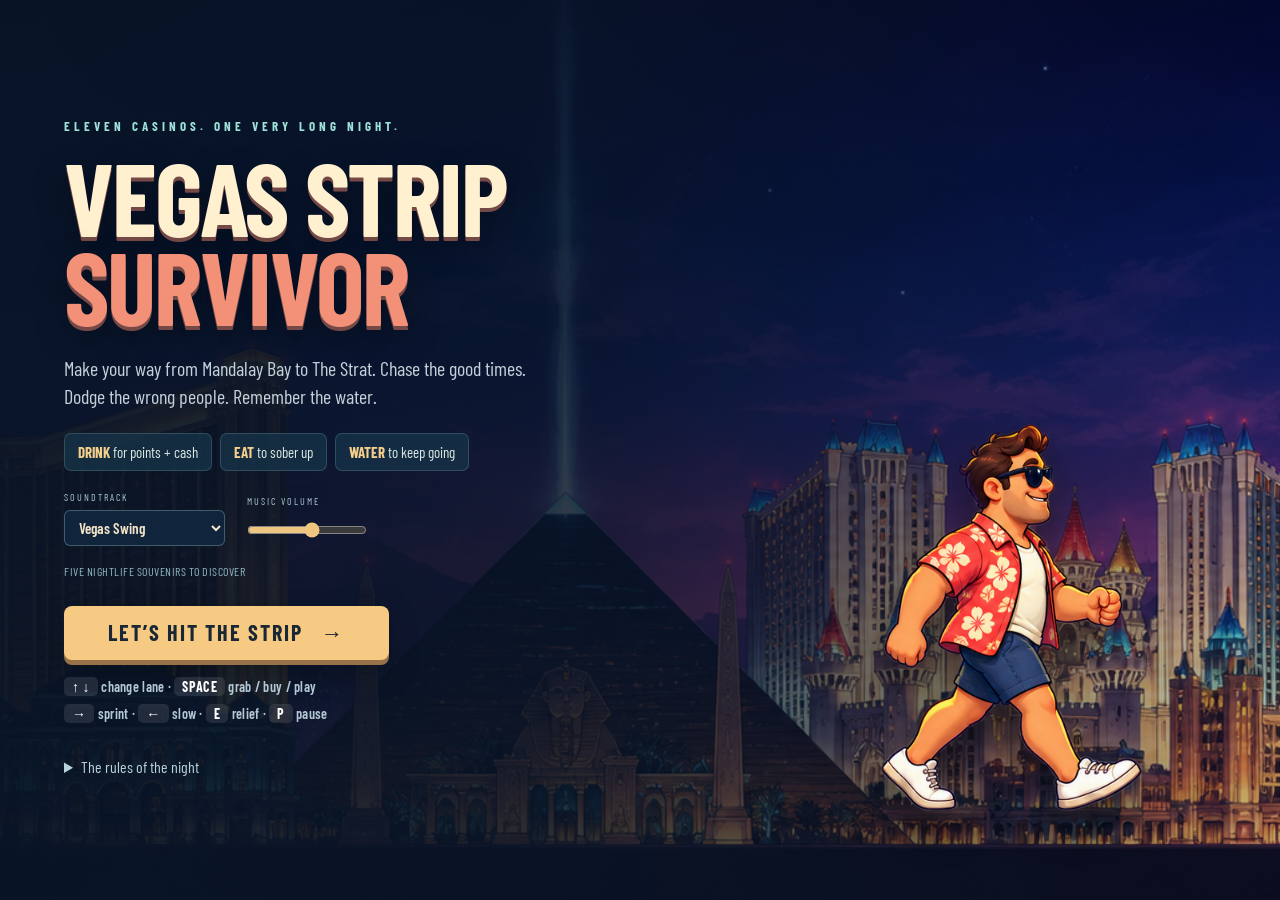
<file: index.html>
<!DOCTYPE html>
<html lang="en">
<head>
  <meta charset="UTF-8">
  <meta name="viewport" content="width=device-width, initial-scale=1.0">
  <meta http-equiv="refresh" content="0; url=./vegas-neon-redux.html">
  <meta name="description" content="Play Vegas Strip Survivor: dodge the crowds, collect drinks, and survive a night on the Strip.">
  <title>Vegas Strip Survivor</title>
  <style>
    body { margin: 0; min-height: 100vh; display: grid; place-items: center; background: #07030f; color: #fff; font-family: system-ui, sans-serif; }
    main { padding: 2rem; text-align: center; }
    h1 { color: #ffc233; }
    a { display: inline-block; padding: 1rem 1.5rem; border-radius: .75rem; background: #ff2d78; color: #fff; font-weight: 700; text-decoration: none; }
    a:focus-visible { outline: 3px solid #00e5ff; outline-offset: 4px; }
  </style>
</head>
<body>
  <main>
    <h1>Vegas Strip Survivor</h1>
    <p>Opening the game…</p>
    <a href="./vegas-neon-redux.html">Play now</a>
  </main>
</body>
</html>
</file>
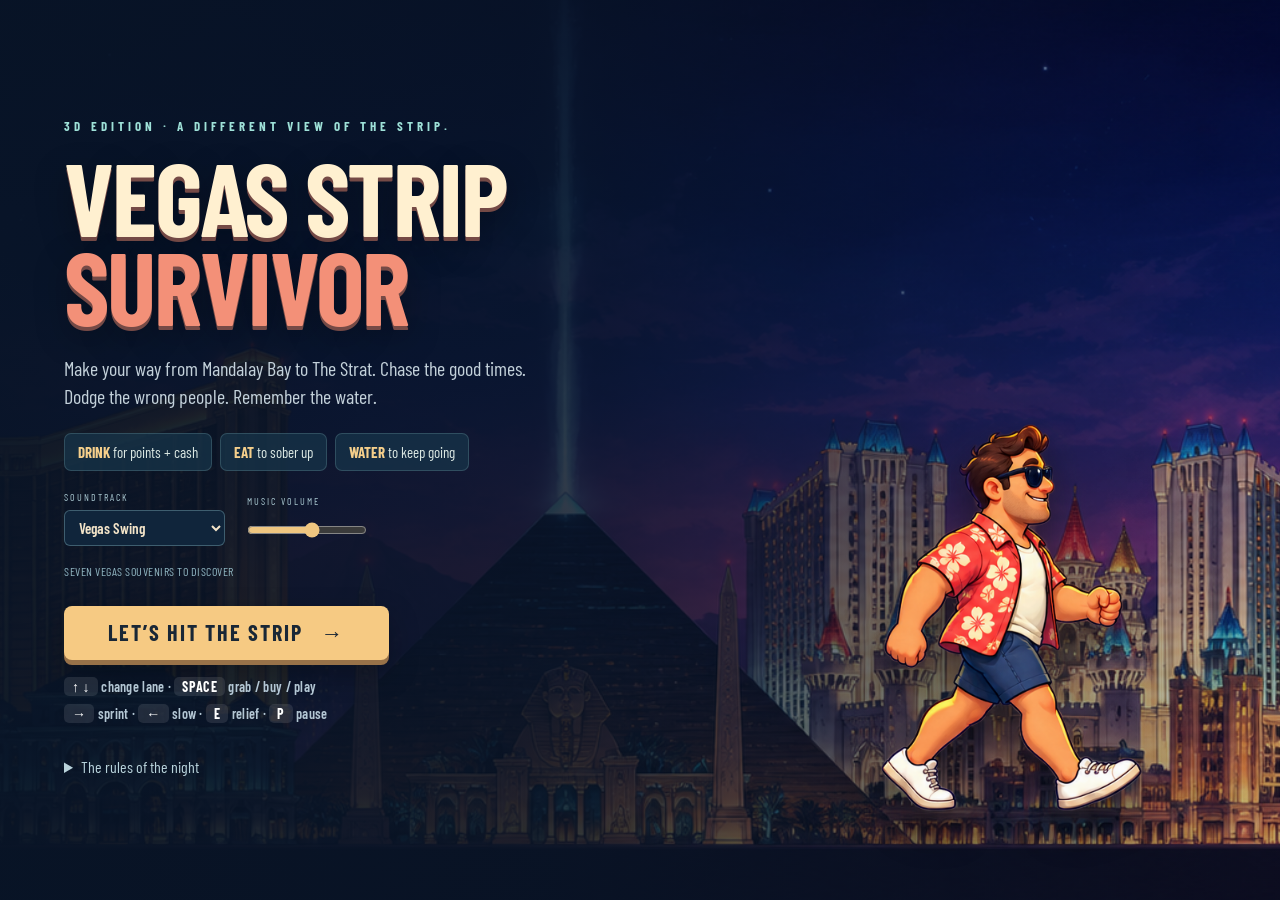
<file: vegas-3d.html>
<!DOCTYPE html>
<html lang="en">
<head>
<meta charset="UTF-8">
<meta name="viewport" content="width=device-width, initial-scale=1.0">
<title>Vegas Strip Survivor — 3D Edition</title>
<style>
  @import url('https://fonts.googleapis.com/css2?family=Monoton&family=Barlow+Condensed:wght@500;600;700&display=swap');

  :root {
    --neon-pink: #ff2d78;
    --neon-cyan: #00e5ff;
    --neon-gold: #ffc233;
    --sick-green: #7fff5a;
    --ink: #07030f;
    --panel: rgba(10, 5, 24, 0.72);
  }

  * { margin: 0; padding: 0; box-sizing: border-box; }

  html, body {
    height: 100%;
    background: var(--ink);
    overflow: hidden;
    font-family: 'Barlow Condensed', 'Arial Narrow', sans-serif;
    user-select: none;
  }

  canvas { display: block; width: 100vw; height: 100vh; touch-action: none; }

  /* ---------- HUD ---------- */
  #hud {
    position: fixed; inset: 0;
    pointer-events: none;
    z-index: 5;
    opacity: 0;
    transition: opacity 0.6s;
  }
  #hud.on { opacity: 1; }

  .meter-panel {
    position: absolute; top: 14px; left: 14px;
    background: var(--panel);
    border: 1px solid rgba(255, 45, 120, 0.35);
    border-radius: 10px;
    padding: 10px 14px 12px;
    backdrop-filter: blur(4px);
    min-width: 230px;
  }
  .meter { margin-bottom: 8px; }
  .meter:last-child { margin-bottom: 0; }
  .meter .lbl {
    display: flex; justify-content: space-between;
    font-size: 13px; font-weight: 700; letter-spacing: 2px;
    margin-bottom: 3px;
  }
  .meter .lbl .warn { font-weight: 600; opacity: 0; transition: opacity .3s; }
  .meter .lbl .warn.show { opacity: 1; animation: blink 0.7s infinite; }
  @keyframes blink { 50% { opacity: 0.25; } }
  .meter .track {
    height: 12px; border-radius: 6px;
    background: rgba(255,255,255,0.08);
    overflow: hidden;
  }
  .meter .fill { height: 100%; border-radius: 6px; transition: width .25s; }
  #drunk-lbl { color: var(--neon-pink); }
  #drunk-fill { background: linear-gradient(90deg, #ff8ab0, #ff2d78, #d40045); box-shadow: 0 0 10px #ff2d7890; width: 0%; }
  #hyd-lbl { color: var(--neon-cyan); }
  #hyd-fill { background: linear-gradient(90deg, #007a99, #00e5ff); box-shadow: 0 0 10px #00e5ff90; width: 100%; }
  #blad-lbl { color: #ffd24a; }
  #blad-fill { background: linear-gradient(90deg, #b8901f, #ffd24a); box-shadow: 0 0 10px #ffd24a90; width: 0%; }

  #score-panel {
    position: absolute; top: 14px; right: 14px;
    background: var(--panel);
    border: 1px solid rgba(255, 194, 51, 0.35);
    border-radius: 10px;
    padding: 8px 16px;
    text-align: right;
    backdrop-filter: blur(4px);
  }
  #score-val {
    font-size: 30px; font-weight: 700; color: var(--neon-gold);
    text-shadow: 0 0 12px rgba(255,194,51,0.6);
    line-height: 1;
  }
  #score-panel .sub {
    font-size: 12px; letter-spacing: 2px; color: #b9a8d8; font-weight: 600;
  }
  #tally {
    font-size: 14px; color: #d8ccf0; margin-top: 4px; letter-spacing: 1px;
  }

  #sick-banner {
    position: absolute; top: 110px; left: 50%; transform: translateX(-50%);
    font-size: 26px; font-weight: 700; letter-spacing: 6px;
    color: var(--sick-green);
    text-shadow: 0 0 18px var(--sick-green);
    opacity: 0; transition: opacity .3s;
  }
  #sick-banner.show { opacity: 1; animation: blink .5s infinite; }

  #buzz-banner {
    position: absolute; top: 150px; left: 50%; transform: translateX(-50%);
    font-size: 22px; font-weight: 700; letter-spacing: 5px;
    color: #8fd4ff;
    text-shadow: 0 0 16px #8fd4ff;
    opacity: 0; transition: opacity .3s;
  }
  #buzz-banner.show { opacity: 1; animation: blink .8s infinite; }
  .rule.r-pee { border-color: rgba(143,212,255,.4); } .rule.r-pee h3 { color: #8fd4ff; }

  /* ---------- Zone marquee card ---------- */
  #zone-card {
    position: absolute; top: 12%; left: 50%;
    transform: translateX(-50%) scale(0.85);
    text-align: center;
    opacity: 0;
    transition: opacity .5s, transform .5s;
    white-space: nowrap;
  }
  #zone-card.show { opacity: 1; transform: translateX(-50%) scale(1); }
  #zone-card .eyebrow {
    font-size: 14px; letter-spacing: 6px; color: #b9a8d8; font-weight: 600;
    margin-bottom: 2px;
  }
  #zone-card .name {
    font-family: 'Monoton', cursive;
    font-size: clamp(26px, 5vw, 52px);
    font-weight: 400;
    line-height: 1.15;
  }

  /* ---------- Progress bar ---------- */
  #progress {
    position: absolute; bottom: 16px; left: 50%;
    transform: translateX(-50%);
    width: min(680px, 78vw);
  }
  #progress .rail {
    position: relative;
    height: 6px; border-radius: 3px;
    background: rgba(255,255,255,0.1);
  }
  #progress .done {
    position: absolute; left: 0; top: 0; bottom: 0;
    border-radius: 3px; width: 0%;
    background: linear-gradient(90deg, var(--neon-pink), var(--neon-gold));
    box-shadow: 0 0 10px rgba(255,45,120,0.7);
    transition: width .3s;
  }
  #progress .ticks { position: absolute; inset: 0; }
  #progress .tick {
    position: absolute; top: 50%;
    width: 10px; height: 10px; border-radius: 50%;
    transform: translate(-50%, -50%);
    background: #241436;
    border: 2px solid #4a3466;
    transition: background .3s, border-color .3s, box-shadow .3s;
  }
  #progress .tick.hit {
    background: var(--neon-gold); border-color: #fff0c0;
    box-shadow: 0 0 8px var(--neon-gold);
  }
  #zone-now {
    text-align: center; margin-top: 9px;
    font-size: 14px; letter-spacing: 4px; font-weight: 700;
    color: #d8ccf0; text-shadow: 0 0 8px rgba(216,204,240,.4);
  }

  #hint {
    position: absolute; bottom: 16px; right: 16px;
    font-size: 12px; letter-spacing: 1.5px; color: #7a6a99; font-weight: 600;
  }

  /* ---------- Screens ---------- */
  .screen {
    position: fixed; inset: 0;
    display: flex; flex-direction: column;
    align-items: center; justify-content: center;
    background: radial-gradient(ellipse at 50% 120%, rgba(90,20,90,0.45), transparent 60%),
                linear-gradient(#07030f, #14082b);
    z-index: 10;
    text-align: center;
    padding: 24px;
    transition: opacity .5s;
  }
  .screen.hidden { opacity: 0; pointer-events: none; }

  .screen .eyebrow {
    font-size: 15px; letter-spacing: 8px; color: #b9a8d8;
    font-weight: 600; margin-bottom: 8px;
  }
  .title {
    font-family: 'Monoton', cursive;
    font-weight: 400;
    font-size: clamp(34px, 7vw, 76px);
    line-height: 1.15;
    color: var(--neon-pink);
    text-shadow: 0 0 14px rgba(255,45,120,.8), 0 0 50px rgba(255,45,120,.45);
    animation: buzz 4s infinite;
  }
  .title .alt {
    color: var(--neon-cyan);
    text-shadow: 0 0 14px rgba(0,229,255,.8), 0 0 50px rgba(0,229,255,.45);
  }
  @keyframes buzz {
    0%, 91%, 94%, 100% { opacity: 1; }
    92%, 95% { opacity: 0.65; }
  }
  .sub {
    margin-top: 10px; font-size: 18px; letter-spacing: 3px;
    color: #d8ccf0; font-weight: 600;
  }

  .rules {
    display: flex; gap: 14px; margin: 30px 0 8px;
    flex-wrap: wrap; justify-content: center;
  }
  .rule {
    background: var(--panel);
    border: 1px solid rgba(255,255,255,0.12);
    border-radius: 12px;
    padding: 14px 18px;
    width: 190px;
  }
  .rule .ico { font-size: 30px; }
  .rule h3 {
    font-size: 17px; letter-spacing: 2px; margin: 6px 0 4px; font-weight: 700;
  }
  .rule p { font-size: 14.5px; line-height: 1.35; color: #b9a8d8; font-weight: 500; }
  .rule.r-drink { border-color: rgba(255,194,51,.4); } .rule.r-drink h3 { color: var(--neon-gold); }
  .rule.r-food  { border-color: rgba(255,45,120,.4); } .rule.r-food h3 { color: var(--neon-pink); }
  .rule.r-water { border-color: rgba(0,229,255,.4); }  .rule.r-water h3 { color: var(--neon-cyan); }
  .rule.r-sick  { border-color: rgba(127,255,90,.4); } .rule.r-sick h3 { color: var(--sick-green); }

  .controls {
    margin-top: 14px; font-size: 15px; letter-spacing: 1px;
    color: #9d8cc0; font-weight: 600;
  }
  .controls b {
    color: #fff; background: rgba(255,255,255,0.1);
    padding: 1px 8px; border-radius: 5px; font-weight: 700;
  }

  .btn {
    margin-top: 26px;
    pointer-events: auto;
    cursor: pointer;
    font-family: 'Barlow Condensed', sans-serif;
    font-size: 22px; font-weight: 700; letter-spacing: 5px;
    color: #07030f;
    background: linear-gradient(90deg, var(--neon-gold), #ffd970);
    border: none; border-radius: 10px;
    padding: 13px 44px;
    box-shadow: 0 0 22px rgba(255,194,51,.55);
    transition: transform .15s, box-shadow .15s;
  }
  .btn:hover { transform: scale(1.05); box-shadow: 0 0 32px rgba(255,194,51,.8); }

  /* end screen */
  #end-title { font-family: 'Monoton', cursive; font-weight: 400; font-size: clamp(30px, 6vw, 64px); line-height: 1.15; }
  #end-title.win  { color: var(--neon-gold); text-shadow: 0 0 16px rgba(255,194,51,.8), 0 0 55px rgba(255,194,51,.4); }
  #end-title.lose { color: var(--neon-pink); text-shadow: 0 0 16px rgba(255,45,120,.8), 0 0 55px rgba(255,45,120,.4); }
  #end-sub { margin-top: 12px; font-size: 19px; color: #d8ccf0; letter-spacing: 2px; font-weight: 600; max-width: 560px; }
  #end-stats {
    margin-top: 24px;
    background: var(--panel);
    border: 1px solid rgba(255,255,255,0.12);
    border-radius: 12px;
    padding: 16px 26px;
    min-width: 300px;
  }
  #end-stats .row {
    display: flex; justify-content: space-between; gap: 40px;
    font-size: 17px; padding: 4px 0; letter-spacing: 1px; font-weight: 600;
    color: #d8ccf0;
  }
  #end-stats .row b { color: var(--neon-gold); font-weight: 700; }
  #end-stats .row.total {
    border-top: 1px solid rgba(255,255,255,0.15);
    margin-top: 6px; padding-top: 9px; font-size: 20px;
  }

  #cash-val {
    font-size: 20px; font-weight: 700; color: #3dff8f;
    text-shadow: 0 0 10px rgba(61,255,143,.5);
    margin-top: 2px; line-height: 1;
  }
  #cash-val.low {   /* below fine money: one ticket ends the night */
    color: #ff5c5c;
    text-shadow: 0 0 10px rgba(255,92,92,.6);
    animation: cashPulse 0.9s infinite;
  }
  @keyframes cashPulse { 50% { opacity: 0.4; } }
  #combo-val {
    font-size: 15px; font-weight: 700; color: var(--neon-pink);
    text-shadow: 0 0 8px rgba(255,45,120,.5);
    margin-top: 5px; letter-spacing: 1px;
    transition: opacity .3s;
  }
  #lastcall-val {
    font-size: 12.5px; font-weight: 600; color: var(--neon-gold);
    letter-spacing: 1px; margin-top: 2px;
  }

  /* ---------- slot machine screen ---------- */
  #slot-screen { background: rgba(5,2,16,0.82); }
  #slot-panel {
    background: linear-gradient(#241238, #140a24);
    border: 2px solid rgba(255,194,51,.55);
    border-radius: 18px;
    box-shadow: 0 0 44px rgba(255,194,51,.22);
    padding: 24px 34px 26px;
    width: min(440px, 94vw);
    text-align: center;
  }
  #slot-marquee {
    font-family: 'Monoton', cursive; font-weight: 400;
    font-size: 32px; color: var(--neon-gold);
    text-shadow: 0 0 14px rgba(255,194,51,.8);
  }
  #slot-reels { display: flex; gap: 12px; justify-content: center; margin: 18px 0 14px; }
  .reel {
    width: 84px; height: 96px; border-radius: 10px;
    background: linear-gradient(#f8f4ea, #cfc6b2);
    border: 3px solid #8a6a20;
    font-size: 50px; line-height: 92px; text-align: center;
  }
  .reel.spin { filter: blur(1.2px); }
  #slot-msg { min-height: 26px; font-size: 20px; font-weight: 700; letter-spacing: 1px; color: #d8ccf0; }
  #slot-pay { font-size: 13.5px; color: #9d8cc0; letter-spacing: 0.5px; margin-top: 7px; font-weight: 600; }
  #slot-cash {
    font-size: 24px; font-weight: 700; color: #3dff8f; margin-top: 10px;
    text-shadow: 0 0 10px rgba(61,255,143,.5);
  }
  #slot-hyd-wrap { height: 8px; background: rgba(255,255,255,.1); border-radius: 4px; margin-top: 12px; overflow: hidden; }
  #slot-hyd { height: 100%; width: 100%; background: linear-gradient(90deg, #007a99, #00e5ff); border-radius: 4px; }
  #slot-hyd-lbl { font-size: 11.5px; letter-spacing: 2px; color: #00e5ff; margin-top: 5px; font-weight: 600; }
  #slot-btns { display: flex; gap: 12px; justify-content: center; margin-top: 16px; }
  #slot-btns .btn { margin-top: 0; padding: 10px 24px; font-size: 17px; letter-spacing: 3px; }
  #slot-btns .btn.ghost {
    background: transparent; color: #d8ccf0;
    border: 1px solid rgba(255,255,255,.3); box-shadow: none;
  }
  .rule.r-slots { border-color: rgba(255,194,51,.4); } .rule.r-slots h3 { color: var(--neon-gold); }
  .rule.r-ride  { border-color: rgba(255,143,61,.4); } .rule.r-ride h3 { color: #ff8f3d; }
  .rule.r-danger { border-color: rgba(200,162,255,.4); } .rule.r-danger h3 { color: #c8a2ff; }

  @media (prefers-reduced-motion: reduce) {
    .title { animation: none; }
    #sick-banner.show, .meter .lbl .warn.show { animation: none; }
  }
</style>
<link rel="stylesheet" href="redesign-ui.css">
<link rel="stylesheet" href="vegas-detours.css">
<link rel="stylesheet" href="vegas-rides.css">
<link rel="stylesheet" href="vegas-viewport-3d.css">
</head>
<body>
<div id="viewport-footer-size" aria-hidden="true"></div>
<canvas id="game" tabindex="0" aria-label="Vegas Strip Survivor game. Arrow keys move, space grabs, P pauses."></canvas>

<div id="hud">
  <div class="meter-panel">
    <div class="meter">
      <div class="lbl" id="drunk-lbl"><span>DRUNK <span class="meter-value" id="drunk-num">0</span></span><span class="warn" id="drunk-warn">EAT SOMETHING!</span></div>
      <div class="track"><div class="fill" id="drunk-fill"></div></div>
    </div>
    <div class="meter">
      <div class="lbl" id="hyd-lbl"><span>HYDRATION <span class="meter-value" id="hyd-num">100</span></span><span class="warn" id="hyd-warn">DRINK WATER!</span></div>
      <div class="track"><div class="fill" id="hyd-fill"></div></div>
    </div>
    <div class="meter">
      <div class="lbl" id="blad-lbl"><span>BLADDER <span class="meter-value" id="blad-num">0</span></span><span class="warn" id="blad-warn">FIND A SPOT! (E)</span></div>
      <div class="track"><div class="fill" id="blad-fill"></div></div>
    </div>
  </div>

  <div id="score-panel">
    <div id="score-val">0</div>
    <div class="sub">SCORE</div>
    <div id="cash-val">$50</div>
    <div class="sub">CASH</div>
    <div id="combo-val">COMBO ×1</div>
    <div id="lastcall-val">LAST CALL +1000</div>
    <div id="tally">🍸 0 &nbsp; 🌮 0 &nbsp; 💧 0</div>
  </div>

  <div id="hud-actions"><button class="hud-button" id="pause-btn" aria-label="Pause game">PAUSE</button><button class="hud-button" id="mute-btn" aria-label="Mute audio">SOUND ON</button><button class="hud-button" id="music-btn">♫ VEGAS SWING</button></div>
  <div id="sick-banner">🤢 YOU FEEL SICK 🤢</div>
  <div id="buzz-banner">🥱 TOO SOBER — THIS IS VEGAS 🥱</div>

  <div id="zone-card">
    <div class="eyebrow">NOW ENTERING</div>
    <div class="name" id="zone-name"></div>
  </div>

  <div id="progress">
    <div class="rail">
      <div class="done" id="prog-done"></div>
      <div class="ticks" id="prog-ticks"></div>
    </div>
    <div id="zone-now"></div>
  </div>

  <div id="detour-status" hidden></div>
  <div id="hint">↑↓ MOVE &nbsp; SPACE GRAB &nbsp; E PEE &nbsp; → SPRINT &nbsp; ← SLOW &nbsp; M MUTE &nbsp; P PAUSE</div>
</div>

<div class="screen hidden" id="slot-screen">
  <div id="slot-panel">
    <div id="slot-marquee">LUCKY 7</div>
    <div id="slot-reels">
      <div class="reel" id="reel0">7️⃣</div>
      <div class="reel" id="reel1">🍒</div>
      <div class="reel" id="reel2">🔔</div>
    </div>
    <div id="slot-msg">$25 a pull. Feeling lucky?</div>
    <div id="slot-pay">7️⃣×3 $500 &nbsp; 💎×3 $300 &nbsp; 🔔×3 $150 &nbsp; 🍒×3 $100 &nbsp; ⭐×3 $75 &nbsp; 🍋×3 $50 &nbsp; pair $35</div>
    <div id="slot-cash">CASH $50</div>
    <div id="slot-clock">LAST CALL 4:54</div>
    <div id="slot-hyd-wrap"><div id="slot-hyd"></div></div>
    <div id="slot-hyd-lbl">HYDRATION KEEPS DRAINING — THE DESERT DOESN'T PAUSE</div>
    <div id="slot-btns">
      <button class="btn" id="pull-btn">PULL — $25 (SPACE)</button>
      <button class="btn ghost" id="leave-btn">WALK AWAY (ESC)</button>
    </div>
  </div>
</div>

<div class="screen hidden" id="detour-screen" role="dialog" aria-modal="true" aria-labelledby="detour-title" aria-describedby="detour-story">
  <div id="detour-panel">
    <div class="detour-art-wrap"><div id="detour-art" role="img" aria-label="Illustrated Vegas detour"></div><canvas id="ride-preview" width="640" height="640" role="img" aria-label="Animated Vegas attraction" hidden></canvas><div class="detour-art-caption">A NIGHT TO REMEMBER. SORT OF.</div></div>
    <div class="detour-content">
      <div id="detour-tag"></div><h2 id="detour-title" tabindex="-1"></h2><p id="detour-story"></p>
      <div class="detour-meters"><div><span>CASH</span><b id="detour-cash"></b></div><div><span>DRUNK</span><b id="detour-drunk"></b></div><div><span>WATER</span><b id="detour-hyd"></b></div><div><span>LAST CALL</span><b id="detour-clock"></b></div></div>
      <p id="detour-note"></p>
      <div id="detour-controls">
        <button class="detour-choice" id="detour-choice-0" type="button"><b id="detour-label-0"></b><span id="detour-effect-0"></span><em id="detour-warning-0"></em></button>
        <button class="detour-choice" id="detour-choice-1" type="button"><b id="detour-label-1"></b><span id="detour-effect-1"></span><em id="detour-warning-1"></em></button>
        <button class="detour-choice" id="detour-choice-2" type="button"><b id="detour-label-2"></b><span id="detour-effect-2"></span><em id="detour-warning-2"></em></button>
        <div class="detour-key-help">TAB to choose · ENTER to confirm · ESC focuses the free exit</div>
      </div>
      <button class="btn" id="ride-skip" type="button" hidden>SKIP TO ARRIVAL →</button>
      <div id="detour-result" hidden aria-live="polite"><div id="detour-souvenir"></div><p id="detour-summary"></p><button class="btn" id="detour-continue">BACK TO THE STRIP →</button></div>
    </div>
  </div>
</div>

<div class="screen" id="start-screen">
  <div class="intro-character" aria-hidden="true"></div>
  <div class="intro-copy">
    <div class="intro-kicker">3D EDITION · A DIFFERENT VIEW OF THE STRIP.</div>
    <h1 class="intro-title">Vegas Strip<br><span>Survivor</span></h1>
    <p class="intro-desc">Make your way from Mandalay Bay to The Strat. Chase the good times. Dodge the wrong people. Remember the water.</p>
    <div class="intro-loop"><span><b>DRINK</b> for points + cash</span><span><b>EAT</b> to sober up</span><span><b>WATER</b> to keep going</span></div>
    <div class="music-settings">
      <label for="music-style">SOUNDTRACK
        <select id="music-style"><option value="swing">Vegas Swing</option><option value="funk">Poolside Funk</option><option value="lounge">After Hours Lounge</option><option value="off">Off</option></select>
      </label>
      <label for="music-volume">MUSIC VOLUME
        <input id="music-volume" type="range" min="0" max="100" value="55" aria-label="Music volume">
      </label>
    </div>
    <div id="best-line"></div>
    <div id="souvenir-line"></div>
    <button class="btn" id="start-btn">LET’S HIT THE STRIP &nbsp; →</button>
    <div class="controls" id="start-controls"><b>↑ ↓</b> change lane · <b>SPACE</b> grab / buy / play<br><b>→</b> sprint · <b>←</b> slow · <b>E</b> relief · <b>P</b> pause</div>
    <details class="how-to">
      <summary>The rules of the night</summary>
      <p><b>Keep a little buzz.</b> Drinks earn points, cash and a combo multiplier. Too much booze means blackout; stay sober too long and your score starts slipping. Food lowers your drunk meter. Water restores hydration.</p>
      <p><b>Watch the crowd.</b> Dodge flyers, showgirls, mascots, scooters and pickpockets. Three hits in twelve seconds ends your night. A second police collision, riding into a cop, or bumping one at 60+ drunk means arrest.</p>
      <p><b>Spend wisely.</b> Water carts cost $20, food costs $35, slots cost $25 a pull. Your last-call clock and hydration keep draining while you gamble. Drinks fill your bladder; E takes a relief break. A cop on screen means a $75 fine. If you can’t pay, you’re done.</p>
      <p><b>Take a detour.</b> Look for STORY doorways: a champagne club, wedding chapel, buffet, pool party, and casino security. Press SPACE nearby to visit. At 70+ drunk you may stumble into the club. Choices show their costs; nothing is purchased automatically. Look for RIDE entrances for the High Roller and the Big Apple Coaster at New York–New York. Collect seven souvenirs across your runs. Ride prices are fictional game prices.</p>
      <p><b>The night keeps going.</b> Reach The Strat to bank a lap bonus. The next lap is faster and busier. Wheels help you move quickly, but one collision means a wipeout.</p>
    </details>
  </div>
</div>

<div class="screen hidden" id="end-screen">
  <div id="end-title"></div>
  <div id="end-sub"></div>
  <div id="end-stats"></div>
  <button class="btn" id="retry-btn">WALK IT AGAIN</button>
</div>

<script src="vegas-art-3d.js"></script>
<script src="vegas-music.js"></script>
<script src="vegas-rides.js"></script>
<script src="vegas-detours-3d.js"></script>
<script>
'use strict';

/* =========================================================
   Vegas Strip Survivor — Neon Redux
   Single-file canvas side-scroller.
   ========================================================= */

const canvas = document.getElementById('game');
const ctx = canvas.getContext('2d');
let W = 0, H = 0, DPR = 1;

function resize() {
  const view = window.visualViewport;
  const visibleWidth = view?.width || window.innerWidth;
  const visibleHeight = view?.height || window.innerHeight;
  const footer = document.getElementById('viewport-footer-size').getBoundingClientRect().height;
  DPR = Math.min(window.devicePixelRatio || 1, 2);
  W = Math.max(1, visibleWidth);
  H = Math.max(1, visibleHeight - Math.max(48, footer));
  const style = document.documentElement.style;
  style.setProperty('--view-width', W + 'px');
  style.setProperty('--view-height', visibleHeight + 'px');
  style.setProperty('--play-height', H + 'px');
  style.setProperty('--view-left', (view?.offsetLeft || 0) + 'px');
  style.setProperty('--view-top', (view?.offsetTop || 0) + 'px');
  canvas.width = Math.round(W * DPR);
  canvas.height = Math.round(H * DPR);
  ctx.setTransform(DPR, 0, 0, DPR, 0, 0);
}
window.addEventListener('resize', resize);
window.visualViewport?.addEventListener('resize', resize);
window.visualViewport?.addEventListener('scroll', resize);
resize();

const REDUCED_MOTION = window.matchMedia('(prefers-reduced-motion: reduce)').matches;

/* ---------- deterministic pseudo-random (stable scenery) ---------- */
function rnd(seed) {
  const x = Math.sin(seed * 127.1 + 311.7) * 43758.5453;
  return x - Math.floor(x);
}

/* ---------- config ---------- */
const TOTAL = 30000;              // world length in px
const BASE_SPEED = 150;           // walk speed px/s
const ROWS = [                    // sidewalk depth rows: far -> near
  { yf: 0.720, s: 0.72 },
  { yf: 0.815, s: 0.94 },
  { yf: 0.910, s: 1.16 },
];
const PLAYER_SCREEN_X = 0.30;     // player's fixed fraction of screen width

const ZONES = [   // haz = hazard-density personality per zone
  { name: 'MANDALAY BAY',   color: '#ffc233', haz: 0.75 },
  { name: 'LUXOR',          color: '#e8d9a0', haz: 0.85 },
  { name: 'EXCALIBUR',      color: '#ff5c5c', haz: 0.9  },
  { name: 'MGM GRAND',      color: '#3dff8f', haz: 1.0  },
  { name: 'BELLAGIO',       color: '#8fd4ff', haz: 0.9  },
  { name: 'CAESARS PALACE', color: '#fff2c0', haz: 1.05 },
  { name: 'THE VENETIAN',   color: '#ffb066', haz: 1.1  },
  { name: 'TREASURE ISLAND',color: '#ff8f3d', haz: 1.15 },
  { name: 'WYNN',           color: '#d9a05c', haz: 1.2  },
  { name: 'CIRCUS CIRCUS',  color: '#ff5cd9', haz: 1.5  },
  { name: 'THE STRAT',      color: '#00e5ff', haz: 1.25 },
];
const ZONE_LEN = TOTAL / ZONES.length;

const DRINKS = [
  { id: 'beer',      name: 'Draft Beer',      pts: 50,  drunk: 8,  hyd: 7,  glass: 'mug',       c: '#ffc233' },
  { id: 'marg',      name: 'Margarita',       pts: 80,  drunk: 12, hyd: 9,  glass: 'marg',      c: '#aaff66' },
  { id: 'martini',   name: 'Martini',         pts: 100, drunk: 15, hyd: 10, glass: 'martini',   c: '#d8f7ff' },
  { id: 'shot',      name: 'Tequila Shot',    pts: 130, drunk: 20, hyd: 12, glass: 'shot',      c: '#ffdf80' },
  { id: 'hurricane', name: 'Hurricane',       pts: 90,  drunk: 13, hyd: 9,  glass: 'hurricane', c: '#ff5c8a' },
  { id: 'champ',     name: 'Champagne',       pts: 110, drunk: 14, hyd: 9,  glass: 'flute',     c: '#ffe9a0' },
  { id: 'wine',      name: 'Red Wine',        pts: 70,  drunk: 11, hyd: 8,  glass: 'wine',      c: '#c03060' },
  { id: 'tiki',      name: 'Tiki Mai Tai',    pts: 95,  drunk: 13, hyd: 9,  glass: 'tiki',      c: '#ff9f45' },
  { id: 'fishbowl',  name: 'Fishbowl',        pts: 150, drunk: 22, hyd: 14, glass: 'bowl',      c: '#45c8ff' },
  { id: 'tallboy',   name: 'Tallboy',         pts: 55,  drunk: 9,  hyd: 7,  glass: 'can',       c: '#c0c8d8' },
  { id: 'oldfash',   name: 'Old Fashioned',   pts: 105, drunk: 14, hyd: 10, glass: 'rocks',     c: '#e08830' },
  { id: 'daiquiri',  name: 'Frozen Daiquiri', pts: 85,  drunk: 12, hyd: 8,  glass: 'daiq',      c: '#ff6fb0' },
];

const FOODS = [
  { id: 'taco',   name: 'Street Taco',     pts: 15, drunk: -18, kind: 'taco'   },
  { id: 'pizza',  name: 'Dollar Slice',    pts: 15, drunk: -16, kind: 'pizza'  },
  { id: 'shrimp', name: 'Shrimp Cocktail', pts: 20, drunk: -14, kind: 'shrimp' },
  { id: 'burger', name: 'Casino Burger',   pts: 20, drunk: -24, kind: 'burger' },
];

const WATER = { pts: 10, hyd: 32 };

const HAZARDS = [   // each has a signature consequence (see collision switch)
  { id: 'flyer',    name: 'Flyer Guy',        walk: 70,  w: 34 },   // hands full 3s
  { id: 'showgirl', name: 'Showgirl',         walk: 45,  w: 40 },   // controls reversed 2.5s
  { id: 'mascot',   name: 'Costumed Character', walk: 32, w: 46 },  // $10 photo fee
  { id: 'tourist',  name: 'Drunk Tourist',    walk: 55,  w: 38 },   // shove + spill
  { id: 'robot',    name: 'Street Performer', walk: 0,   w: 34 },   // classic block
  { id: 'cop',      name: 'LVPD Officer',     walk: 38,  w: 36 },   // tickets public urination
  { id: 'scooter',  name: 'Scooter Tourist',  walk: 195, w: 42 },   // flattens you; speed varies per spawn, half swerve
  { id: 'thief',    name: 'Pickpocket',       walk: 85,  w: 34 },   // steals ALL your cash
];

const RIDES = [   // grabbable wheels: huge speed, but hazards close fast and one hit is a wipeout
  { id: 'skate', name: 'Skateboard', mult: 1.9, time: 9,   c: '#ff8f3d' },
  { id: 'bike',  name: 'BMX Bike',   mult: 2.4, time: 6.5, c: '#3dff8f' },
];

/* ---------- tiny synth ---------- */
let ac = null, muted = false;
function audio() {
  if (!ac) { try { ac = new (window.AudioContext || window.webkitAudioContext)(); } catch (e) {} }
  return ac;
}
function tone(f0, f1, dur, type, gain) {
  const a = audio();
  if (!a || muted) return;
  const o = a.createOscillator(), g = a.createGain();
  o.type = type; o.frequency.setValueAtTime(f0, a.currentTime);
  o.frequency.exponentialRampToValueAtTime(Math.max(f1, 1), a.currentTime + dur);
  g.gain.setValueAtTime(gain, a.currentTime);
  g.gain.exponentialRampToValueAtTime(0.0001, a.currentTime + dur);
  o.connect(g); g.connect(a.destination);
  o.start(); o.stop(a.currentTime + dur);
}
const sfx = {
  drink: () => { tone(520, 880, 0.16, 'triangle', 0.12); tone(780, 1200, 0.12, 'sine', 0.06); },
  food:  () => tone(300, 420, 0.15, 'square', 0.07),
  water: () => { tone(700, 500, 0.10, 'sine', 0.10); tone(900, 650, 0.14, 'sine', 0.06); },
  hit:   () => { tone(160, 60, 0.25, 'sawtooth', 0.14); },
  sick:  () => tone(220, 110, 0.5, 'square', 0.06),
  zone:  () => { tone(660, 660, 0.1, 'triangle', 0.08); setTimeout(() => tone(880, 880, 0.16, 'triangle', 0.08), 110); },
  win:   () => { [523, 659, 784, 1047].forEach((f, i) => setTimeout(() => tone(f, f, 0.22, 'triangle', 0.12), i * 140)); },
  lose:  () => { [392, 330, 262, 196].forEach((f, i) => setTimeout(() => tone(f, f * 0.9, 0.3, 'sawtooth', 0.09), i * 180)); },
  noCash: () => tone(150, 100, 0.2, 'square', 0.08),
  siren: () => { [880, 660, 880, 660].forEach((f, i) => setTimeout(() => tone(f, f, 0.16, 'square', 0.07), i * 180)); },
  relief: () => tone(620, 280, 0.7, 'sine', 0.07),
  accident: () => { [320, 260, 210, 150].forEach((f, i) => setTimeout(() => tone(f, f * 0.8, 0.22, 'sawtooth', 0.08), i * 150)); },
};

/* Music arrangements and scheduler live in vegas-music.js. */

/* ---------- game state ---------- */
let game = null;
let phase = 'start';   // start | play | slots | detour | end
let paused = false;
const HS_KEY = 'vss-3d-best';
let bestScore = 0;
try { bestScore = +(localStorage.getItem(HS_KEY) || 0); } catch (e) {}

function newGame() {
  const g = {
    x: 0,                    // player world x
    row: 1, rowY: 1,         // target row / interpolated row
    speed: BASE_SPEED,
    drunk: 0, hyd: 100,
    bladder: 0, peeing: 0, peeTicketed: false,
    soberT: 0, buzzkill: false,
    handsFull: 0, dazzled: 0,
    combo: 1, bestCombo: 1,
    lastCall: 1000, lastCallWarned: false,
    runTime: 0,
    lap: 1,
    riding: 0, ride: null,
    recentHits: [],          // hit timestamps for the 12s trample window
    copStrikes: 0,           // sober cop bumps; 2 = arrested (persists across laps)
    cash: 50, slotNet: 0,
    detour: null, nextDetourAt: 18, autoClubLap: 0, vipTime: 0, souvenirs: new Set(),
    sick: false,
    score: 0,
    stagger: 0, invuln: 0,
    walkPhase: 0,
    counts: { drink: 0, food: 0, water: 0, hits: 0, pees: 0, accidents: 0, tickets: 0, detours: 0 },
    entities: [],            // {kind:'drink'|'food'|'water'|'hazard'|'slot'|'vendor', worldX, row, type, t, dead}
    particles: [],           // {x,y,vx,vy,life,text?,c,r?}
    taxis: [],
    spawnCursor: 900,
    lastHazardRow: -1,
    lastWaterX: 0, lastFoodX: 0, lastRideX: 0,   // director bookkeeping
    grabTarget: null,
    zoneIdx: -1,
    time: 0,
    shake: 0,
    over: null,              // 'blackout' | 'collapse' | 'arrested' | 'broke' | 'trampled' (no win — the Strip loops forever)
  };
  buildStrip(g);
  return g;
}

// pre-placed fixtures for one pass of the Strip (fresh each lap)
function buildStrip(g) {
  // slot machines outside every casino (zone boundaries), against the buildings (row 0)
  const slotXs = [];
  for (let i = 1; i < ZONES.length; i++) {
    const sx2 = i * ZONE_LEN + 450;
    slotXs.push(sx2);
    g.entities.push({ kind: 'slot', worldX: sx2, row: 0, t: Math.random() * 10, dead: false, seed: i });
  }
  // vendor carts, alternating water/food, nudged clear of slot machines
  let vx = 1600, vi = 0;
  while (vx < TOTAL - 800) {
    let x = vx;
    for (const sx2 of slotXs) if (Math.abs(x - sx2) < 420) x += 480;
    const item = vi % 2 === 0 ? 'water' : 'food';
    g.entities.push({
      kind: 'vendor', worldX: x, row: 0, t: 0, dead: false, item,
      price: item === 'water' ? 20 : 35,
      food: FOODS[vi % FOODS.length],
    });
    vi++;
    vx += 2300 + (vi % 3) * 260;
  }
  buildDetourStops(g);
}

/* ---------- input ---------- */
const keys = {};
window.addEventListener('keydown', (e) => {
  if (phase === 'detour') { handleDetourKey(e); return; }
  if (e.target?.closest?.('select, input')) return;
  if (e.target?.closest?.('button, summary') && (e.key === ' ' || e.key === 'Enter')) return;
  if (['ArrowUp','ArrowDown','ArrowLeft','ArrowRight',' '].includes(e.key)) e.preventDefault();
  const k = e.key.toLowerCase();
  if (k === 'm') { if (!e.repeat) toggleMute(); return; }
  if (k === 'p' && phase === 'play') { if (!e.repeat) togglePause(); return; }
  if (phase === 'slots') {
    if (k === ' ') slotPull();
    if (k === 'escape' || k === 'enter') exitSlots();
    return;
  }
  if (phase === 'start' && (k === 'enter' || k === ' ')) { startGame(); return; }
  if (phase === 'end' && (k === 'enter' || k === ' ')) { startGame(); return; }
  if (keys[k]) return;
  keys[k] = true;
  if (phase === 'play' && !paused && k === ' ') { tryGrab(); return; }
  if (phase === 'play' && !paused && k === 'e') { startPee(); return; }
  if (phase === 'play' && !paused && game.stagger <= 0 && game.peeing <= 0) {
    let dir = 0;
    if (k === 'arrowup' || k === 'w') dir = -1;
    if (k === 'arrowdown' || k === 's') dir = 1;
    if (dir !== 0) {
      if (game.dazzled > 0) dir = -dir;   // showgirl got you
      // heavy drunk = chance the input goes the wrong way
      if (game.drunk > 60 && Math.random() < (game.drunk - 60) * 0.006) dir = -dir;
      game.row = Math.max(0, Math.min(2, game.row + dir));
    }
  }
});
window.addEventListener('keyup', (e) => { keys[e.key.toLowerCase()] = false; });

/* ---------- touch controls ---------- */
const IS_TOUCH = 'ontouchstart' in window;
let touchStart = null, lastTap = 0, holdTimer = null, sprintTouch = false;
canvas.addEventListener('touchstart', (ev) => {
  ev.preventDefault();
  const t0 = ev.touches[0];
  touchStart = { x: t0.clientX, y: t0.clientY, time: performance.now() };
  clearTimeout(holdTimer);
  holdTimer = setTimeout(() => { sprintTouch = true; keys['d'] = true; }, 350);
}, { passive: false });
canvas.addEventListener('touchend', (ev) => {
  ev.preventDefault();
  clearTimeout(holdTimer);
  if (sprintTouch) { sprintTouch = false; keys['d'] = false; touchStart = null; return; }
  if (!touchStart) return;
  const t0 = ev.changedTouches[0];
  const dy = t0.clientY - touchStart.y;
  const dx = t0.clientX - touchStart.x;
  const dur = performance.now() - touchStart.time;
  touchStart = null;
  if (phase === 'start' || phase === 'end') { startGame(); return; }
  if (phase !== 'play' || paused || !game) return;
  if (Math.abs(dy) > 30 && Math.abs(dy) > Math.abs(dx)) {
    if (game.stagger <= 0 && game.peeing <= 0) {
      let dir = dy < 0 ? -1 : 1;
      if (game.dazzled > 0) dir = -dir;
      if (game.drunk > 60 && Math.random() < (game.drunk - 60) * 0.006) dir = -dir;
      game.row = Math.max(0, Math.min(2, game.row + dir));
    }
  } else if (dur < 250) {
    const now = performance.now();
    if (now - lastTap < 300) { startPee(); lastTap = 0; }
    else { lastTap = now; tryGrab(); }
  }
}, { passive: false });
if (IS_TOUCH) {
  window.addEventListener('DOMContentLoaded', () => {
    $('hint').textContent = 'SWIPE ↑↓ MOVE · TAP GRAB · DOUBLE-TAP PEE · HOLD TO SPRINT';
    $('start-controls').textContent = 'Swipe up / down to change lane · Tap to grab · Double-tap for relief · Hold to sprint';
  });
}

/* ---------- HUD refs ---------- */
const $ = (id) => document.getElementById(id);
const mmss = (sec) => `${Math.floor(sec / 60)}:${String(Math.floor(sec % 60)).padStart(2, '0')}`;
const hud = $('hud');
const ticksEl = $('prog-ticks');
ZONES.forEach((z, i) => {
  const t = document.createElement('div');
  t.className = 'tick';
  t.style.left = (i / (ZONES.length - 1) * 100) + '%';
  ticksEl.appendChild(t);
});

let zoneCardTimer = null;
function showZoneCard(zone) {
  $('zone-name').textContent = zone.name;
  $('zone-name').style.color = zone.color;
  $('zone-name').style.textShadow = `0 0 14px ${zone.color}, 0 0 46px ${zone.color}66`;
  $('zone-card').classList.add('show');
  clearTimeout(zoneCardTimer);
  zoneCardTimer = setTimeout(() => $('zone-card').classList.remove('show'), 2600);
}

function updateHUD() {
  $('detour-status').hidden = game.vipTime <= 0;
  $('detour-status').textContent = `POOL VIP · ${Math.ceil(game.vipTime)}s · 1.5× DRINK POINTS · MORE HAZARDS`;
  $('drunk-num').textContent = Math.round(game.drunk);
  $('hyd-num').textContent = Math.round(game.hyd);
  $('blad-num').textContent = Math.round(game.bladder);
  $('drunk-fill').style.width = game.drunk.toFixed(1) + '%';
  $('hyd-fill').style.width = game.hyd.toFixed(1) + '%';
  $('blad-fill').style.width = game.bladder.toFixed(1) + '%';
  const dw = $('drunk-warn');
  if (game.drunk > 70) { dw.textContent = 'EAT SOMETHING!'; dw.classList.add('show'); }
  else if (game.buzzkill || game.soberT > 8) { dw.textContent = 'HAVE A DRINK!'; dw.classList.add('show'); }
  else dw.classList.remove('show');
  $('hyd-warn').classList.toggle('show', game.hyd < 30);
  $('blad-warn').classList.toggle('show', game.bladder > 80);
  $('buzz-banner').classList.toggle('show', game.buzzkill);
  const cv = $('combo-val');
  cv.textContent = 'COMBO ×' + game.combo;
  cv.style.opacity = game.combo > 1 ? 1 : 0.4;
  $('lastcall-val').textContent = game.lastCall > 0
    ? `⏰ LAST CALL ${mmss(game.lastCall / 3.4)}  (+${Math.round(game.lastCall)})`
    : 'LAST CALL OVER — FRIENDS ARE WAITING';
  $('score-val').textContent = Math.round(game.score);
  $('cash-val').textContent = '$' + game.cash;
  $('cash-val').classList.toggle('low', game.cash < 75);
  $('tally').innerHTML = `🍸 ${game.counts.drink} &nbsp; 🌮 ${game.counts.food} &nbsp; 💧 ${game.counts.water}`;
  $('sick-banner').classList.toggle('show', game.sick);
  $('prog-done').style.width = (game.x / TOTAL * 100) + '%';
  const zi = Math.min(ZONES.length - 1, Math.floor(game.x / ZONE_LEN));
  [...ticksEl.children].forEach((t, i) => t.classList.toggle('hit', i <= zi));
  $('zone-now').textContent = ZONES[zi].name + (game.lap > 1 ? ` · LAP ${game.lap}` : '');
}

/* ---------- spawning (director: fairness over luck) ---------- */
function spawnAhead() {
  const g = game;
  const camX = g.x - W * PLAYER_SCREEN_X;
  const horizon = camX + W * PLAYER_SCREEN_X + W * (1 - PLAYER_SCREEN_X) / ROWS[0].s + 240;
  while (g.spawnCursor < horizon) {
    const prog = g.spawnCursor / TOTAL;
    g.spawnCursor += 130 + Math.random() * (240 - prog * 90);
    if (g.spawnCursor > TOTAL - 600) break;   // clear runway at the finish
    const cur = g.spawnCursor;

    // director: rescue items are guaranteed when meters run hot, and
    // pity timers ensure water/food are never absent for long stretches
    let kind = null;
    const waterGap = cur - g.lastWaterX;
    const foodGap = cur - g.lastFoodX;
    if (waterGap > 2200) kind = 'water';
    else if (g.hyd < 55 && waterGap > 350 + g.hyd * 10) kind = 'water';
    else if (g.drunk > 45 && foodGap > 350 + (100 - g.drunk) * 10) kind = 'food';
    else if (foodGap > 2600) kind = 'food';
    const rescued = kind !== null;

    if (!kind && cur - g.lastRideX > 3500 && Math.random() < 0.06) kind = 'ride';   // rare set of wheels

    if (!kind) {
      const r = Math.random();
      const zi = Math.min(ZONES.length - 1, Math.floor(cur / ZONE_LEN));
      const lapHeat = 1 + (g.lap - 1) * 0.15;   // later laps pack the sidewalk tighter
      const hazardChance = Math.min(0.72, (0.34 + prog * 0.14) * ZONES[zi].haz * lapHeat + (g.vipTime > 0 ? 0.10 : 0));
      if (r < hazardChance) kind = 'hazard';
      else if (r < hazardChance + 0.38) kind = 'drink';
      else if (r < hazardChance + 0.52) kind = 'food';
      else kind = 'water';
    }

    if (kind === 'hazard') {
      let row = Math.floor(Math.random() * 3);
      if (row === g.lastHazardRow) row = (row + 1 + Math.floor(Math.random() * 2)) % 3;
      g.lastHazardRow = row;
      const roll = Math.random();
      const copChance = 0.10 + prog * 0.12;
      const scooterChance = 0.12 + prog * 0.08 + (g.lap - 1) * 0.04;
      const thiefChance = 0.08 + prog * 0.04 + (g.lap - 1) * 0.02;
      const type = roll < copChance ? HAZARDS[5]            // the law walks the Strip more later
                 : roll < copChance + scooterChance ? HAZARDS[6]   // rental scooters too
                 : roll < copChance + scooterChance + thiefChance ? HAZARDS[7]   // and the pickpockets
                 : HAZARDS[Math.floor(Math.random() * 5)];
      const ent = { kind, type, row, worldX: cur, t: Math.random() * 10, dead: false };
      if (type.id === 'scooter') {
        ent.spd = 0.8 + Math.random() * 0.55;               // no two scooters ride alike
        ent.swerve = Math.random() < 0.5;                   // half of them drift into your row
      }
      g.entities.push(ent);
    } else {
      const row = Math.floor(Math.random() * 3);
      if (kind === 'water') g.lastWaterX = cur;
      if (kind === 'food') g.lastFoodX = cur;
      if (kind === 'ride') g.lastRideX = cur;
      const type = kind === 'drink' ? DRINKS[Math.floor(Math.random() * DRINKS.length)]
                 : kind === 'food' ? FOODS[Math.floor(Math.random() * FOODS.length)]
                 : kind === 'ride' ? RIDES[Math.floor(Math.random() * RIDES.length)]
                 : WATER;
      g.entities.push({ kind, type, row, worldX: cur, t: Math.random() * 10, dead: false });
      // director-placed rescues are sometimes guarded — the game guarantees
      // the opportunity, the player still has to earn it
      if (rescued && Math.random() < 0.4) {
        g.entities.push({ kind: 'hazard', type: HAZARDS[4] /* stationary performer */, row, worldX: cur - 90, t: Math.random() * 10, dead: false });
      }
    }
  }
  // cull entities far behind
  g.entities = g.entities.filter((e) => !e.dead && projectStripX(e.worldX, camX, ROWS[e.row].yf * H) > -200);
}

/* ---------- particles ---------- */
function popText(x, y, text, c) {
  game.particles.push({ x, y, vx: 0, vy: -55, life: 1.1, text, c });
}
function burst(x, y, c, n) {
  for (let i = 0; i < n; i++) {
    const a = Math.random() * Math.PI * 2, sp = 40 + Math.random() * 130;
    game.particles.push({ x, y, vx: Math.cos(a) * sp, vy: Math.sin(a) * sp - 40, life: 0.5 + Math.random() * 0.5, c, r: 1.5 + Math.random() * 2.5 });
  }
}

function checkSurvival() {
  if (!game || phase === 'end') return phase === 'end';
  if (game.drunk >= 100) { endGame('blackout'); return true; }
  if (game.hyd <= 0) { endGame('collapse'); return true; }
  return false;
}

function tickRunClock(dt) {
  const g = game;
  g.runTime += dt;
  g.lastCall = Math.max(0, g.lastCall - dt * 3.4);
  if (!g.lastCallWarned && g.lastCall > 0 && g.lastCall <= 204) {   // 60 seconds on the clock
    g.lastCallWarned = true;
    const rp = ROWS[Math.round(g.rowY)];
    popText(W * PLAYER_SCREEN_X, rp.yf * H - 150 * rp.s, '⏰ ONE MINUTE TO LAST CALL — HURRY!', '#ffc233');
    sfx.zone();
  }
}

/* ---------- update ---------- */
function update(dt) {
  if (checkSurvival()) return;
  const g = game;
  g.time += dt;
  g.vipTime = Math.max(0, g.vipTime - dt);

  // speed
  const prog = g.x / TOTAL;
  const lapSpd = 1 + (g.lap - 1) * 0.2;   // every lap, the whole Strip runs hotter
  let mult = 1;
  if (keys['arrowright'] || keys['d']) mult = 1.65;
  if (keys['arrowleft'] || keys['a']) mult = 0.55;
  // riding: you fly, but everything closes fast and one hit is a wipeout
  if (g.riding > 0) {
    g.riding -= dt;
    mult = Math.max(mult, 1) * g.ride.mult;   // can't slow-roll on wheels
    if (g.riding <= 0) {
      const rp = ROWS[Math.round(g.rowY)];
      popText(W * PLAYER_SCREEN_X, rp.yf * H - 130 * rp.s, `${g.ride.name.toUpperCase()} DITCHED — BACK ON FOOT`, g.ride.c);
      g.ride = null;
    }
  }
  if (g.sick) mult *= 0.6;
  if (g.buzzkill) mult *= 0.85;
  if (g.bladder >= 85) mult *= 0.92;
  if (g.stagger > 0) mult *= 0.25;
  if (g.peeing > 0) mult = 0;
  g.speed = (BASE_SPEED + prog * 40) * mult * lapSpd;
  g.x += g.speed * dt;
  if (g.peeing <= 0) g.walkPhase += dt * (5.4 + mult * 2.6);

  // meters
  g.hyd -= dt * (1.15 + (mult > 1 ? 0.9 : 0));
  g.drunk -= dt * 1.0;
  // random drunk drift between rows
  if (g.drunk > 55 && g.peeing <= 0 && Math.random() < dt * (g.drunk - 55) * 0.012) {
    g.row = Math.max(0, Math.min(2, g.row + (Math.random() < 0.5 ? -1 : 1)));
  }
  g.drunk = Math.max(0, Math.min(100, g.drunk));
  g.hyd = Math.max(0, Math.min(100, g.hyd));

  // is a cop anywhere on screen to witness your worst moments?
  const copOnScreen = () => {
    const camX = g.x - W * PLAYER_SCREEN_X;
    return g.entities.find((c) => !c.dead && c.kind === 'hazard' && c.type.id === 'cop'
      && projectStripX(c.worldX, camX, ROWS[c.row].yf * H) > 0
      && projectStripX(c.worldX, camX, ROWS[c.row].yf * H) < W);
  };

  // hazard status effects + last call countdown
  g.handsFull = Math.max(0, g.handsFull - dt);
  g.dazzled = Math.max(0, g.dazzled - dt);
  tickRunClock(dt);

  // pee break in progress: stand still, drain the bladder, stay exposed
  if (g.peeing > 0) {
    g.peeing -= dt;
    g.bladder = Math.max(0, g.bladder - dt * (100 / PEE_TIME) * 1.4);
    // if a cop is anywhere on screen, that's a citation
    if (!g.peeTicketed) {
      const cop = copOnScreen();
      if (cop) {
        g.peeTicketed = true;
        g.peeing = 0;
        g.counts.tickets++;
        const rp = ROWS[Math.round(g.rowY)];
        if (g.cash < 75) {   // can't pay the fine = booked on the spot
          popText(W * PLAYER_SCREEN_X, rp.yf * H - 120 * rp.s, '🚨 CAN\'T PAY THE $75 FINE 🚨', '#ff5c5c');
          sfx.siren();
          return endGame('broke');
        }
        g.cash -= 75;
        g.score = Math.max(0, g.score - 100);
        g.stagger = 0.8; g.shake = 1;
        g.combo = 1;
        popText(W * PLAYER_SCREEN_X, rp.yf * H - 120 * rp.s, '🚨 PUBLIC URINATION — $75 FINE', '#ff5c5c');
        sfx.siren();
      }
    }
    if (Math.random() < dt * 22) {
      const rp = ROWS[Math.round(g.rowY)];
      game.particles.push({
        x: W * PLAYER_SCREEN_X + 16 * rp.s, y: rp.yf * H - 4,
        vx: 30 + Math.random() * 25, vy: -25 - Math.random() * 20,
        life: 0.35 + Math.random() * 0.2, c: '#8fd4ff', r: 1.4,
      });
    }
    if (g.peeing <= 0) {
      g.bladder = 0;
      g.counts.pees++;
      const rp = ROWS[Math.round(g.rowY)];
      popText(W * PLAYER_SCREEN_X, rp.yf * H - 120 * rp.s, 'PHEW — MUCH BETTER', '#8fd4ff');
      sfx.relief();
    }
  }

  // bladder overflow: public accident
  if (g.bladder >= 100 && g.peeing <= 0) {
    g.bladder = 0;
    g.counts.accidents++;
    g.score = Math.max(0, g.score - 150);
    g.combo = 1;
    g.stagger = 1.2; g.invuln = 1.2; g.shake = 1;
    const rp = ROWS[Math.round(g.rowY)];
    popText(W * PLAYER_SCREEN_X, rp.yf * H - 120 * rp.s, '💦 YOU WET YOURSELF  -150', '#8fd4ff');
    burst(W * PLAYER_SCREEN_X, rp.yf * H - 20 * rp.s, '#8fd4ff', 16);
    sfx.accident();
    // ...and if an officer saw that, it's a citation on top
    if (copOnScreen()) {
      g.counts.tickets++;
      if (g.cash < 75) {   // can't pay the fine = booked on the spot
        popText(W * PLAYER_SCREEN_X, rp.yf * H - 155 * rp.s, '🚨 CAN\'T PAY THE $75 FINE 🚨', '#ff5c5c');
        sfx.siren();
        return endGame('broke');
      }
      g.cash -= 75;
      g.score = Math.max(0, g.score - 100);
      setTimeout(() => sfx.siren(), 500);
      popText(W * PLAYER_SCREEN_X, rp.yf * H - 155 * rp.s, '🚨 INDECENT EXPOSURE — $75 FINE', '#ff5c5c');
    }
  }

  // buzzkill: too sober for Vegas
  if (g.drunk < 12) g.soberT += dt;
  else { g.soberT = 0; g.buzzkill = false; }
  if (g.soberT > 14) g.buzzkill = true;
  if (g.buzzkill) g.score = Math.max(0, g.score - dt * 4);

  // sick mode (with hysteresis)
  const wasSick = g.sick;
  if (!g.sick && (g.drunk > 80 || g.hyd < 20)) g.sick = true;
  if (g.sick && g.drunk < 74 && g.hyd > 26) g.sick = false;
  if (g.sick && !wasSick) sfx.sick();
  if (g.sick) g.score = Math.max(0, g.score - dt * 5);

  // fail / lap rollover — the Strip never ends, it just gets faster
  if (checkSurvival()) return;
  if (g.x >= TOTAL) return nextLap();

  // timers
  g.stagger = Math.max(0, g.stagger - dt);
  g.invuln = Math.max(0, g.invuln - dt);
  g.shake = Math.max(0, g.shake - dt * 3);

  // row interpolation
  g.rowY += (g.row - g.rowY) * Math.min(1, dt * 9);

  // zone card
  const zi = Math.min(ZONES.length - 1, Math.floor(g.x / ZONE_LEN));
  if (zi !== g.zoneIdx) {
    g.zoneIdx = zi;
    showZoneCard(ZONES[zi]);
    if (zi > 0) sfx.zone();
  }

  spawnAhead();

  // entities: hazards collide automatically, everything else is a SPACE grab
  const px = g.x;
  g.grabTarget = null;
  let bestGrab = 1e9;
  for (const e of g.entities) {
    e.t += dt;
    if (e.dead) continue;
    if (e.kind === 'hazard') {
      let walk = e.type.walk * (1 + prog * 0.6) * lapSpd * (e.spd || 1);
      // a visibly hammered tourist attracts the law: cops speed up and cut into your lane
      if (e.type.id === 'cop' && g.drunk > 80) {
        walk *= 1.6;
        if (e.row !== g.row && Math.random() < dt * 1.2) {
          e.row += Math.sign(g.row - e.row);
        }
      }
      // swervy scooters drift toward your row — you can't just hold a lane on them
      if (e.type.id === 'scooter' && e.swerve && e.row !== g.row && Math.random() < dt * 0.9) {
        e.row += Math.sign(g.row - e.row);
      }
      e.worldX -= walk * dt;
      const dx = e.worldX - px;
      if (e.row === Math.round(g.rowY) && Math.abs(dx) < 26 && g.invuln <= 0) {
        const rowDef = ROWS[e.row];
        const sy = rowDef.yf * H, sxp = W * PLAYER_SCREEN_X;
        e.dead = true;
        g.counts.hits++;
        g.invuln = 1.6; g.shake = 1;
        g.peeing = 0;   // caught mid-stream — interrupted
        g.combo = 1;
        switch (e.type.id) {
          case 'flyer':
            g.handsFull = 3;
            g.score = Math.max(0, g.score - 20);
            popText(sxp, sy - 110 * rowDef.s, '-20  FLYERS! HANDS FULL 3s', '#ff5c5c');
            break;
          case 'showgirl':
            g.dazzled = 2.5;
            g.score = Math.max(0, g.score - 20);
            popText(sxp, sy - 110 * rowDef.s, '-20  DAZZLED! CONTROLS REVERSED', '#ff5cd9');
            break;
          case 'mascot': {
            const fee = Math.min(g.cash, 10);
            g.cash -= fee;
            g.score = Math.max(0, g.score - (fee < 10 ? 60 : 20));
            popText(sxp, sy - 110 * rowDef.s, fee ? `-$${fee}  MASCOT PHOTO FEE` : '-60  NO CASH FOR THE MASCOT', '#e8842c');
            break;
          }
          case 'tourist':
            g.row = Math.max(0, Math.min(2, g.row + (Math.random() < 0.5 ? -1 : 1)));
            g.drunk = Math.min(100, g.drunk + 8);
            g.score = Math.max(0, g.score - 20);
            g.stagger = 0.45;
            popText(sxp, sy - 110 * rowDef.s, '-20  SHOVED — HE SPILLED ON YOU', '#2c9c74');
            break;
          case 'scooter':
            g.score = Math.max(0, g.score - 35);
            g.stagger = 1.1;
            popText(sxp, sy - 110 * rowDef.s, '-35  SCOOTER! FLATTENED', '#7fff5a');
            break;
          case 'thief': {
            const loot = g.cash;
            g.cash = 0;
            g.score = Math.max(0, g.score - 30);
            g.stagger = 0.6;
            popText(sxp, sy - 110 * rowDef.s,
              loot ? `💸 -$${loot}  PICKPOCKET — CLEANED OUT` : '💸 PICKPOCKET — LUCKY, EMPTY POCKETS', '#c8a2ff');
            sfx.noCash();
            break;
          }
          case 'cop':
            if (g.riding > 0) {   // riding on the sidewalk — zero tolerance
              popText(sxp, sy - 110 * rowDef.s, '🚨 RIDING ON THE SIDEWALK 🚨', '#ff5c5c');
              sfx.siren();
              endGame('arrested');
              return;
            }
            if (g.drunk >= 60) {   // drunk & disorderly — night's over
              popText(sxp, sy - 110 * rowDef.s, '🚨 DRUNK & DISORDERLY 🚨', '#ff5c5c');
              sfx.siren();
              endGame('arrested');
              return;
            }
            g.copStrikes++;
            if (g.copStrikes >= 2) {   // they remember you
              popText(sxp, sy - 110 * rowDef.s, '🚨 SECOND RUN-IN — THAT\'S IT 🚨', '#ff5c5c');
              sfx.siren();
              endGame('arrested');
              return;
            }
            g.score = Math.max(0, g.score - 20);
            g.stagger = 0.4;
            popText(sxp, sy - 110 * rowDef.s, '-20  WATCH IT, PAL — STRIKE 1 OF 2', '#8fd4ff');
            break;
          default:   // robot: the classic block
            g.score = Math.max(0, g.score - 40);
            g.drunk = Math.min(100, g.drunk + 12);
            g.stagger = 0.9;
            popText(sxp, sy - 110 * rowDef.s, '-40  FREE SHOT 🥃', '#ff5c5c');
        }
        if (checkSurvival()) return;
        // any hit at ride speed is a full wipeout on top of the usual damage
        if (g.riding > 0) {
          g.riding = 0; g.ride = null;
          g.stagger = Math.max(g.stagger, 1.5);
          g.score = Math.max(0, g.score - 25);
          popText(sxp, sy - 145 * rowDef.s, '💥 WIPEOUT!  -25', '#ff5c5c');
          burst(sxp, sy - 30 * rowDef.s, '#ffc233', 10);
        }
        // three knockdowns inside 12 seconds and the crowd finishes the job
        g.recentHits = g.recentHits.filter((h) => g.time - h < 12);
        g.recentHits.push(g.time);
        if (g.recentHits.length >= 3) {
          popText(sxp, sy - 165 * rowDef.s, '🚑 THAT ONE PUT YOU DOWN', '#ff5c5c');
          endGame('trampled');
          return;
        }
        if (g.recentHits.length === 2) {
          popText(sxp, sy - 165 * rowDef.s, '⚠ ONE MORE HIT AND YOU\'RE DOWN', '#ffc233');
          g.shake = 1;
        }
        burst(sxp, sy - 50 * rowDef.s, '#ff5c5c', 14);
        sfx.hit();
      }
    } else if (e.kind === 'slot' || e.kind === 'vendor' || e.kind === 'detour') {
      const dx = Math.abs(e.worldX - px);
      if (dx < 70 && dx < bestGrab) { bestGrab = dx; g.grabTarget = e; }
    } else {
      const dx = Math.abs(e.worldX - px);
      if (e.row === Math.round(g.rowY) && dx < 48 && dx < bestGrab) { bestGrab = dx; g.grabTarget = e; }
    }
  }

  // taxis (ambient street traffic)
  if (Math.random() < dt * 0.35 && g.taxis.length < 3) {
    const dir = Math.random() < 0.5 ? 1 : -1;
    g.taxis.push({ x: dir > 0 ? -140 : W + 140, dir, v: 260 + Math.random() * 160, lane: Math.random() });
  }
  g.taxis.forEach((t) => { t.x += t.v * t.dir * dt; });
  g.taxis = g.taxis.filter((t) => t.x > -220 && t.x < W + 220);

  // particles
  for (const p of g.particles) {
    p.life -= dt;
    p.x += p.vx * dt; p.y += p.vy * dt;
    p.vy += (p.text ? -10 : 220) * dt;
  }
  g.particles = g.particles.filter((p) => p.life > 0);

  updateHUD();
  maybeEnterDetour();
}

/* ---------- pee breaks ---------- */
const PEE_TIME = 2.5;
function startPee() {
  const g = game;
  if (g.peeing > 0 || g.stagger > 0) return;
  const rp = ROWS[Math.round(g.rowY)];
  if (g.bladder < 25) {
    popText(W * PLAYER_SCREEN_X, rp.yf * H - 120 * rp.s, "DON'T NEED TO GO YET", '#8fd4ff');
    return;
  }
  g.riding = 0; g.ride = null;   // can't do that on a bike
  g.peeing = PEE_TIME;
  g.peeTicketed = false;
  popText(W * PLAYER_SCREEN_X, rp.yf * H - 120 * rp.s, "PEE BREAK — DON'T GET CAUGHT", '#8fd4ff');
}

/* ---------- grabbing / buying ---------- */
function tryGrab() {
  const g = game, e = g.grabTarget;
  if (!e || g.peeing > 0) return;
  const rowDef = ROWS[e.row];
  const sy = rowDef.yf * H, sxp = W * PLAYER_SCREEN_X;
  if (g.handsFull > 0) {
    popText(sxp, sy - 110 * rowDef.s, 'HANDS FULL OF FLYERS!', '#ff5c5c');
    return;
  }

  if (e.kind === 'detour') { enterDetour(e.detourId, e); return; }
  if (e.kind === 'slot') { enterSlots(); return; }

  if (e.kind === 'vendor') {
    if (g.cash < e.price) {
      popText(sxp, sy - 130 * rowDef.s, `NEED $${e.price}`, '#ff5c5c');
      sfx.noCash();
      return;
    }
    g.cash -= e.price;
    if (e.item === 'water') {
      g.counts.water++;
      g.hyd = Math.min(100, g.hyd + WATER.hyd);
      g.bladder = Math.min(100, g.bladder + 25);
      popText(sxp, sy - 130 * rowDef.s, `-$${e.price}  WATER  +${WATER.hyd} HYD`, '#45c8ff');
      burst(sxp, sy - 60 * rowDef.s, '#45c8ff', 10);
      sfx.water();
    } else {
      const f = e.food;
      g.counts.food++;
      g.drunk = Math.max(0, g.drunk + f.drunk);
      popText(sxp, sy - 130 * rowDef.s, `-$${e.price}  ${f.name}  DRUNK ${f.drunk}`, '#ffb066');
      burst(sxp, sy - 60 * rowDef.s, '#ffb066', 10);
      sfx.food();
    }
    return;   // vendors restock — you can buy again
  }

  e.dead = true;
  if (e.kind === 'ride') {
    const rt = e.type;
    g.riding = rt.time;
    g.ride = rt;
    popText(sxp, sy - 110 * rowDef.s, `${rt.name.toUpperCase()}!  ×${rt.mult} SPEED — HOLD ON`, rt.c);
    burst(sxp, sy - 60 * rowDef.s, rt.c, 14);
    sfx.zone();
  } else if (e.kind === 'drink') {
    const d = e.type;
    const tip = Math.max(5, Math.round(d.pts / 10));
    const pts = Math.round(d.pts * g.combo * (g.vipTime > 0 ? 1.5 : 1));
    g.counts.drink++;
    g.score += pts;
    g.cash += tip;
    g.drunk = Math.min(100, g.drunk + d.drunk);
    g.hyd = Math.max(0, g.hyd - d.hyd);
    g.bladder = Math.min(100, g.bladder + 12);
    popText(sxp, sy - 110 * rowDef.s, `+${pts}  ${d.name}${g.combo > 1 ? `  ×${g.combo}` : ''}  +$${tip}`, d.c);
    g.combo = Math.min(5, g.combo + 1);
    g.bestCombo = Math.max(g.bestCombo, g.combo);
    burst(sxp, sy - 60 * rowDef.s, d.c, 10);
    sfx.drink();
  } else if (e.kind === 'food') {
    const f = e.type;
    g.counts.food++;
    g.score += f.pts;
    g.drunk = Math.max(0, g.drunk + f.drunk);
    popText(sxp, sy - 110 * rowDef.s, `${f.name}  DRUNK ${f.drunk}`, '#ffb066');
    burst(sxp, sy - 60 * rowDef.s, '#ffb066', 10);
    sfx.food();
  } else {
    g.counts.water++;
    g.score += WATER.pts;
    g.hyd = Math.min(100, g.hyd + WATER.hyd);
    g.bladder = Math.min(100, g.bladder + 25);
    popText(sxp, sy - 110 * rowDef.s, `WATER  +${WATER.hyd} HYD`, '#45c8ff');
    burst(sxp, sy - 60 * rowDef.s, '#45c8ff', 10);
    sfx.water();
  }
  checkSurvival();
}

/* ---------- slot machine mini-game ---------- */
const SLOT_SYMBOLS = ['7️⃣', '💎', '🔔', '🍒', '⭐', '🍋'];
const SLOT_PAYOUT = { '7️⃣': 500, '💎': 300, '🔔': 150, '🍒': 100, '⭐': 75, '🍋': 50 };
const SLOT_COST = 25;
let slotSpin = null;

function slotMsg(m, c) {
  const el = $('slot-msg');
  el.textContent = m;
  el.style.color = c || '#d8ccf0';
}

function updateSlotUI() {
  $('slot-cash').textContent = 'CASH $' + game.cash;
  $('slot-hyd').style.width = game.hyd.toFixed(1) + '%';
  $('slot-clock').textContent = game.lastCall > 0 ? 'LAST CALL ' + mmss(game.lastCall / 3.4) : 'LAST CALL IS OVER';
}

function cancelSlotSpin() {
  if (slotSpin) {
    slotSpin.intervals.forEach(clearInterval);
    slotSpin.timers.forEach(clearTimeout);
    slotSpin = null;
  }
  for (let i = 0; i < 3; i++) $('reel' + i).classList.remove('spin');
}

function enterSlots() {
  phase = 'slots';
  $('slot-screen').classList.remove('hidden');
  slotMsg(`$${SLOT_COST} a pull. Feeling lucky?`);
  updateSlotUI();
  sfx.zone();
}

function exitSlots() {
  if (phase !== 'slots' || slotSpin) return;   // no leaving mid-spin
  phase = 'play';
  $('slot-screen').classList.add('hidden');
}

function slotPull() {
  if (phase !== 'slots' || slotSpin) return;
  if (game.cash < SLOT_COST) {
    slotMsg('NO CASH — TIME TO WALK AWAY', '#ff5c5c');
    sfx.noCash();
    return;
  }
  game.cash -= SLOT_COST;
  game.slotNet -= SLOT_COST;
  updateSlotUI();
  slotMsg('...');
  const result = [0, 1, 2].map(() => SLOT_SYMBOLS[Math.floor(Math.random() * SLOT_SYMBOLS.length)]);
  const spin = { done: 0, intervals: [], timers: [] };
  slotSpin = spin;
  for (let i = 0; i < 3; i++) {
    const el = $('reel' + i);
    el.classList.add('spin');
    const int = setInterval(() => {
      if (slotSpin !== spin) return;
      el.textContent = SLOT_SYMBOLS[Math.floor(Math.random() * SLOT_SYMBOLS.length)];
    }, 65);
    spin.intervals.push(int);
    spin.timers.push(setTimeout(() => {
      clearInterval(int);
      if (slotSpin !== spin) return;
      el.classList.remove('spin');
      el.textContent = result[i];
      tone(280 + i * 140, 280 + i * 140, 0.08, 'square', 0.07);
      if (++spin.done === 3) {
        slotSpin = null;
        slotResult(result);
      }
    }, 620 + i * 430));
  }
}

function slotResult(r) {
  if (phase !== 'slots') return;   // collapsed mid-spin
  let win = 0;
  if (r[0] === r[1] && r[1] === r[2]) win = SLOT_PAYOUT[r[0]];
  else if (r[0] === r[1] || r[1] === r[2] || r[0] === r[2]) win = 35;
  if (win) {
    game.cash += win;
    game.slotNet += win;
    slotMsg(win >= 150 ? `🎉 JACKPOT! +$${win}` : `WINNER! +$${win}`, '#ffc233');
    if (win >= 150) sfx.win(); else sfx.drink();
  } else {
    slotMsg('THE HOUSE WINS', '#9d8cc0');
    sfx.noCash();
  }
  updateSlotUI();
}

function slotTick(dt) {
  if (checkSurvival()) return;
  const g = game;
  g.time += dt;
  tickRunClock(dt);
  g.hyd = Math.max(0, g.hyd - dt * 0.6);
  g.drunk = Math.max(0, g.drunk - dt * 1.0);
  updateSlotUI();
  updateHUD();
  if (g.hyd <= 0) {
    endGame('collapse');
  }
}

/* =========================================================
   RENDERING
   ========================================================= */

const streetTopF = 0.56, sidewalkTopF = 0.665;

function draw() {
  const g = game;
  const t = g ? g.time : performance.now() / 1000;
  const camX = g ? g.x - W * PLAYER_SCREEN_X : 0;

  ctx.clearRect(0, 0, W, H);

  // drunk camera sway + hit shake
  ctx.save();
  if (g && !REDUCED_MOTION) {
    const sway = (g.drunk / 100) * 14;
    ctx.translate(Math.sin(t * 1.3) * sway, Math.cos(t * 0.9) * sway * 0.4);
    if (g.shake > 0) ctx.translate((Math.random() - 0.5) * g.shake * 14, (Math.random() - 0.5) * g.shake * 10);
    if (g.drunk > 40) ctx.rotate(Math.sin(t * 0.7) * (g.drunk - 40) * 0.00022);
  }

  drawSky(t);
  drawFarSkyline(camX, t);
  drawMidBuildings(camX, t);
  drawStreet(camX, t);
  drawSidewalk(camX, t);

  if (g) {
    drawForeground(camX, t);
    drawEntitiesAndPlayer(camX, t);
    drawParticles();
  } else {
    drawForeground(camX, t);
  }

  ctx.restore();

  if (g) drawOverlays(t);
}

/* ---------- sky ---------- */
function drawSky(t) {
  const grad = ctx.createLinearGradient(0, 0, 0, H * streetTopF);
  grad.addColorStop(0, '#050210');
  grad.addColorStop(0.55, '#170a30');
  grad.addColorStop(1, '#3a1244');
  ctx.fillStyle = grad;
  ctx.fillRect(0, 0, W, H * streetTopF + 2);

  // stars
  for (let i = 0; i < 90; i++) {
    const sx = rnd(i * 3.7) * W;
    const sy = rnd(i * 9.1) * H * 0.42;
    const tw = 0.35 + 0.65 * Math.abs(Math.sin(t * (0.5 + rnd(i) * 1.5) + i));
    ctx.fillStyle = `rgba(255,255,255,${(0.25 + rnd(i * 1.3) * 0.5) * tw})`;
    ctx.fillRect(sx, sy, 1.6, 1.6);
  }

  // moon
  const mx = W * 0.82, my = H * 0.13;
  ctx.save();
  ctx.shadowColor = '#fff7d8'; ctx.shadowBlur = 40;
  ctx.fillStyle = '#f7efd8';
  ctx.beginPath(); ctx.arc(mx, my, 26, 0, Math.PI * 2); ctx.fill();
  ctx.shadowBlur = 0;
  ctx.fillStyle = 'rgba(190,180,160,0.35)';
  ctx.beginPath(); ctx.arc(mx - 8, my - 5, 5, 0, Math.PI * 2); ctx.fill();
  ctx.beginPath(); ctx.arc(mx + 7, my + 8, 3.5, 0, Math.PI * 2); ctx.fill();
  ctx.restore();
}

/* ---------- far skyline: landmark silhouettes ---------- */
const FAR_P = 0.14;
function drawFarSkyline(camX, t) {
  if (drawIllustratedSkyline(camX)) return;
  const baseY = H * streetTopF;
  const off = camX * FAR_P;

  // filler towers
  ctx.fillStyle = '#160b28';
  const span = 110;
  const first = Math.floor(off / span) - 1;
  for (let i = first; i < first + Math.ceil(W / span) + 3; i++) {
    const bx = i * span - off;
    const bw = 55 + rnd(i * 2.1) * 60;
    const bh = H * (0.13 + rnd(i * 4.3) * 0.20);
    ctx.fillRect(bx, baseY - bh, bw, bh);
    // sparse lit windows
    ctx.fillStyle = 'rgba(255,220,150,0.16)';
    const rows = Math.floor(bh / 26);
    for (let r2 = 0; r2 < rows; r2++) {
      for (let c2 = 0; c2 < 3; c2++) {
        if (rnd(i * 13 + r2 * 7 + c2 * 3) > 0.72) {
          ctx.fillRect(bx + 8 + c2 * (bw / 3.4), baseY - bh + 8 + r2 * 26, 6, 9);
        }
      }
    }
    ctx.fillStyle = '#160b28';
  }

  // hero landmarks — one per zone, sitting at the zone's center in far-layer space
  for (let zi = 0; zi < ZONES.length; zi++) {
    const wx = (zi + 0.5) * ZONE_LEN;
    const sx = wx * FAR_P - off + W * 0.55;
    if (sx < -420 || sx > W + 420) continue;
    drawLandmark(zi, sx, baseY, t);
  }
}

function drawLandmark(zi, x, baseY, t) {
  const sil = '#221238';
  const zc = ZONES[zi].color;
  ctx.save();
  ctx.translate(x, baseY);
  switch (zi) {
    case 0: { // Mandalay Bay — three angled gold-topped slabs
      ctx.fillStyle = sil;
      for (let i = -1; i <= 1; i++) {
        const h = H * 0.26 - Math.abs(i) * 20;
        ctx.save(); ctx.translate(i * 52, 0); ctx.transform(1, 0, i * 0.06, 1, 0, 0);
        ctx.fillRect(-26, -h, 52, h);
        ctx.fillStyle = 'rgba(255,194,51,0.55)'; ctx.fillRect(-26, -h, 52, 5);
        ctx.fillStyle = sil;
        ctx.restore();
      }
      break;
    }
    case 1: { // Luxor — pyramid + sky beam
      const h = H * 0.24, w2 = h * 1.05;
      const beam = ctx.createLinearGradient(0, -h - H * 0.3, 0, -h);
      beam.addColorStop(0, 'rgba(220,240,255,0)');
      beam.addColorStop(1, `rgba(220,240,255,${0.28 + 0.1 * Math.sin(t * 2)})`);
      ctx.fillStyle = beam;
      ctx.beginPath(); ctx.moveTo(-7, -h); ctx.lineTo(7, -h); ctx.lineTo(16, -h - H * 0.3); ctx.lineTo(-16, -h - H * 0.3); ctx.fill();
      ctx.fillStyle = sil;
      ctx.beginPath(); ctx.moveTo(-w2, 0); ctx.lineTo(0, -h); ctx.lineTo(w2, 0); ctx.fill();
      ctx.strokeStyle = 'rgba(232,217,160,0.5)'; ctx.lineWidth = 1.5;
      ctx.beginPath(); ctx.moveTo(-w2, 0); ctx.lineTo(0, -h); ctx.lineTo(w2, 0); ctx.stroke();
      break;
    }
    case 2: { // Excalibur — castle turrets
      ctx.fillStyle = sil;
      ctx.fillRect(-70, -H * 0.15, 140, H * 0.15);
      const cones = [[-70, 0.21, '#ff5c5c'], [-28, 0.25, '#5c9cff'], [28, 0.25, '#ff5c5c'], [70, 0.21, '#5c9cff']];
      for (const [cx2, hf, cc] of cones) {
        const th = H * hf;
        ctx.fillRect(cx2 - 12, -th + 24, 24, th - 24);
        ctx.fillStyle = cc + 'aa';
        ctx.beginPath(); ctx.moveTo(cx2 - 15, -th + 26); ctx.lineTo(cx2, -th - 12); ctx.lineTo(cx2 + 15, -th + 26); ctx.fill();
        ctx.fillStyle = sil;
      }
      break;
    }
    case 3: { // MGM — long emerald block
      const h = H * 0.20;
      ctx.fillStyle = sil; ctx.fillRect(-110, -h, 220, h);
      ctx.fillStyle = 'rgba(61,255,143,0.22)'; ctx.fillRect(-110, -h, 220, h * 0.45);
      ctx.fillStyle = 'rgba(61,255,143,0.75)'; ctx.fillRect(-110, -h, 220, 4);
      break;
    }
    case 4: { // Bellagio — curved fan + fountain arcs
      const h = H * 0.2;
      ctx.fillStyle = sil;
      ctx.beginPath(); ctx.moveTo(-120, 0); ctx.quadraticCurveTo(0, -h * 1.35, 120, 0); ctx.fill();
      ctx.strokeStyle = 'rgba(143,212,255,0.7)'; ctx.lineWidth = 2;
      for (let i = 0; i < 7; i++) {
        const fx = -90 + i * 30;
        const fh = 26 + 20 * Math.abs(Math.sin(t * 1.8 + i));
        ctx.beginPath(); ctx.moveTo(fx, 0); ctx.quadraticCurveTo(fx + 6, -fh, fx + 12, 0); ctx.stroke();
      }
      break;
    }
    case 5: { // Caesars — columns + dome
      const h = H * 0.15;
      ctx.fillStyle = sil; ctx.fillRect(-90, -h, 180, h);
      ctx.beginPath(); ctx.arc(0, -h, 42, Math.PI, 0); ctx.fill();
      ctx.fillStyle = 'rgba(255,242,192,0.5)';
      for (let i = -3; i <= 3; i++) ctx.fillRect(i * 24 - 3, -h + 14, 6, h - 14);
      break;
    }
    case 6: { // Venetian — campanile tower
      const h = H * 0.26;
      ctx.fillStyle = sil;
      ctx.fillRect(-80, -H * 0.13, 160, H * 0.13);
      ctx.fillRect(-16, -h, 32, h);
      ctx.fillStyle = 'rgba(255,176,102,0.7)';
      ctx.beginPath(); ctx.moveTo(-20, -h); ctx.lineTo(0, -h - 26); ctx.lineTo(20, -h); ctx.fill();
      break;
    }
    case 7: { // Treasure Island — building + pirate ship
      const h = H * 0.19;
      ctx.fillStyle = sil; ctx.fillRect(-90, -h, 180, h);
      // ship
      ctx.fillStyle = '#2c1840';
      ctx.beginPath(); ctx.moveTo(-60, -10); ctx.quadraticCurveTo(0, 16, 60, -10); ctx.lineTo(46, -26); ctx.lineTo(-46, -26); ctx.fill();
      ctx.strokeStyle = 'rgba(255,143,61,0.8)'; ctx.lineWidth = 2;
      ctx.beginPath(); ctx.moveTo(0, -26); ctx.lineTo(0, -74); ctx.stroke();
      ctx.fillStyle = 'rgba(255,230,200,0.35)';
      ctx.beginPath(); ctx.moveTo(2, -70); ctx.quadraticCurveTo(30, -56, 2, -34); ctx.fill();
      break;
    }
    case 8: { // Wynn — curved bronze slab
      const h = H * 0.27;
      ctx.fillStyle = sil;
      ctx.beginPath();
      ctx.moveTo(-60, 0); ctx.lineTo(-60, -h); ctx.quadraticCurveTo(0, -h - 24, 60, -h); ctx.lineTo(60, 0); ctx.fill();
      ctx.strokeStyle = 'rgba(217,160,92,0.5)'; ctx.lineWidth = 1.5;
      for (let i = 1; i < 8; i++) {
        ctx.beginPath(); ctx.moveTo(-60, -h * i / 8); ctx.lineTo(60, -h * i / 8); ctx.stroke();
      }
      break;
    }
    case 9: { // Circus Circus — striped big top
      const h = H * 0.14, w2 = 95;
      for (let i = 0; i < 8; i++) {
        ctx.fillStyle = i % 2 ? 'rgba(255,92,217,0.5)' : '#2c1840';
        ctx.beginPath();
        ctx.moveTo(0, -h - 34);
        ctx.lineTo(-w2 + i * (w2 * 2 / 8), 0);
        ctx.lineTo(-w2 + (i + 1) * (w2 * 2 / 8), 0);
        ctx.fill();
      }
      ctx.fillStyle = ZONES[9].color;
      ctx.beginPath(); ctx.arc(0, -h - 38, 5, 0, Math.PI * 2); ctx.fill();
      break;
    }
    case 10: { // The Strat — tower with pod
      const h = H * 0.36;
      ctx.fillStyle = sil;
      ctx.beginPath(); ctx.moveTo(-16, 0); ctx.lineTo(-6, -h); ctx.lineTo(6, -h); ctx.lineTo(16, 0); ctx.fill();
      ctx.beginPath(); ctx.ellipse(0, -h, 34, 18, 0, 0, Math.PI * 2); ctx.fill();
      ctx.strokeStyle = zc; ctx.lineWidth = 2;
      ctx.beginPath(); ctx.ellipse(0, -h, 34, 18, 0, 0, Math.PI * 2); ctx.stroke();
      ctx.beginPath(); ctx.moveTo(0, -h - 18); ctx.lineTo(0, -h - 52); ctx.stroke();
      const bl = 0.5 + 0.5 * Math.sin(t * 3);
      ctx.fillStyle = `rgba(255,80,80,${bl})`;
      ctx.beginPath(); ctx.arc(0, -h - 52, 3, 0, Math.PI * 2); ctx.fill();
      break;
    }
  }
  ctx.restore();
}

/* ---------- mid buildings with neon signs ---------- */
const MID_P = 0.38;
const SIGNS = [
  { text: 'CASINO', c: '#ff2d78' }, { text: 'SLOTS', c: '#00e5ff' },
  { text: 'GIRLS GIRLS', c: '#ff5cd9' }, { text: '24 HR BUFFET', c: '#ffc233' },
  { text: 'WEDDING', c: '#8fd4ff' }, { text: 'LOOSE SLOTS', c: '#3dff8f' },
  { text: 'LIQUOR', c: '#ff8f3d' }, { text: 'SHOWGIRLS', c: '#ff2d78' },
  { text: 'POKER', c: '#00e5ff' }, { text: 'JACKPOT', c: '#ffc233' },
  { text: 'ELVIS LIVE', c: '#ffdf80' }, { text: 'OPEN 24 HRS', c: '#7fff5a' },
];
// remember sign screen positions each frame for wet reflections
let frameSigns = [];

function drawMidBuildings(camX, t) { drawCasinoFronts(camX, t); }

/* ---------- street ---------- */
function drawStreet(camX, t) {
  const y0 = H * streetTopF, y1 = H * sidewalkTopF;
  const sg = ctx.createLinearGradient(0, y0, 0, y1);
  sg.addColorStop(0, '#102133');
  sg.addColorStop(1, '#1d3346');
  ctx.fillStyle = sg;
  ctx.fillRect(0, y0, W, y1 - y0);

  // wet neon reflections from signs
  for (const s of frameSigns) {
    const rg = ctx.createLinearGradient(0, y0, 0, y1 + H * 0.08);
    rg.addColorStop(0, s.c + '30');
    rg.addColorStop(1, s.c + '00');
    ctx.fillStyle = rg;
    const wob = Math.sin(t * 2.2 + s.x * 0.03) * 6;
    ctx.globalAlpha = 0.8 * s.a;
    ctx.fillRect(s.x - 26 + wob, y0, 52, (y1 - y0) + H * 0.06);
    ctx.globalAlpha = 1;
  }

  // lane dashes
  const off = ((camX * 0.7) % 70 + 70) % 70;
  ctx.fillStyle = 'rgba(255,214,120,0.25)';
  const ly = (y0 + y1) / 2;
  for (let x = -off; x < W; x += 70) ctx.fillRect(x, ly, 34, 3);

  // taxis
  if (game) {
    for (const tx of game.taxis) {
      const ty = y0 + (y1 - y0) * (0.28 + tx.lane * 0.4);
      ctx.save();
      ctx.translate(tx.x, ty);
      if (tx.dir < 0) ctx.scale(-1, 1);
      artShadow(4, 3, 34);
      artPoly([[-30,-12],[-21,-20],[40,-20],[34,-12]], '#ffdb66');
      artPoly([[-8,-20],[0,-28],[23,-28],[14,-20]], '#ffe08c');
      artPoly([[14,-20],[23,-28],[29,-20],[20,-12]], '#244b60', '#e2b332');
      artPoly([[34,-12],[40,-20],[40,-7],[34,0]], '#a67b15');
      ctx.fillStyle = '#e8b820';
      ctx.beginPath();
      ctx.moveTo(-34, 0); ctx.lineTo(-30, -12); ctx.lineTo(-14, -12); ctx.lineTo(-8, -20);
      ctx.lineTo(14, -20); ctx.lineTo(20, -12); ctx.lineTo(34, -12); ctx.lineTo(34, 0);
      ctx.fill();
      ctx.fillStyle = '#1a1430';
      ctx.fillRect(-6, -18, 16, 7);
      ctx.fillStyle = '#0d0a18';
      ctx.beginPath(); ctx.arc(-18, 0, 5.5, 0, Math.PI * 2); ctx.arc(18, 0, 5.5, 0, Math.PI * 2); ctx.fill();
      // headlight
      ctx.fillStyle = 'rgba(255,250,220,0.5)';
      ctx.beginPath(); ctx.moveTo(34, -8); ctx.lineTo(60, -4); ctx.lineTo(60, -1); ctx.lineTo(34, -3); ctx.fill();
      ctx.restore();
    }
  }
}

/* ---------- sidewalk ---------- */
function drawSidewalk(camX, t) { drawIllustratedSidewalk(camX); }

/* ---------- foreground props ---------- */
const FORE_P = 1.28;
function drawForeground(camX, t) { drawPromenadeProps(camX, t); }

function drawPalm(x, y, s, t, seed) {
  ctx.save();
  ctx.translate(x, y);
  ctx.scale(s, s);
  const lean = (rnd(seed * 3.1) - 0.5) * 0.3;
  ctx.rotate(lean);
  // trunk
  ctx.strokeStyle = '#120a20';
  ctx.lineWidth = 13;
  ctx.lineCap = 'round';
  ctx.beginPath();
  ctx.moveTo(0, 0);
  ctx.quadraticCurveTo(14, -100, 4, -190);
  ctx.stroke();
  // fronds
  ctx.lineWidth = 7;
  for (let i = 0; i < 7; i++) {
    const a = -Math.PI / 2 + (i - 3) * 0.42 + Math.sin(t * 0.8 + seed + i) * 0.03;
    ctx.beginPath();
    ctx.moveTo(4, -190);
    ctx.quadraticCurveTo(4 + Math.cos(a) * 55, -190 + Math.sin(a) * 55 - 12, 4 + Math.cos(a) * 105, -190 + Math.sin(a) * 105 + 26);
    ctx.stroke();
  }
  ctx.restore();
}

function drawLamppost(x, y, t) {
  ctx.save();
  ctx.translate(x, y);
  ctx.strokeStyle = '#120a20';
  ctx.lineWidth = 9;
  ctx.lineCap = 'round';
  ctx.beginPath(); ctx.moveTo(0, 0); ctx.lineTo(0, -H * 0.42); ctx.stroke();
  ctx.lineWidth = 6;
  ctx.beginPath(); ctx.moveTo(0, -H * 0.42); ctx.quadraticCurveTo(30, -H * 0.44, 52, -H * 0.41); ctx.stroke();
  ctx.save();
  ctx.shadowColor = '#ffe9b0'; ctx.shadowBlur = 26;
  ctx.fillStyle = '#ffe9b0';
  ctx.beginPath(); ctx.ellipse(52, -H * 0.405, 11, 7, 0, 0, Math.PI * 2); ctx.fill();
  ctx.restore();
  ctx.restore();
}

/* =========================================================
   CHARACTERS & COLLECTIBLES
   ========================================================= */

function limb(x1, y1, x2, y2, w, c) {
  ctx.strokeStyle = c;
  ctx.lineWidth = w;
  ctx.lineCap = 'round';
  ctx.beginPath(); ctx.moveTo(x1, y1); ctx.lineTo(x2, y2); ctx.stroke();
}

/* --- player (faces right, origin at feet) --- */
function drawPlayer(sx, sy, scale, t) {
  if (drawIllustratedPlayer(sx, sy, scale, t)) return;
  const g = game;
  ctx.save();
  ctx.translate(sx, sy);
  ctx.scale(scale, scale);

  // hit flash
  if (g.invuln > 0 && Math.sin(t * 24) > 0) ctx.globalAlpha = 0.45;

  const wp = g.walkPhase;
  const peeing = g.peeing > 0;
  const riding = g.riding > 0 && !peeing;
  const drunkLean = Math.sin(t * 1.7) * (g.drunk / 100) * 0.22;
  ctx.rotate(drunkLean + (g.stagger > 0 ? Math.sin(t * 20) * 0.18 : 0) + (riding ? 0.09 : 0));
  const bob = riding ? Math.abs(Math.sin(t * 16)) * 1.3 : Math.abs(Math.sin(wp)) * 3.2;
  ctx.translate(0, -bob);

  // shadow
  ctx.save();
  ctx.globalAlpha *= 0.3;
  ctx.fillStyle = '#000';
  ctx.beginPath(); ctx.ellipse(0, bob, 24, 6, 0, 0, Math.PI * 2); ctx.fill();
  ctx.restore();

  const SKIN = '#e8b48c', PANTS = '#20304c', SHIRT = '#c22850', SHOE = '#181420';

  if (peeing) {
    // relief stance: planted feet, slight lean back, hands front
    ctx.rotate(-0.06 + Math.sin(t * 16) * 0.008);
    limb(0, -46, -8, -24, 10, '#182540');
    limb(-8, -24, -9, 0, 9, '#182540');
    limb(0, -46, 8, -24, 10, PANTS);
    limb(8, -24, 9, 0, 9, PANTS);
    ctx.fillStyle = SHOE;
    ctx.beginPath(); ctx.ellipse(-4, -2, 9, 4.5, 0, 0, Math.PI * 2); ctx.fill();
    ctx.beginPath(); ctx.ellipse(14, -2, 9, 4.5, 0, 0, Math.PI * 2); ctx.fill();
  } else if (riding) {
    drawPlayerRide(g.ride, t);
    // crouched stance, feet planted on the deck/pedals
    const fh = g.ride.id === 'bike' ? 15 : 11;
    limb(0, -46, -9, -28, 10, '#182540');
    limb(-9, -28, -8, -fh, 9, '#182540');
    limb(0, -46, 10, -30, 10, PANTS);
    limb(10, -30, 9, -fh, 9, PANTS);
    ctx.fillStyle = SHOE;
    ctx.beginPath(); ctx.ellipse(-4, -fh - 1, 9, 4.5, 0, 0, Math.PI * 2); ctx.fill();
    ctx.beginPath(); ctx.ellipse(13, -fh - 1, 9, 4.5, 0, 0, Math.PI * 2); ctx.fill();
  } else {
    // back leg + front leg
    for (const ph of [wp + Math.PI, wp]) {
      const swing = Math.sin(ph);
      const lift = Math.max(0, Math.cos(ph)) * 9;
      const kx = swing * 9, ky = -26;
      const fx = swing * 19, fy = -lift;
      limb(0, -46, kx, ky, 10, ph === wp ? PANTS : '#182540');
      limb(kx, ky, fx, fy, 9, ph === wp ? PANTS : '#182540');
      ctx.fillStyle = SHOE;
      ctx.beginPath(); ctx.ellipse(fx + 5, fy - 2, 9, 4.5, 0, 0, Math.PI * 2); ctx.fill();
    }
  }

  // torso — bowling-shirt guy
  ctx.fillStyle = SHIRT;
  ctx.beginPath();
  ctx.moveTo(-11, -46);
  ctx.quadraticCurveTo(-13, -66, -9, -78);
  ctx.lineTo(9, -78);
  ctx.quadraticCurveTo(13, -66, 11, -46);
  ctx.fill();
  // shirt stripe
  ctx.fillStyle = '#f0e8d0';
  ctx.fillRect(-2, -78, 4, 32);

  if (peeing) {
    // both hands front and low
    limb(0, -73, 9, -62, 7, SHIRT);
    limb(9, -62, 11, -52, 6, SKIN);
  } else if (riding) {
    if (g.ride.id === 'bike') {
      // reaching forward to the bars
      limb(0, -73, 13, -58, 7, SHIRT);
      limb(13, -58, 22, -40, 6, SKIN);
    } else {
      // arms out for balance
      limb(0, -73, -12, -64, 7, SHIRT);
      limb(-12, -64, -19, -60, 6, SKIN);
      limb(0, -73, 12, -64, 7, SHIRT);
      limb(12, -64, 19, -60, 6, SKIN);
    }
  } else {
    // arms swing opposite the legs
    for (const ph of [wp, wp + Math.PI]) {
      const swing = Math.sin(ph) * 11;
      limb(0, -73, swing * 0.6, -60, 7, SHIRT);
      limb(swing * 0.6, -60, swing, -49, 6, SKIN);
    }
  }

  // head
  ctx.fillStyle = SKIN;
  ctx.beginPath(); ctx.arc(2, -88, 10.5, 0, Math.PI * 2); ctx.fill();
  // hair
  ctx.fillStyle = '#2c1c10';
  ctx.beginPath(); ctx.arc(1, -91, 10, Math.PI * 0.95, Math.PI * 1.98); ctx.fill();
  // sunglasses
  ctx.fillStyle = '#101018';
  ctx.fillRect(3, -91, 11, 4.5);
  // sick face tint
  if (g.sick) {
    ctx.fillStyle = 'rgba(127,255,90,0.35)';
    ctx.beginPath(); ctx.arc(2, -88, 10.5, 0, Math.PI * 2); ctx.fill();
  }

  ctx.restore();
}

// the ride under the player's feet (player local coords, ground at y=0)
function drawPlayerRide(rt, t) {
  ctx.save();
  ctx.shadowColor = rt.c; ctx.shadowBlur = 10;
  if (rt.id === 'skate') {
    ctx.strokeStyle = rt.c; ctx.lineWidth = 5; ctx.lineCap = 'round';
    ctx.beginPath(); ctx.moveTo(-18, -9); ctx.lineTo(22, -9); ctx.stroke();
    ctx.fillStyle = '#f0e8d0';
    for (const wx of [-10, 16]) {
      ctx.beginPath(); ctx.arc(wx, -4, 4, 0, Math.PI * 2); ctx.fill();
    }
  } else {
    ctx.strokeStyle = rt.c; ctx.lineWidth = 3;
    for (const wx of [-16, 20]) {
      ctx.beginPath(); ctx.arc(wx, -10, 11, 0, Math.PI * 2); ctx.stroke();
      const a = t * 14;   // spinning spoke
      ctx.beginPath();
      ctx.moveTo(wx - Math.cos(a) * 9, -10 - Math.sin(a) * 9);
      ctx.lineTo(wx + Math.cos(a) * 9, -10 + Math.sin(a) * 9);
      ctx.stroke();
    }
    ctx.beginPath();
    ctx.moveTo(-16, -10); ctx.lineTo(-2, -23); ctx.lineTo(13, -23); ctx.lineTo(20, -10);
    ctx.moveTo(13, -23); ctx.lineTo(19, -36);
    ctx.stroke();
    ctx.strokeStyle = '#f0e8d0'; ctx.lineWidth = 4; ctx.lineCap = 'round';
    ctx.beginPath(); ctx.moveTo(15, -38); ctx.lineTo(25, -38); ctx.stroke();
  }
  // speed lines trailing behind
  ctx.strokeStyle = rt.c + '88'; ctx.lineWidth = 2;
  for (let i = 0; i < 3; i++) {
    const yy = -18 - i * 24, ph = (t * 6 + i * 0.37) % 1;
    ctx.beginPath(); ctx.moveTo(-28 - ph * 18, yy); ctx.lineTo(-46 - ph * 18, yy); ctx.stroke();
  }
  ctx.restore();
}

/* --- hazards (drawn facing left = toward player) --- */
function drawHazard(e, sx, sy, scale, t) {
  if (!drawIllustratedHazard(e, sx, sy, scale, t)) {
  ctx.save();
  ctx.translate(sx, sy);
  ctx.scale(-scale, scale);   // characters walk left; art drawn facing right, mirrored

  // shadow
  ctx.save();
  ctx.globalAlpha = 0.3;
  ctx.fillStyle = '#000';
  ctx.beginPath(); ctx.ellipse(0, 0, 24, 6, 0, 0, Math.PI * 2); ctx.fill();
  ctx.restore();

  const wp = e.t * 6;
  switch (e.type.id) {
    case 'flyer': drawFlyerGuy(wp, t); break;
    case 'showgirl': drawShowgirl(wp, t); break;
    case 'mascot': drawMascot(wp, t); break;
    case 'tourist': drawTourist(wp, t); break;
    case 'robot': drawRobot(e.t); break;
    case 'cop': drawCop(wp, t); break;
    case 'scooter': drawScooterRider(wp, t); break;
    case 'thief': drawThief(wp, t); break;
  }
  ctx.restore();

  } // procedural art fallback

  // pickpocket telegraph: that glint over his head is your money
  if (e.type.id === 'thief') {
    ctx.save();
    ctx.translate(sx, sy);
    ctx.scale(scale, scale);
    const pulse = 0.5 + Math.abs(Math.sin(t * 4)) * 0.5;
    ctx.globalAlpha = pulse;
    ctx.shadowColor = '#ffd24a'; ctx.shadowBlur = 10;
    ctx.fillStyle = '#ffd24a';
    ctx.font = "700 22px 'Barlow Condensed', sans-serif";
    ctx.textAlign = 'center';
    ctx.fillText('$', 0, -165 * artScale() - (REDUCED_MOTION ? 0 : Math.abs(Math.sin(t * 4)) * 4));
    ctx.restore();
  }

  // hunting cop telegraph: he's clocked you
  if (e.type.id === 'cop' && game && game.drunk > 80) {
    ctx.save();
    ctx.translate(sx, sy);
    ctx.scale(scale, scale);
    const pulse = 0.75 + Math.abs(Math.sin(t * 6)) * 0.25;
    ctx.globalAlpha = pulse;
    ctx.shadowColor = '#ff5c5c'; ctx.shadowBlur = 12;
    ctx.fillStyle = '#ff5c5c';
    ctx.font = "700 26px 'Barlow Condensed', sans-serif";
    ctx.textAlign = 'center';
    ctx.fillText('!', 0, -165 * artScale() - (REDUCED_MOTION ? 0 : Math.abs(Math.sin(t * 6)) * 5));
    ctx.restore();
  }
}

function drawCop(wp, t) {
  const SKIN = '#d8a078', NAVY = '#26324e', NAVY2 = '#1c2640';
  const bob = Math.abs(Math.sin(wp * 0.9)) * 2.5;
  ctx.translate(0, -bob);
  walkLegs(wp, NAVY2, '#101018');
  // duty shirt
  ctx.fillStyle = NAVY;
  ctx.beginPath();
  ctx.moveTo(-12, -44); ctx.quadraticCurveTo(-14, -62, -10, -76);
  ctx.lineTo(10, -76); ctx.quadraticCurveTo(14, -62, 12, -44); ctx.fill();
  // duty belt
  ctx.fillStyle = '#101018';
  ctx.fillRect(-12, -48, 24, 5);
  ctx.fillStyle = '#8a6a20';
  ctx.fillRect(-2, -48, 5, 5);
  // badge
  ctx.save();
  ctx.shadowColor = '#ffd24a'; ctx.shadowBlur = 6;
  ctx.fillStyle = '#ffd24a';
  ctx.beginPath(); ctx.arc(-5, -68, 3, 0, Math.PI * 2); ctx.fill();
  ctx.restore();
  // one arm swings, one holds coffee
  limb(0, -70, Math.sin(wp) * -8, -52, 6, NAVY);
  limb(0, -70, 13, -62, 6, NAVY);
  limb(13, -62, 18, -56, 5, SKIN);
  ctx.fillStyle = '#f0f0f0';
  ctx.fillRect(15, -64, 8, 10);
  ctx.fillStyle = '#7a4020';
  ctx.fillRect(15, -64, 8, 2.5);
  // head + peaked cap + aviators
  ctx.fillStyle = SKIN;
  ctx.beginPath(); ctx.arc(2, -85, 10, 0, Math.PI * 2); ctx.fill();
  ctx.fillStyle = NAVY2;
  ctx.beginPath(); ctx.arc(2, -89, 10, Math.PI, 0); ctx.fill();
  ctx.fillRect(-8, -90, 21, 3.5);
  ctx.fillStyle = '#ffd24a';
  ctx.beginPath(); ctx.arc(2, -92, 2, 0, Math.PI * 2); ctx.fill();
  ctx.fillStyle = '#101018';
  ctx.fillRect(3, -88, 11, 4);
  // stern mouth
  ctx.strokeStyle = '#8a5c3c'; ctx.lineWidth = 1.5;
  ctx.beginPath(); ctx.moveTo(6, -77); ctx.lineTo(11, -77); ctx.stroke();
}

function drawScooterRider(wp, t) {
  const SKIN = '#d89a6a';
  ctx.rotate(-0.08 + Math.sin(t * 9) * 0.03);   // forward lean + speed wobble
  // rental scooter: deck, stem, bars
  ctx.save();
  ctx.shadowColor = '#7fff5a'; ctx.shadowBlur = 8;
  ctx.strokeStyle = '#7fff5a'; ctx.lineWidth = 4; ctx.lineCap = 'round';
  ctx.beginPath(); ctx.moveTo(-16, -10); ctx.lineTo(14, -10); ctx.stroke();
  ctx.beginPath(); ctx.moveTo(14, -10); ctx.lineTo(24, -58); ctx.stroke();
  ctx.beginPath(); ctx.moveTo(17, -58); ctx.lineTo(31, -58); ctx.stroke();
  ctx.restore();
  // wheels with a spinning spoke
  for (const wx of [-16, 21]) {
    ctx.fillStyle = '#101018';
    ctx.beginPath(); ctx.arc(wx, -5, 6, 0, Math.PI * 2); ctx.fill();
    ctx.strokeStyle = '#8fd4ff'; ctx.lineWidth = 1.5;
    ctx.beginPath(); ctx.moveTo(wx, -5);
    ctx.lineTo(wx + Math.cos(wp * 2.4) * 5, -5 + Math.sin(wp * 2.4) * 5); ctx.stroke();
  }
  // legs planted on the deck
  limb(0, -44, -8, -26, 9, '#d8c890');
  limb(-8, -26, -7, -13, 8, '#d8c890');
  limb(0, -44, 8, -28, 9, '#e8d9a0');
  limb(8, -28, 7, -13, 8, '#e8d9a0');
  ctx.fillStyle = '#f0f0f0';
  ctx.beginPath(); ctx.ellipse(-4, -13, 8, 4, 0, 0, Math.PI * 2); ctx.fill();
  ctx.beginPath(); ctx.ellipse(10, -13, 8, 4, 0, 0, Math.PI * 2); ctx.fill();
  // tank-top torso leaning into it
  ctx.fillStyle = '#45c8ff';
  ctx.beginPath();
  ctx.moveTo(-10, -44); ctx.quadraticCurveTo(-10, -62, -3, -74);
  ctx.lineTo(14, -70); ctx.quadraticCurveTo(14, -56, 10, -44);
  ctx.fill();
  // arm to the bars
  limb(4, -68, 15, -62, 6, '#45c8ff');
  limb(15, -62, 23, -57, 5, SKIN);
  // head, backwards cap, shades
  ctx.fillStyle = SKIN;
  ctx.beginPath(); ctx.arc(10, -82, 10, 0, Math.PI * 2); ctx.fill();
  ctx.fillStyle = '#ff5c5c';
  ctx.beginPath(); ctx.arc(9, -86, 10, Math.PI, 0); ctx.fill();
  ctx.fillRect(-4, -87, 7, 4);
  ctx.fillStyle = '#101018';
  ctx.fillRect(11, -85, 10, 4);
  // speed lines trailing behind
  ctx.strokeStyle = 'rgba(127,255,90,0.5)'; ctx.lineWidth = 2;
  for (let i = 0; i < 3; i++) {
    const yy = -22 - i * 20, ph = (t * 7 + i * 0.4) % 1;
    ctx.beginPath(); ctx.moveTo(-26 - ph * 14, yy); ctx.lineTo(-42 - ph * 14, yy); ctx.stroke();
  }
}

function drawThief(wp, t) {
  const HOOD = '#2a2438', HOOD2 = '#1c1828';
  const bob = Math.abs(Math.sin(wp * 1.1)) * 2.5;
  ctx.translate(0, -bob);
  ctx.rotate(0.07);   // hunched, moving with purpose
  walkLegs(wp, '#181420', '#0c0a12');
  // hoodie torso
  ctx.fillStyle = HOOD;
  ctx.beginPath();
  ctx.moveTo(-13, -44); ctx.quadraticCurveTo(-15, -62, -10, -76);
  ctx.lineTo(10, -76); ctx.quadraticCurveTo(15, -62, 13, -44);
  ctx.fill();
  // front pocket, hands buried in it
  ctx.fillStyle = HOOD2;
  ctx.fillRect(-8, -56, 16, 9);
  limb(0, -70, 9, -60, 6, HOOD);
  limb(9, -60, 5, -54, 5, HOOD2);
  // head deep inside the hood
  ctx.fillStyle = HOOD;
  ctx.beginPath(); ctx.arc(3, -84, 11.5, 0, Math.PI * 2); ctx.fill();
  ctx.fillStyle = '#0c0a12';
  ctx.beginPath(); ctx.arc(6, -83, 7.5, 0, Math.PI * 2); ctx.fill();
  // shifty eyes scanning the crowd
  const look = Math.sin(t * 2.4) * 1.6;
  ctx.fillStyle = '#f0f0f0';
  ctx.beginPath(); ctx.arc(3.5 + look, -84, 1.5, 0, Math.PI * 2); ctx.fill();
  ctx.beginPath(); ctx.arc(8.5 + look, -84, 1.5, 0, Math.PI * 2); ctx.fill();
}

function walkLegs(wp, pantsC, shoeC) {
  for (const ph of [wp + Math.PI, wp]) {
    const swing = Math.sin(ph);
    const lift = Math.max(0, Math.cos(ph)) * 8;
    limb(0, -44, swing * 8, -24, 9, pantsC);
    limb(swing * 8, -24, swing * 17, -lift, 8, pantsC);
    ctx.fillStyle = shoeC;
    ctx.beginPath(); ctx.ellipse(swing * 17 + 4, -lift - 2, 8, 4, 0, 0, Math.PI * 2); ctx.fill();
  }
}

function drawFlyerGuy(wp, t) {
  const SKIN = '#c88a5c';
  const bob = Math.abs(Math.sin(wp)) * 3;
  ctx.translate(0, -bob);
  walkLegs(wp, '#2a2a34', '#101018');
  // red vendor tee
  ctx.fillStyle = '#d43434';
  ctx.beginPath();
  ctx.moveTo(-11, -44); ctx.quadraticCurveTo(-13, -62, -9, -75);
  ctx.lineTo(9, -75); ctx.quadraticCurveTo(13, -62, 11, -44); ctx.fill();
  // flicking arm with card stack
  const flick = Math.sin(t * 13) * 5;
  limb(0, -70, 16, -60 + flick * 0.4, 6, '#d43434');
  limb(16, -60 + flick * 0.4, 26, -56 + flick, 5, SKIN);
  ctx.fillStyle = '#f4f0e6';
  ctx.save();
  ctx.translate(29, -58 + flick); ctx.rotate(0.25);
  ctx.fillRect(-6, -8, 13, 17);
  ctx.fillStyle = '#e0d8c8'; ctx.fillRect(-4, -10, 13, 17);
  ctx.restore();
  // other arm
  limb(0, -70, Math.sin(wp) * -9, -52, 6, SKIN);
  // head + cap
  ctx.fillStyle = SKIN;
  ctx.beginPath(); ctx.arc(2, -85, 10, 0, Math.PI * 2); ctx.fill();
  ctx.fillStyle = '#243450';
  ctx.beginPath(); ctx.arc(2, -89, 9.5, Math.PI, 0); ctx.fill();
  ctx.fillRect(2, -90, 15, 3.5);
}

function drawShowgirl(wp, t) {
  const SKIN = '#e0a880';
  const bob = Math.abs(Math.sin(wp * 0.8)) * 2.5;
  ctx.translate(0, -bob);
  // long legs, strutting
  for (const ph of [wp + Math.PI, wp]) {
    const swing = Math.sin(ph);
    limb(0, -52, swing * 8, -28, 7, SKIN);
    limb(swing * 8, -28, swing * 18, -Math.max(0, Math.cos(ph)) * 10, 6, SKIN);
    ctx.fillStyle = '#ff2d78';
    ctx.beginPath(); ctx.ellipse(swing * 18 + 4, -Math.max(0, Math.cos(ph)) * 10 - 2, 7, 3.5, 0, 0, Math.PI * 2); ctx.fill();
  }
  // sparkly corset
  ctx.fillStyle = '#ff2d78';
  ctx.beginPath();
  ctx.moveTo(-9, -52); ctx.quadraticCurveTo(-11, -68, -7, -80);
  ctx.lineTo(7, -80); ctx.quadraticCurveTo(11, -68, 9, -52); ctx.fill();
  // sparkles
  for (let i = 0; i < 4; i++) {
    const sp = Math.sin(t * 6 + i * 2.1);
    if (sp > 0.4) {
      ctx.fillStyle = 'rgba(255,255,255,0.9)';
      ctx.fillRect(-6 + i * 4, -76 + (i % 2) * 12, 2, 2);
    }
  }
  // arms out, elegant
  limb(0, -76, -16, -84 + Math.sin(t * 2) * 3, 5, SKIN);
  limb(0, -76, 16, -84 - Math.sin(t * 2) * 3, 5, SKIN);
  // head
  ctx.fillStyle = SKIN;
  ctx.beginPath(); ctx.arc(1, -90, 9, 0, Math.PI * 2); ctx.fill();
  // feather headdress — teal + pink fan
  for (let i = -2; i <= 2; i++) {
    ctx.strokeStyle = i % 2 ? '#00e5ff' : '#ff5cd9';
    ctx.lineWidth = 4.5;
    ctx.lineCap = 'round';
    ctx.beginPath();
    ctx.moveTo(1, -96);
    ctx.quadraticCurveTo(i * 10, -112, i * 15, -124 + Math.abs(i) * 4);
    ctx.stroke();
  }
  ctx.fillStyle = '#ffc233';
  ctx.beginPath(); ctx.arc(1, -97, 4, 0, Math.PI * 2); ctx.fill();
}

function drawMascot(wp, t) {
  // big fuzzy orange mascot with oversized head
  const bob = Math.abs(Math.sin(wp * 0.7)) * 4;
  ctx.translate(0, -bob);
  const FUR = '#e8842c', FUR2 = '#c86a1c';
  // stumpy legs
  for (const ph of [wp + Math.PI, wp]) {
    const swing = Math.sin(ph) * 10;
    limb(0, -34, swing, -6, 14, FUR2);
    ctx.fillStyle = '#803c10';
    ctx.beginPath(); ctx.ellipse(swing + 4, -4, 11, 5.5, 0, 0, Math.PI * 2); ctx.fill();
  }
  // round furry body
  ctx.fillStyle = FUR;
  ctx.beginPath(); ctx.ellipse(0, -50, 24, 26, 0, 0, Math.PI * 2); ctx.fill();
  ctx.fillStyle = '#f8c888';
  ctx.beginPath(); ctx.ellipse(2, -46, 13, 17, 0, 0, Math.PI * 2); ctx.fill();
  // waving arms
  limb(-14, -60, -30, -46 + Math.sin(t * 3) * 8, 11, FUR2);
  limb(14, -60, 32, -70 + Math.sin(t * 3 + 1) * 8, 11, FUR2);
  // huge head
  ctx.fillStyle = FUR;
  ctx.beginPath(); ctx.arc(2, -92, 21, 0, Math.PI * 2); ctx.fill();
  // ears
  ctx.beginPath(); ctx.arc(-11, -110, 8, 0, Math.PI * 2); ctx.arc(15, -110, 8, 0, Math.PI * 2); ctx.fill();
  // muzzle
  ctx.fillStyle = '#f8c888';
  ctx.beginPath(); ctx.ellipse(9, -86, 11, 8, 0, 0, Math.PI * 2); ctx.fill();
  ctx.fillStyle = '#402010';
  ctx.beginPath(); ctx.arc(15, -88, 3, 0, Math.PI * 2); ctx.fill();
  // giant cartoon eyes
  ctx.fillStyle = '#fff';
  ctx.beginPath(); ctx.arc(-2, -98, 6.5, 0, Math.PI * 2); ctx.arc(11, -98, 6.5, 0, Math.PI * 2); ctx.fill();
  ctx.fillStyle = '#181420';
  ctx.beginPath(); ctx.arc(-1, -97, 3, 0, Math.PI * 2); ctx.arc(12, -97, 3, 0, Math.PI * 2); ctx.fill();
}

function drawTourist(wp, t) {
  const SKIN = '#e8b48c';
  // staggery walk
  const sway = Math.sin(t * 2.3) * 0.14;
  ctx.rotate(sway);
  const bob = Math.abs(Math.sin(wp * 0.9)) * 3;
  ctx.translate(0, -bob);
  // cargo shorts legs
  for (const ph of [wp + Math.PI, wp]) {
    const swing = Math.sin(ph) * (1 + Math.sin(t * 1.7) * 0.4);
    limb(0, -42, swing * 9, -22, 10, '#b8a878');
    limb(swing * 9, -22, swing * 16, -Math.max(0, Math.cos(ph)) * 7, 8, SKIN);
    ctx.fillStyle = '#f0f0f0';
    ctx.beginPath(); ctx.ellipse(swing * 16 + 4, -Math.max(0, Math.cos(ph)) * 7 - 2, 9, 4, 0, 0, Math.PI * 2); ctx.fill();
  }
  // hawaiian shirt
  ctx.fillStyle = '#2c9c74';
  ctx.beginPath();
  ctx.moveTo(-13, -42); ctx.quadraticCurveTo(-16, -60, -10, -74);
  ctx.lineTo(10, -74); ctx.quadraticCurveTo(16, -60, 13, -42); ctx.fill();
  // shirt flowers
  ctx.fillStyle = '#ff5c8a';
  for (const [fx, fy] of [[-7, -66], [5, -58], [-3, -48], [8, -68]]) {
    ctx.beginPath(); ctx.arc(fx, fy, 2.5, 0, Math.PI * 2); ctx.fill();
  }
  // arm hoisting a yard drink
  limb(0, -68, 14, -78, 6, '#2c9c74');
  limb(14, -78, 20, -92, 5, SKIN);
  // the yard
  ctx.fillStyle = '#3dff8f';
  ctx.beginPath();
  ctx.moveTo(17, -94); ctx.lineTo(23, -94); ctx.lineTo(22, -118); ctx.lineTo(18, -118); ctx.fill();
  ctx.fillStyle = '#ff2d78';
  ctx.fillRect(16, -122, 8, 5);
  // other arm dangling
  limb(0, -68, -10 + Math.sin(wp) * 4, -50, 6, SKIN);
  // head, sunburnt, backwards cap
  ctx.fillStyle = '#e89078';
  ctx.beginPath(); ctx.arc(2, -84, 10, 0, Math.PI * 2); ctx.fill();
  ctx.fillStyle = '#c03030';
  ctx.beginPath(); ctx.arc(0, -88, 9.5, Math.PI, 0); ctx.fill();
  ctx.fillRect(-13, -89, 8, 3.5);
  // dazed mouth
  ctx.strokeStyle = '#803030'; ctx.lineWidth = 1.6;
  ctx.beginPath(); ctx.arc(7, -80, 3, 0.2, Math.PI - 0.4); ctx.stroke();
}

function drawRobot(et) {
  // silver street performer — moves in quantized robot poses
  const step = Math.floor(et * 2.4) % 4;
  const CHROME = '#b8c4d4', CHROME2 = '#8894a8';
  // legs rigid
  limb(0, -44, -7, -22, 9, CHROME2);
  limb(-7, -22, -8, 0, 8, CHROME2);
  limb(0, -44, 8, -22, 9, CHROME2);
  limb(8, -22, 9, 0, 8, CHROME2);
  ctx.fillStyle = '#68748a';
  ctx.beginPath(); ctx.ellipse(-6, -2, 8, 4, 0, 0, Math.PI * 2); ctx.ellipse(11, -2, 8, 4, 0, 0, Math.PI * 2); ctx.fill();
  // boxy torso
  ctx.fillStyle = CHROME;
  ctx.fillRect(-12, -76, 24, 33);
  ctx.fillStyle = 'rgba(255,255,255,0.5)';
  ctx.fillRect(-12, -76, 6, 33);
  // arms in robot poses
  const poses = [
    [[-20, -70], [-26, -52]], [[-24, -60], [-14, -46]],
    [[20, -78], [30, -66]], [[18, -58], [30, -70]],
  ];
  const [e1, w1] = poses[step];
  const [e2, w2] = poses[(step + 2) % 4];
  limb(-10, -72, e1[0], e1[1], 7, CHROME2);
  limb(e1[0], e1[1], w1[0], w1[1], 6, CHROME2);
  limb(10, -72, e2[0], e2[1], 7, CHROME2);
  limb(e2[0], e2[1], w2[0], w2[1], 6, CHROME2);
  // head with bowler hat
  ctx.fillStyle = CHROME;
  ctx.beginPath(); ctx.arc(0, -86, 10, 0, Math.PI * 2); ctx.fill();
  ctx.fillStyle = '#38404e';
  ctx.fillRect(-12, -95, 24, 3.5);
  ctx.fillRect(-7, -106, 14, 11);
  // fixed stare
  ctx.fillStyle = '#181c26';
  ctx.fillRect(2, -89, 8, 3);
  // tip bucket
  ctx.fillStyle = '#8a2c2c';
  ctx.beginPath(); ctx.moveTo(-30, 0); ctx.lineTo(-27, -13); ctx.lineTo(-15, -13); ctx.lineTo(-12, 0); ctx.fill();
}

/* --- collectibles --- */
function drawCollectible(e, sx, sy, scale, t) { drawIllustratedCollectible(e, sx, sy, scale, t); }

// grabbable wheels, floating like every other pickup
function drawRidePickup(rt) {
  if (rt.id === 'skate') {
    ctx.strokeStyle = rt.c; ctx.lineWidth = 5; ctx.lineCap = 'round';
    ctx.beginPath(); ctx.moveTo(-20, -8); ctx.quadraticCurveTo(0, -14, 20, -8); ctx.stroke();
    ctx.fillStyle = '#f0e8d0';
    for (const wx of [-11, 11]) {
      ctx.beginPath(); ctx.arc(wx, -2, 4.5, 0, Math.PI * 2); ctx.fill();
    }
  } else {
    ctx.strokeStyle = rt.c; ctx.lineWidth = 2.5;
    for (const wx of [-14, 14]) {
      ctx.beginPath(); ctx.arc(wx, 2, 10, 0, Math.PI * 2); ctx.stroke();
    }
    ctx.beginPath();
    ctx.moveTo(-14, 2); ctx.lineTo(-4, -12); ctx.lineTo(10, -12); ctx.lineTo(14, 2);
    ctx.moveTo(-4, -12); ctx.lineTo(-14, 2);
    ctx.moveTo(-4, -12); ctx.lineTo(-6, -19);
    ctx.moveTo(10, -12); ctx.lineTo(13, -21);
    ctx.stroke();
    ctx.strokeStyle = '#f0e8d0'; ctx.lineWidth = 3.5; ctx.lineCap = 'round';
    ctx.beginPath(); ctx.moveTo(-10, -20); ctx.lineTo(-3, -20); ctx.stroke();   // seat
    ctx.beginPath(); ctx.moveTo(9, -23); ctx.lineTo(18, -23); ctx.stroke();     // bars
  }
}

function drawGlass(d) {
  const c = d.c;
  ctx.strokeStyle = 'rgba(230,240,255,0.85)';
  ctx.lineWidth = 1.8;
  ctx.fillStyle = c;
  switch (d.glass) {
    case 'mug':
      ctx.fillStyle = c;
      ctx.fillRect(-9, -18, 18, 24);
      ctx.fillStyle = '#fff8e8';
      ctx.fillRect(-9, -22, 18, 6);
      ctx.strokeRect(-9, -18, 18, 24);
      ctx.beginPath(); ctx.arc(12, -6, 6, -Math.PI / 2, Math.PI / 2); ctx.stroke();
      break;
    case 'martini':
      ctx.beginPath(); ctx.moveTo(-13, -20); ctx.lineTo(0, -6); ctx.lineTo(13, -20); ctx.closePath(); ctx.fill(); ctx.stroke();
      ctx.beginPath(); ctx.moveTo(0, -6); ctx.lineTo(0, 6); ctx.moveTo(-7, 6); ctx.lineTo(7, 6); ctx.stroke();
      ctx.fillStyle = '#9fd44a';
      ctx.beginPath(); ctx.arc(0, -16, 3, 0, Math.PI * 2); ctx.fill();
      break;
    case 'shot':
      ctx.beginPath(); ctx.moveTo(-7, -14); ctx.lineTo(-5, 4); ctx.lineTo(5, 4); ctx.lineTo(7, -14); ctx.closePath(); ctx.fill(); ctx.stroke();
      break;
    case 'marg':
      ctx.beginPath(); ctx.ellipse(0, -16, 14, 6, 0, 0, Math.PI); ctx.fill(); ctx.stroke();
      ctx.beginPath(); ctx.moveTo(0, -10); ctx.lineTo(0, 4); ctx.moveTo(-7, 4); ctx.lineTo(7, 4); ctx.stroke();
      ctx.fillStyle = '#cfe86a';
      ctx.beginPath(); ctx.arc(12, -18, 3.5, 0, Math.PI * 2); ctx.fill();
      break;
    case 'hurricane':
      ctx.beginPath();
      ctx.moveTo(-7, -24); ctx.quadraticCurveTo(-13, -12, -5, -2); ctx.lineTo(-3, 4); ctx.lineTo(3, 4); ctx.lineTo(5, -2);
      ctx.quadraticCurveTo(13, -12, 7, -24); ctx.closePath(); ctx.fill(); ctx.stroke();
      break;
    case 'flute':
      ctx.beginPath(); ctx.moveTo(-5, -24); ctx.lineTo(-3.5, -6); ctx.lineTo(0, -4); ctx.lineTo(3.5, -6); ctx.lineTo(5, -24); ctx.closePath(); ctx.fill(); ctx.stroke();
      ctx.beginPath(); ctx.moveTo(0, -4); ctx.lineTo(0, 6); ctx.moveTo(-5, 6); ctx.lineTo(5, 6); ctx.stroke();
      break;
    case 'wine':
      ctx.beginPath(); ctx.arc(0, -13, 9, Math.PI * 0.05, Math.PI * 0.95); ctx.closePath(); ctx.fill(); ctx.stroke();
      ctx.beginPath(); ctx.moveTo(0, -4); ctx.lineTo(0, 6); ctx.moveTo(-6, 6); ctx.lineTo(6, 6); ctx.stroke();
      break;
    case 'tiki':
      ctx.fillStyle = '#8a5c2c';
      ctx.fillRect(-9, -22, 18, 28);
      ctx.strokeRect(-9, -22, 18, 28);
      ctx.strokeStyle = '#5a3a18'; ctx.lineWidth = 2;
      ctx.beginPath();
      ctx.moveTo(-5, -14); ctx.lineTo(-2, -10); ctx.moveTo(5, -14); ctx.lineTo(2, -10);
      ctx.moveTo(-4, -3); ctx.lineTo(4, -3);
      ctx.stroke();
      ctx.fillStyle = '#3dff8f';
      ctx.fillRect(-2, -30, 3, 9);
      break;
    case 'bowl':
      ctx.beginPath(); ctx.arc(0, -8, 13, 0, Math.PI * 2); ctx.fill(); ctx.stroke();
      ctx.fillStyle = '#ff5c8a'; ctx.fillRect(-1, -28, 2.5, 12);
      ctx.fillStyle = '#cfe86a'; ctx.fillRect(3, -28, 2.5, 12);
      break;
    case 'can':
      ctx.fillRect(-7, -22, 14, 28);
      ctx.strokeRect(-7, -22, 14, 28);
      ctx.fillStyle = 'rgba(255,255,255,0.6)';
      ctx.fillRect(-7, -16, 14, 4);
      break;
    case 'rocks':
      ctx.fillRect(-9, -12, 18, 18);
      ctx.strokeRect(-9, -12, 18, 18);
      ctx.fillStyle = 'rgba(255,255,255,0.5)';
      ctx.fillRect(-5, -9, 6, 6);
      break;
    case 'daiq':
      ctx.beginPath(); ctx.ellipse(0, -14, 11, 7, 0, 0, Math.PI); ctx.fill(); ctx.stroke();
      ctx.beginPath(); ctx.moveTo(0, -7); ctx.lineTo(0, 5); ctx.moveTo(-6, 5); ctx.lineTo(6, 5); ctx.stroke();
      ctx.strokeStyle = '#ff2d78'; ctx.lineWidth = 2.5;
      ctx.beginPath(); ctx.moveTo(3, -18); ctx.lineTo(7, -30); ctx.stroke();
      break;
  }
}

function drawFood(f) {
  switch (f.kind) {
    case 'taco':
      ctx.fillStyle = '#f0c060';
      ctx.beginPath(); ctx.arc(0, -6, 14, Math.PI, 0); ctx.closePath(); ctx.fill();
      ctx.fillStyle = '#3f9c3f';
      for (let i = -1; i <= 1; i++) { ctx.beginPath(); ctx.arc(i * 7, -8, 3, 0, Math.PI * 2); ctx.fill(); }
      ctx.fillStyle = '#c04030';
      ctx.beginPath(); ctx.arc(-3, -11, 2.5, 0, Math.PI * 2); ctx.arc(5, -10, 2.5, 0, Math.PI * 2); ctx.fill();
      break;
    case 'pizza':
      ctx.fillStyle = '#f0b850';
      ctx.beginPath(); ctx.moveTo(-12, -20); ctx.lineTo(12, -20); ctx.lineTo(0, 8); ctx.closePath(); ctx.fill();
      ctx.fillStyle = '#e05038';
      ctx.beginPath(); ctx.moveTo(-10, -17); ctx.lineTo(10, -17); ctx.lineTo(0, 4); ctx.closePath(); ctx.fill();
      ctx.fillStyle = '#f8e8b0';
      for (const [px2, py2] of [[-3, -12], [4, -10], [0, -4]]) { ctx.beginPath(); ctx.arc(px2, py2, 2.5, 0, Math.PI * 2); ctx.fill(); }
      break;
    case 'shrimp':
      ctx.fillStyle = '#e8e8f0';
      ctx.beginPath(); ctx.moveTo(-10, -16); ctx.lineTo(10, -16); ctx.lineTo(6, 4); ctx.lineTo(-6, 4); ctx.closePath(); ctx.fill();
      ctx.fillStyle = '#e05038';
      ctx.beginPath(); ctx.ellipse(0, -14, 9, 4, 0, 0, Math.PI * 2); ctx.fill();
      ctx.strokeStyle = '#f08060'; ctx.lineWidth = 3; ctx.lineCap = 'round';
      for (let i = -1; i <= 1; i++) {
        ctx.beginPath(); ctx.arc(i * 6, -18, 4, Math.PI * 0.2, Math.PI * 1.3); ctx.stroke();
      }
      break;
    case 'burger':
      ctx.fillStyle = '#f0b850';
      ctx.beginPath(); ctx.arc(0, -12, 12, Math.PI, 0); ctx.fill();
      ctx.fillStyle = '#3f9c3f'; ctx.fillRect(-12, -12, 24, 3);
      ctx.fillStyle = '#7a4020'; ctx.fillRect(-11, -9, 22, 5);
      ctx.fillStyle = '#f8d048'; ctx.fillRect(-10, -4, 20, 2.5);
      ctx.fillStyle = '#f0b850';
      ctx.beginPath(); ctx.roundRect(-12, -1.5, 24, 6, 3); ctx.fill();
      break;
  }
}

function drawWaterBottle() {
  ctx.fillStyle = 'rgba(150,220,255,0.85)';
  ctx.beginPath();
  ctx.roundRect(-6, -18, 12, 26, 4);
  ctx.fill();
  ctx.strokeStyle = 'rgba(255,255,255,0.8)'; ctx.lineWidth = 1.5;
  ctx.stroke();
  ctx.fillStyle = '#2080c0';
  ctx.fillRect(-4, -23, 8, 5);
  ctx.fillStyle = 'rgba(255,255,255,0.55)';
  ctx.fillRect(-4, -8, 8, 6);
}

/* ---------- entities + player, painter's order by row ---------- */
function drawEntitiesAndPlayer(camX, t) {
  const g = game;
  const items = [];
  for (const e of g.entities) {
    if (e.dead) continue;
    const sx = projectStripX(e.worldX, camX, ROWS[e.row].yf * H);
    if (sx < -140 || sx > W + 140) continue;
    items.push({ row: e.row, e, sx });
  }
  items.push({ row: g.rowY, player: true });
  items.sort((a, b) => a.row - b.row);

  for (const it of items) {
    if (it.player) {
      const ri = Math.max(0, Math.min(2, g.rowY));
      const y = (ROWS[0].yf + (ROWS[2].yf - ROWS[0].yf) * (ri / 2)) * H;
      const s = ROWS[0].s + (ROWS[2].s - ROWS[0].s) * (ri / 2);
      drawPlayer(W * PLAYER_SCREEN_X, y, s, t);
    } else {
      const r = ROWS[it.e.row];
      if (it.e.kind === 'hazard') drawHazard(it.e, it.sx, r.yf * H, r.s, t);
      else if (it.e.kind === 'slot') drawSlotMachine(it.e, it.sx, r.yf * H, r.s, t);
      else if (it.e.kind === 'detour') drawDetourDoor(it.e, it.sx, r.yf * H, r.s, t);
      else if (it.e.kind === 'vendor') drawVendor(it.e, it.sx, r.yf * H, r.s, t);
      else drawCollectible(it.e, it.sx, r.yf * H, r.s, t);
    }
  }

  // SPACE prompt above whatever's grabbable right now
  if (g.grabTarget) {
    const e = g.grabTarget;
    const sx = projectStripX(e.worldX, camX, ROWS[e.row].yf * H);
    const r = ROWS[e.row];
    const tall = e.kind === 'slot' || e.kind === 'vendor' || e.kind === 'detour';
    let text = 'SPACE', bad = false;
    if (e.kind === 'vendor') {
      if (g.cash >= e.price) text = `SPACE · $${e.price}`;
      else { text = `NEED $${e.price}`; bad = true; }
    } else if (e.kind === 'slot') text = 'SPACE · PLAY';
    else if (e.kind === 'ride') text = 'SPACE · RIDE';
    else if (e.kind === 'detour') text = g.riding > 0 ? 'ON FOOT ONLY' : 'SPACE · VISIT';
    drawPrompt(sx, r.yf * H - (tall ? 188 : 119) * r.s * artScale(), text, bad, t);
  }

  // ride timer over the player's head
  if (g.riding > 0 && g.ride) {
    const ri = Math.max(0, Math.min(2, g.rowY));
    const y = (ROWS[0].yf + (ROWS[2].yf - ROWS[0].yf) * (ri / 2)) * H;
    const s = ROWS[0].s + (ROWS[2].s - ROWS[0].s) * (ri / 2);
    drawPrompt(W * PLAYER_SCREEN_X, y - 179 * s * artScale(), `${g.ride.id === 'bike' ? '🚲' : '🛹'} ${g.riding.toFixed(1)}s`, false, t);
  }
}

function drawPrompt(x, y, text, bad, t) {
  ctx.save();
  ctx.font = "700 15px 'Barlow Condensed', sans-serif";
  const w2 = ctx.measureText(text).width / 2 + 12;
  const bobY = y + Math.sin(t * 5) * 3;
  const c = bad ? '#ff5c5c' : '#ffc233';
  ctx.fillStyle = 'rgba(10,5,24,0.85)';
  ctx.strokeStyle = c;
  ctx.lineWidth = 1.5;
  ctx.beginPath(); ctx.roundRect(x - w2, bobY - 12, w2 * 2, 24, 12); ctx.fill(); ctx.stroke();
  ctx.fillStyle = c;
  ctx.textAlign = 'center';
  ctx.textBaseline = 'middle';
  ctx.fillText(text, x, bobY + 1);
  ctx.restore();
}

/* --- slot machine cabinet (attract mode: reels idle-cycle) --- */
function drawSlotMachine(e, sx, sy, scale, t) { drawIllustratedSlot(e, sx, sy, scale, t); }

/* --- vendor cart --- */
function drawVendor(e, sx, sy, scale, t) {
  ctx.save();
  ctx.translate(sx, sy);
  ctx.scale(scale * artScale() * 1.1, scale * artScale() * 1.1);
  const isWater = e.item === 'water';
  const accent = isWater ? '#83ded6' : '#f39078';

  ctx.globalAlpha = 0.3;
  ctx.fillStyle = '#000';
  ctx.beginPath(); ctx.ellipse(0, 0, 46, 8, 0, 0, Math.PI * 2); ctx.fill();
  ctx.globalAlpha = 1;

  // wheels
  ctx.fillStyle = '#0d0a18';
  ctx.beginPath(); ctx.arc(-26, -6, 8, 0, Math.PI * 2); ctx.arc(26, -6, 8, 0, Math.PI * 2); ctx.fill();
  ctx.fillStyle = '#3a3152';
  ctx.beginPath(); ctx.arc(-26, -6, 3, 0, Math.PI * 2); ctx.arc(26, -6, 3, 0, Math.PI * 2); ctx.fill();

  // cart body + counter
  const bg = ctx.createLinearGradient(0, -52, 0, -8);
  bg.addColorStop(0, '#536c79');
  bg.addColorStop(1, '#233b50');
  ctx.fillStyle = bg;
  ctx.beginPath(); ctx.roundRect(-40, -52, 80, 44, 5); ctx.fill();
  ctx.fillStyle = '#4a3466';
  ctx.fillRect(-44, -56, 88, 6);

  // awning poles + striped canopy
  ctx.strokeStyle = '#4a3466';
  ctx.lineWidth = 3;
  ctx.beginPath();
  ctx.moveTo(-38, -56); ctx.lineTo(-38, -104);
  ctx.moveTo(38, -56); ctx.lineTo(38, -104);
  ctx.stroke();
  for (let i = 0; i < 6; i++) {
    ctx.fillStyle = i % 2 ? accent : '#f0e8d8';
    ctx.beginPath();
    ctx.moveTo(-45 + i * 15, -104);
    ctx.lineTo(-30 + i * 15, -104);
    ctx.lineTo(-30 + i * 15, -92);
    ctx.arc(-37.5 + i * 15, -92, 7.5, 0, Math.PI);
    ctx.lineTo(-45 + i * 15, -104);
    ctx.fill();
  }

  // hanging sign
  ctx.fillStyle = 'rgba(10,5,24,0.9)';
  ctx.beginPath(); ctx.roundRect(-33, -82, 66, 18, 4); ctx.fill();
  ctx.strokeStyle = accent;
  ctx.lineWidth = 1.2;
  ctx.stroke();
  ctx.save();
  ctx.shadowColor = accent; ctx.shadowBlur = 8;
  ctx.fillStyle = accent;
  ctx.font = "700 13px 'Barlow Condensed', sans-serif";
  ctx.textAlign = 'center';
  ctx.fillText(isWater ? `WATER $${e.price}` : `HOT FOOD $${e.price}`, 0, -69);
  ctx.restore();

  // wares on the counter
  ctx.save();
  ctx.translate(isWater ? -14 : -12, -56);
  ctx.scale(0.8, 0.8);
  if (isWater) drawWaterBottle();
  else drawFood(e.food);
  ctx.restore();
  ctx.save();
  ctx.translate(14, -56);
  ctx.scale(0.8, 0.8);
  if (isWater) drawWaterBottle();
  else drawFood(e.food);
  ctx.restore();

  ctx.restore();
}

/* ---------- particles ---------- */
function drawParticles() {
  for (const p of game.particles) {
    const a = Math.max(0, Math.min(1, p.life));
    if (p.text) {
      ctx.save();
      ctx.globalAlpha = a;
      ctx.font = "700 19px 'Barlow Condensed', sans-serif";
      ctx.textAlign = 'center';
      ctx.shadowColor = p.c; ctx.shadowBlur = 8;
      ctx.fillStyle = p.c;
      ctx.fillText(p.text, p.x, p.y);
      ctx.restore();
    } else {
      ctx.globalAlpha = a;
      ctx.fillStyle = p.c;
      ctx.beginPath(); ctx.arc(p.x, p.y, p.r, 0, Math.PI * 2); ctx.fill();
      ctx.globalAlpha = 1;
    }
  }
}

/* ---------- full-screen overlays (drunk / sick) ---------- */
function drawOverlays(t) {
  const g = game;
  // drunk purple vignette
  if (g.drunk > 30) {
    const a = (g.drunk - 30) / 70 * 0.5;
    const vg = ctx.createRadialGradient(W / 2, H / 2, H * 0.32, W / 2, H / 2, H * 0.85);
    vg.addColorStop(0, 'rgba(120,20,120,0)');
    vg.addColorStop(1, `rgba(120,20,120,${a})`);
    ctx.fillStyle = vg;
    ctx.fillRect(0, 0, W, H);
  }
  // double vision ghosting when very drunk
  if (g.drunk > 65 && !REDUCED_MOTION) {
    ctx.save();
    ctx.globalAlpha = (g.drunk - 65) / 35 * 0.14;
    ctx.drawImage(canvas, Math.sin(t * 2.4) * 14 * DPR, 0, canvas.width, canvas.height, 0, 0, W, H);
    ctx.restore();
  }
  // sick green wash
  if (g.sick) {
    const a = 0.14 + Math.sin(t * 5) * 0.05;
    ctx.fillStyle = `rgba(90,200,60,${a})`;
    ctx.fillRect(0, 0, W, H);
    const vg = ctx.createRadialGradient(W / 2, H / 2, H * 0.3, W / 2, H / 2, H * 0.8);
    vg.addColorStop(0, 'rgba(40,120,20,0)');
    vg.addColorStop(1, 'rgba(40,120,20,0.45)');
    ctx.fillStyle = vg;
    ctx.fillRect(0, 0, W, H);
  }
  // buzzkill: the party leaves you — cold grey-blue wash
  if (g.buzzkill) {
    ctx.fillStyle = 'rgba(90, 110, 150, 0.12)';
    ctx.fillRect(0, 0, W, H);
  }
  // dehydration heat shimmer tint
  if (g.hyd < 30) {
    ctx.fillStyle = `rgba(200,120,30,${(30 - g.hyd) / 30 * 0.12})`;
    ctx.fillRect(0, 0, W, H);
  }
  if (paused) {
    ctx.fillStyle = 'rgba(5,2,16,0.6)';
    ctx.fillRect(0, 0, W, H);
    ctx.font = "700 44px 'Barlow Condensed', sans-serif";
    ctx.textAlign = 'center';
    ctx.fillStyle = '#fff';
    ctx.fillText('PAUSED', W / 2, H / 2);
    ctx.font = "600 20px 'Barlow Condensed', sans-serif";
    ctx.fillStyle = '#b9a8d8';
    ctx.fillText('press P to keep walking', W / 2, H / 2 + 34);
  }
}

/* =========================================================
   FLOW
   ========================================================= */

function startGame() {
  closeDetour();
  cancelSlotSpin();
  releaseInputs();
  game = newGame();
  phase = 'play';
  paused = false;
  $('pause-btn').textContent = 'PAUSE';
  $('pause-btn').setAttribute('aria-label', 'Pause game');
  $('start-screen').classList.add('hidden');
  $('end-screen').classList.add('hidden');
  $('slot-screen').classList.add('hidden');
  hud.classList.add('on');
  canvas.focus();
  audio();
  startMusic();
}

// reaching The Strat doesn't end the night — it banks a bonus and loops you
// back to Mandalay Bay with the whole Strip running faster
function nextLap() {
  const g = game;
  const sober = g.drunk < 30 ? 500 : 0;
  const bank = 1000 + Math.round(g.lastCall) + sober;
  g.score += bank;
  g.lap++;
  g.x = 0; g.spawnCursor = 900; g.zoneIdx = 0;
  g.lastHazardRow = -1; g.lastWaterX = 0; g.lastFoodX = 0; g.lastRideX = 0;
  g.entities = [];
  g.grabTarget = null;
  g.lastCall = 1000; g.lastCallWarned = false;   // the friends moved the party down the Strip
  g.riding = 0; g.ride = null;
  buildStrip(g);
  const rp = ROWS[Math.round(g.rowY)];
  popText(W * PLAYER_SCREEN_X, rp.yf * H - 150 * rp.s, `🏁 LAP ${g.lap - 1} COMPLETE  +${bank}`, '#3dff8f');
  showZoneCard({ name: `LAP ${g.lap} — EVERYTHING FASTER`, color: '#ff5cd9' });
  sfx.win();
}

function endGame(kind) {
  const g = game;
  closeDetour();
  cancelSlotSpin();
  $('slot-screen').classList.add('hidden');
  g.over = kind;
  phase = 'end';
  hud.classList.remove('on');
  stopMusic();

  const dist = (g.lap - 1) * TOTAL + Math.min(TOTAL, g.x);   // lap bonuses are banked in nextLap()
  const distBonus = Math.round(dist / 100);
  const total = Math.round(g.score) + distBonus;
  let newBest = false;
  if (total > bestScore) {
    bestScore = total;
    newBest = true;
    try { localStorage.setItem(HS_KEY, String(bestScore)); } catch (e) {}
  }

  const title = $('end-title'), sub = $('end-sub');
  if (kind === 'blackout') {
    title.textContent = 'BLACKOUT';
    title.className = 'lose';
    sub.textContent = `You woke up ${['in the Bellagio fountain', 'in a wedding chapel', 'halfway to Barstow', 'holding a novelty yard glass'][Math.floor(Math.random() * 4)]}. The Strip wins again.`;
    sfx.lose();
  } else if (kind === 'arrested') {
    title.textContent = 'ARRESTED';
    title.className = 'lose';
    sub.textContent = `${['You slept it off in the Clark County drunk tank.', 'Your mugshot is already a meme.', 'The officer was not impressed by your finger guns.', 'One phone call, and nobody picked up.', 'Second run-in of the night — they remembered your face.', 'Turns out the sidewalk is not a bike lane.'][Math.floor(Math.random() * 6)]}`;
    sfx.siren();
    setTimeout(() => sfx.lose(), 700);
  } else if (kind === 'broke') {
    title.textContent = 'BUSTED';
    title.className = 'lose';
    sub.textContent = `A $75 fine and empty pockets. ${['They don\'t take IOUs in Clark County.', 'The judge was not moved by your comp dollars.', 'Should have skipped that last pull on the slots.', 'Vegas took your money — then it took the rest.'][Math.floor(Math.random() * 4)]}`;
    sfx.siren();
    setTimeout(() => sfx.lose(), 700);
  } else if (kind === 'trampled') {
    title.textContent = 'TRAMPLED';
    title.className = 'lose';
    sub.textContent = `Three knockdowns in twelve seconds. ${['The Strip walked right over you.', 'A crowd formed. Nobody helped. Several filmed it.', 'The showgirls stepped over you without breaking stride.', 'You became an obstacle for other tourists.'][Math.floor(Math.random() * 4)]}`;
    sfx.lose();
  } else {
    title.textContent = 'DRIED OUT';
    title.className = 'lose';
    sub.textContent = 'It\'s a desert out there. You collapsed two casinos short — water is not optional in Vegas.';
    sfx.lose();
  }

  const zi = Math.min(ZONES.length - 1, Math.floor(Math.min(TOTAL, g.x) / ZONE_LEN));
  $('end-stats').innerHTML = `
    <div class="row"><span>MADE IT TO</span><b>${ZONES[zi].name}${g.lap > 1 ? ` · LAP ${g.lap}` : ''}</b></div>
    ${g.lap > 1 ? `<div class="row"><span>LAPS FINISHED</span><b>${g.lap - 1} 🏁</b></div>` : ''}
    <div class="row"><span>TIME</span><b>${mmss(g.runTime)}</b></div>
    <div class="row"><span>DRINKS DOWNED</span><b>${g.counts.drink}</b></div>
    <div class="row"><span>FOOD EATEN</span><b>${g.counts.food}</b></div>
    <div class="row"><span>WATERS</span><b>${g.counts.water}</b></div>
    <div class="row"><span>CHARACTERS HIT</span><b>${g.counts.hits}</b></div>
    <div class="row"><span>PEE BREAKS</span><b>${g.counts.pees}</b></div>
    ${g.counts.accidents ? `<div class="row"><span>ACCIDENTS</span><b>${g.counts.accidents} 💦</b></div>` : ''}
    ${g.counts.tickets ? `<div class="row"><span>URINATION TICKETS</span><b>${g.counts.tickets} 🚨</b></div>` : ''}
    ${g.copStrikes ? `<div class="row"><span>COP STRIKES</span><b>${g.copStrikes} 👮</b></div>` : ''}
    <div class="row"><span>NIGHTLIFE DETOURS</span><b>${g.counts.detours}</b></div>
    ${g.souvenirs.size ? `<div class="row"><span>SOUVENIRS</span><b>${[...g.souvenirs].map(id => DETOUR_SOUVENIRS[id]).join(' · ')}</b></div>` : ''}
    <div class="row"><span>BEST COMBO</span><b>×${g.bestCombo}</b></div>
    <div class="row"><span>CASH LEFT</span><b>$${g.cash}</b></div>
    ${g.slotNet !== 0 ? `<div class="row"><span>SLOTS NET</span><b>${g.slotNet > 0 ? '+' : '−'}$${Math.abs(g.slotNet)}</b></div>` : ''}
    <div class="row"><span>PICKUP SCORE</span><b>${Math.round(g.score)}</b></div>
    <div class="row"><span>DISTANCE BONUS</span><b>+${distBonus}</b></div>
    <div class="row total"><span>TOTAL</span><b>${total}</b></div>
    <div class="row total"><span>BEST</span><b>${bestScore}${newBest ? ' 🏆 NEW!' : ''}</b></div>`;
  $('end-screen').classList.remove('hidden');
}

function toggleMute() {
  muted = !muted;
  updateMusicLevel();
  $('mute-btn').textContent = muted ? 'SOUND OFF' : 'SOUND ON';
  $('mute-btn').setAttribute('aria-label', muted ? 'Unmute audio' : 'Mute audio');
}
function togglePause() {
  if (phase !== 'play') return;
  paused = !paused;
  updateMusicLevel();
  $('pause-btn').textContent = paused ? 'RESUME' : 'PAUSE';
  $('pause-btn').setAttribute('aria-label', paused ? 'Resume game' : 'Pause game');
}
function releaseInputs() {
  for (const key of Object.keys(keys)) keys[key] = false;
  clearTimeout(holdTimer);
  sprintTouch = false; touchStart = null;
}
window.addEventListener('blur', () => {
  releaseInputs();
  if (phase === 'play' && !paused) togglePause();
});
canvas.addEventListener('touchcancel', releaseInputs);
$('music-style').addEventListener('change', e => setMusicStyle(e.target.value));
$('music-volume').addEventListener('input', e => setMusicVolume(Number(e.target.value) / 100));
$('music-btn').addEventListener('click', cycleMusic);
syncMusicControls();
initDetours();
$('pause-btn').addEventListener('click', togglePause);
$('mute-btn').addEventListener('click', toggleMute);
$('start-btn').addEventListener('click', startGame);
$('retry-btn').addEventListener('click', startGame);
$('pull-btn').addEventListener('click', slotPull);
$('leave-btn').addEventListener('click', exitSlots);
if (bestScore > 0) $('best-line').textContent = 'BEST SCORE: ' + bestScore;

/* ---------- main loop ---------- */
let lastT = performance.now();
function frame(now) {
  const dt = Math.min(0.05, (now - lastT) / 1000);
  lastT = now;
  if (phase === 'play' && !paused) update(dt);
  else if (phase === 'slots') slotTick(dt);
  else if (phase === 'detour') tickAttraction(dt);
  draw();
  requestAnimationFrame(frame);
}
requestAnimationFrame(frame);
</script>
</body>
</html>
</file>
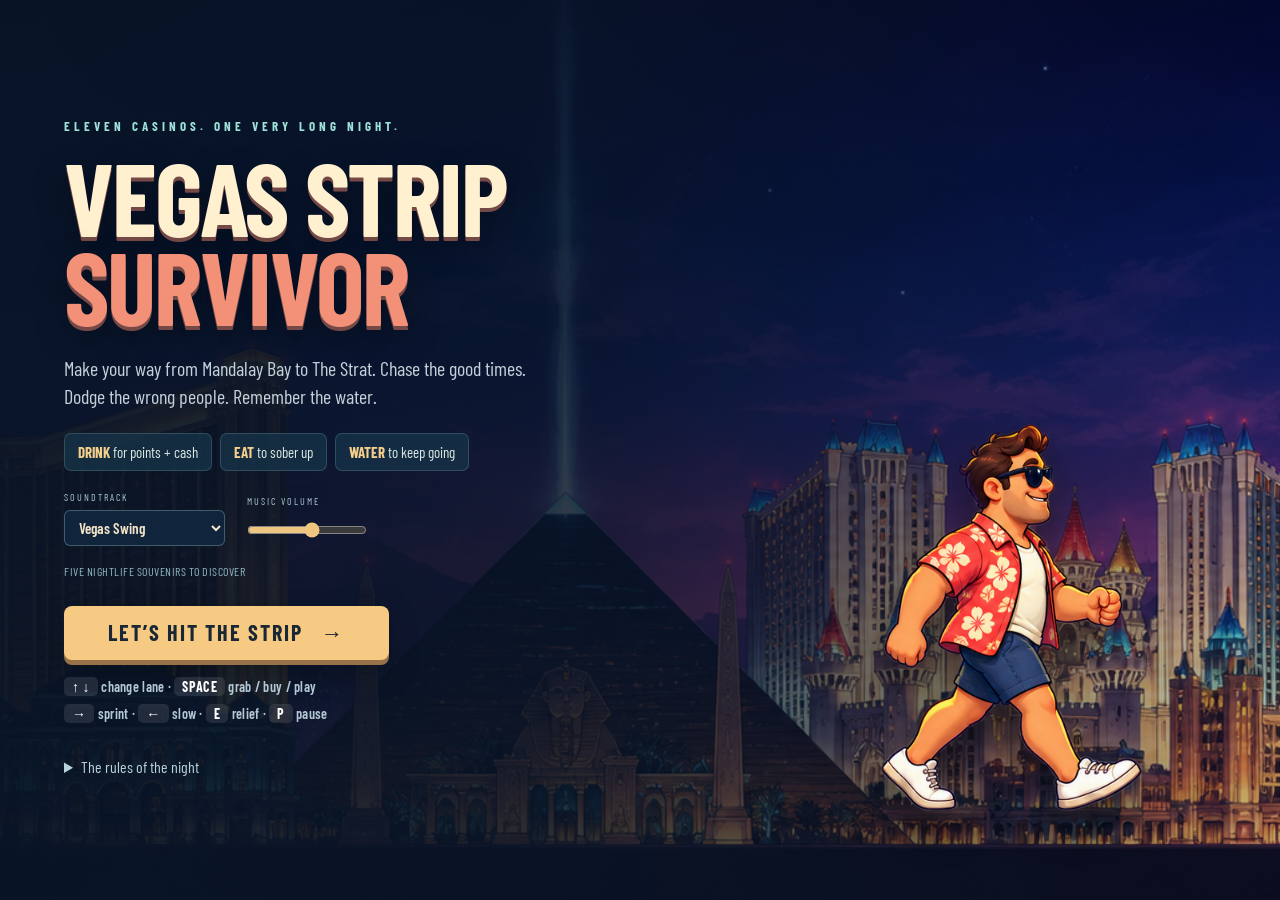
<file: vegas-neon-redux.html>
<!DOCTYPE html>
<html lang="en">
<head>
<meta charset="UTF-8">
<meta name="viewport" content="width=device-width, initial-scale=1.0">
<title>Vegas Strip Survivor — Neon Redux</title>
<style>
  @import url('https://fonts.googleapis.com/css2?family=Monoton&family=Barlow+Condensed:wght@500;600;700&display=swap');

  :root {
    --neon-pink: #ff2d78;
    --neon-cyan: #00e5ff;
    --neon-gold: #ffc233;
    --sick-green: #7fff5a;
    --ink: #07030f;
    --panel: rgba(10, 5, 24, 0.72);
  }

  * { margin: 0; padding: 0; box-sizing: border-box; }

  html, body {
    height: 100%;
    background: var(--ink);
    overflow: hidden;
    font-family: 'Barlow Condensed', 'Arial Narrow', sans-serif;
    user-select: none;
  }

  canvas { display: block; width: 100vw; height: 100vh; touch-action: none; }

  /* ---------- HUD ---------- */
  #hud {
    position: fixed; inset: 0;
    pointer-events: none;
    z-index: 5;
    opacity: 0;
    transition: opacity 0.6s;
  }
  #hud.on { opacity: 1; }

  .meter-panel {
    position: absolute; top: 14px; left: 14px;
    background: var(--panel);
    border: 1px solid rgba(255, 45, 120, 0.35);
    border-radius: 10px;
    padding: 10px 14px 12px;
    backdrop-filter: blur(4px);
    min-width: 230px;
  }
  .meter { margin-bottom: 8px; }
  .meter:last-child { margin-bottom: 0; }
  .meter .lbl {
    display: flex; justify-content: space-between;
    font-size: 13px; font-weight: 700; letter-spacing: 2px;
    margin-bottom: 3px;
  }
  .meter .lbl .warn { font-weight: 600; opacity: 0; transition: opacity .3s; }
  .meter .lbl .warn.show { opacity: 1; animation: blink 0.7s infinite; }
  @keyframes blink { 50% { opacity: 0.25; } }
  .meter .track {
    height: 12px; border-radius: 6px;
    background: rgba(255,255,255,0.08);
    overflow: hidden;
  }
  .meter .fill { height: 100%; border-radius: 6px; transition: width .25s; }
  #drunk-lbl { color: var(--neon-pink); }
  #drunk-fill { background: linear-gradient(90deg, #ff8ab0, #ff2d78, #d40045); box-shadow: 0 0 10px #ff2d7890; width: 0%; }
  #hyd-lbl { color: var(--neon-cyan); }
  #hyd-fill { background: linear-gradient(90deg, #007a99, #00e5ff); box-shadow: 0 0 10px #00e5ff90; width: 100%; }
  #blad-lbl { color: #ffd24a; }
  #blad-fill { background: linear-gradient(90deg, #b8901f, #ffd24a); box-shadow: 0 0 10px #ffd24a90; width: 0%; }

  #score-panel {
    position: absolute; top: 14px; right: 14px;
    background: var(--panel);
    border: 1px solid rgba(255, 194, 51, 0.35);
    border-radius: 10px;
    padding: 8px 16px;
    text-align: right;
    backdrop-filter: blur(4px);
  }
  #score-val {
    font-size: 30px; font-weight: 700; color: var(--neon-gold);
    text-shadow: 0 0 12px rgba(255,194,51,0.6);
    line-height: 1;
  }
  #score-panel .sub {
    font-size: 12px; letter-spacing: 2px; color: #b9a8d8; font-weight: 600;
  }
  #tally {
    font-size: 14px; color: #d8ccf0; margin-top: 4px; letter-spacing: 1px;
  }

  #sick-banner {
    position: absolute; top: 110px; left: 50%; transform: translateX(-50%);
    font-size: 26px; font-weight: 700; letter-spacing: 6px;
    color: var(--sick-green);
    text-shadow: 0 0 18px var(--sick-green);
    opacity: 0; transition: opacity .3s;
  }
  #sick-banner.show { opacity: 1; animation: blink .5s infinite; }

  #buzz-banner {
    position: absolute; top: 150px; left: 50%; transform: translateX(-50%);
    font-size: 22px; font-weight: 700; letter-spacing: 5px;
    color: #8fd4ff;
    text-shadow: 0 0 16px #8fd4ff;
    opacity: 0; transition: opacity .3s;
  }
  #buzz-banner.show { opacity: 1; animation: blink .8s infinite; }
  .rule.r-pee { border-color: rgba(143,212,255,.4); } .rule.r-pee h3 { color: #8fd4ff; }

  /* ---------- Zone marquee card ---------- */
  #zone-card {
    position: absolute; top: 12%; left: 50%;
    transform: translateX(-50%) scale(0.85);
    text-align: center;
    opacity: 0;
    transition: opacity .5s, transform .5s;
    white-space: nowrap;
  }
  #zone-card.show { opacity: 1; transform: translateX(-50%) scale(1); }
  #zone-card .eyebrow {
    font-size: 14px; letter-spacing: 6px; color: #b9a8d8; font-weight: 600;
    margin-bottom: 2px;
  }
  #zone-card .name {
    font-family: 'Monoton', cursive;
    font-size: clamp(26px, 5vw, 52px);
    font-weight: 400;
    line-height: 1.15;
  }

  /* ---------- Progress bar ---------- */
  #progress {
    position: absolute; bottom: 16px; left: 50%;
    transform: translateX(-50%);
    width: min(680px, 78vw);
  }
  #progress .rail {
    position: relative;
    height: 6px; border-radius: 3px;
    background: rgba(255,255,255,0.1);
  }
  #progress .done {
    position: absolute; left: 0; top: 0; bottom: 0;
    border-radius: 3px; width: 0%;
    background: linear-gradient(90deg, var(--neon-pink), var(--neon-gold));
    box-shadow: 0 0 10px rgba(255,45,120,0.7);
    transition: width .3s;
  }
  #progress .ticks { position: absolute; inset: 0; }
  #progress .tick {
    position: absolute; top: 50%;
    width: 10px; height: 10px; border-radius: 50%;
    transform: translate(-50%, -50%);
    background: #241436;
    border: 2px solid #4a3466;
    transition: background .3s, border-color .3s, box-shadow .3s;
  }
  #progress .tick.hit {
    background: var(--neon-gold); border-color: #fff0c0;
    box-shadow: 0 0 8px var(--neon-gold);
  }
  #zone-now {
    text-align: center; margin-top: 9px;
    font-size: 14px; letter-spacing: 4px; font-weight: 700;
    color: #d8ccf0; text-shadow: 0 0 8px rgba(216,204,240,.4);
  }

  #hint {
    position: absolute; bottom: 16px; right: 16px;
    font-size: 12px; letter-spacing: 1.5px; color: #7a6a99; font-weight: 600;
  }

  /* ---------- Screens ---------- */
  .screen {
    position: fixed; inset: 0;
    display: flex; flex-direction: column;
    align-items: center; justify-content: center;
    background: radial-gradient(ellipse at 50% 120%, rgba(90,20,90,0.45), transparent 60%),
                linear-gradient(#07030f, #14082b);
    z-index: 10;
    text-align: center;
    padding: 24px;
    transition: opacity .5s;
  }
  .screen.hidden { opacity: 0; pointer-events: none; }

  .screen .eyebrow {
    font-size: 15px; letter-spacing: 8px; color: #b9a8d8;
    font-weight: 600; margin-bottom: 8px;
  }
  .title {
    font-family: 'Monoton', cursive;
    font-weight: 400;
    font-size: clamp(34px, 7vw, 76px);
    line-height: 1.15;
    color: var(--neon-pink);
    text-shadow: 0 0 14px rgba(255,45,120,.8), 0 0 50px rgba(255,45,120,.45);
    animation: buzz 4s infinite;
  }
  .title .alt {
    color: var(--neon-cyan);
    text-shadow: 0 0 14px rgba(0,229,255,.8), 0 0 50px rgba(0,229,255,.45);
  }
  @keyframes buzz {
    0%, 91%, 94%, 100% { opacity: 1; }
    92%, 95% { opacity: 0.65; }
  }
  .sub {
    margin-top: 10px; font-size: 18px; letter-spacing: 3px;
    color: #d8ccf0; font-weight: 600;
  }

  .rules {
    display: flex; gap: 14px; margin: 30px 0 8px;
    flex-wrap: wrap; justify-content: center;
  }
  .rule {
    background: var(--panel);
    border: 1px solid rgba(255,255,255,0.12);
    border-radius: 12px;
    padding: 14px 18px;
    width: 190px;
  }
  .rule .ico { font-size: 30px; }
  .rule h3 {
    font-size: 17px; letter-spacing: 2px; margin: 6px 0 4px; font-weight: 700;
  }
  .rule p { font-size: 14.5px; line-height: 1.35; color: #b9a8d8; font-weight: 500; }
  .rule.r-drink { border-color: rgba(255,194,51,.4); } .rule.r-drink h3 { color: var(--neon-gold); }
  .rule.r-food  { border-color: rgba(255,45,120,.4); } .rule.r-food h3 { color: var(--neon-pink); }
  .rule.r-water { border-color: rgba(0,229,255,.4); }  .rule.r-water h3 { color: var(--neon-cyan); }
  .rule.r-sick  { border-color: rgba(127,255,90,.4); } .rule.r-sick h3 { color: var(--sick-green); }

  .controls {
    margin-top: 14px; font-size: 15px; letter-spacing: 1px;
    color: #9d8cc0; font-weight: 600;
  }
  .controls b {
    color: #fff; background: rgba(255,255,255,0.1);
    padding: 1px 8px; border-radius: 5px; font-weight: 700;
  }

  .btn {
    margin-top: 26px;
    pointer-events: auto;
    cursor: pointer;
    font-family: 'Barlow Condensed', sans-serif;
    font-size: 22px; font-weight: 700; letter-spacing: 5px;
    color: #07030f;
    background: linear-gradient(90deg, var(--neon-gold), #ffd970);
    border: none; border-radius: 10px;
    padding: 13px 44px;
    box-shadow: 0 0 22px rgba(255,194,51,.55);
    transition: transform .15s, box-shadow .15s;
  }
  .btn:hover { transform: scale(1.05); box-shadow: 0 0 32px rgba(255,194,51,.8); }

  /* end screen */
  #end-title { font-family: 'Monoton', cursive; font-weight: 400; font-size: clamp(30px, 6vw, 64px); line-height: 1.15; }
  #end-title.win  { color: var(--neon-gold); text-shadow: 0 0 16px rgba(255,194,51,.8), 0 0 55px rgba(255,194,51,.4); }
  #end-title.lose { color: var(--neon-pink); text-shadow: 0 0 16px rgba(255,45,120,.8), 0 0 55px rgba(255,45,120,.4); }
  #end-sub { margin-top: 12px; font-size: 19px; color: #d8ccf0; letter-spacing: 2px; font-weight: 600; max-width: 560px; }
  #end-stats {
    margin-top: 24px;
    background: var(--panel);
    border: 1px solid rgba(255,255,255,0.12);
    border-radius: 12px;
    padding: 16px 26px;
    min-width: 300px;
  }
  #end-stats .row {
    display: flex; justify-content: space-between; gap: 40px;
    font-size: 17px; padding: 4px 0; letter-spacing: 1px; font-weight: 600;
    color: #d8ccf0;
  }
  #end-stats .row b { color: var(--neon-gold); font-weight: 700; }
  #end-stats .row.total {
    border-top: 1px solid rgba(255,255,255,0.15);
    margin-top: 6px; padding-top: 9px; font-size: 20px;
  }

  #cash-val {
    font-size: 20px; font-weight: 700; color: #3dff8f;
    text-shadow: 0 0 10px rgba(61,255,143,.5);
    margin-top: 2px; line-height: 1;
  }
  #cash-val.low {   /* below fine money: one ticket ends the night */
    color: #ff5c5c;
    text-shadow: 0 0 10px rgba(255,92,92,.6);
    animation: cashPulse 0.9s infinite;
  }
  @keyframes cashPulse { 50% { opacity: 0.4; } }
  #combo-val {
    font-size: 15px; font-weight: 700; color: var(--neon-pink);
    text-shadow: 0 0 8px rgba(255,45,120,.5);
    margin-top: 5px; letter-spacing: 1px;
    transition: opacity .3s;
  }
  #lastcall-val {
    font-size: 12.5px; font-weight: 600; color: var(--neon-gold);
    letter-spacing: 1px; margin-top: 2px;
  }

  /* ---------- slot machine screen ---------- */
  #slot-screen { background: rgba(5,2,16,0.82); }
  #slot-panel {
    background: linear-gradient(#241238, #140a24);
    border: 2px solid rgba(255,194,51,.55);
    border-radius: 18px;
    box-shadow: 0 0 44px rgba(255,194,51,.22);
    padding: 24px 34px 26px;
    width: min(440px, 94vw);
    text-align: center;
  }
  #slot-marquee {
    font-family: 'Monoton', cursive; font-weight: 400;
    font-size: 32px; color: var(--neon-gold);
    text-shadow: 0 0 14px rgba(255,194,51,.8);
  }
  #slot-reels { display: flex; gap: 12px; justify-content: center; margin: 18px 0 14px; }
  .reel {
    width: 84px; height: 96px; border-radius: 10px;
    background: linear-gradient(#f8f4ea, #cfc6b2);
    border: 3px solid #8a6a20;
    font-size: 50px; line-height: 92px; text-align: center;
  }
  .reel.spin { filter: blur(1.2px); }
  #slot-msg { min-height: 26px; font-size: 20px; font-weight: 700; letter-spacing: 1px; color: #d8ccf0; }
  #slot-pay { font-size: 13.5px; color: #9d8cc0; letter-spacing: 0.5px; margin-top: 7px; font-weight: 600; }
  #slot-cash {
    font-size: 24px; font-weight: 700; color: #3dff8f; margin-top: 10px;
    text-shadow: 0 0 10px rgba(61,255,143,.5);
  }
  #slot-hyd-wrap { height: 8px; background: rgba(255,255,255,.1); border-radius: 4px; margin-top: 12px; overflow: hidden; }
  #slot-hyd { height: 100%; width: 100%; background: linear-gradient(90deg, #007a99, #00e5ff); border-radius: 4px; }
  #slot-hyd-lbl { font-size: 11.5px; letter-spacing: 2px; color: #00e5ff; margin-top: 5px; font-weight: 600; }
  #slot-btns { display: flex; gap: 12px; justify-content: center; margin-top: 16px; }
  #slot-btns .btn { margin-top: 0; padding: 10px 24px; font-size: 17px; letter-spacing: 3px; }
  #slot-btns .btn.ghost {
    background: transparent; color: #d8ccf0;
    border: 1px solid rgba(255,255,255,.3); box-shadow: none;
  }
  .rule.r-slots { border-color: rgba(255,194,51,.4); } .rule.r-slots h3 { color: var(--neon-gold); }
  .rule.r-ride  { border-color: rgba(255,143,61,.4); } .rule.r-ride h3 { color: #ff8f3d; }
  .rule.r-danger { border-color: rgba(200,162,255,.4); } .rule.r-danger h3 { color: #c8a2ff; }

  @media (prefers-reduced-motion: reduce) {
    .title { animation: none; }
    #sick-banner.show, .meter .lbl .warn.show { animation: none; }
  }
</style>
<link rel="stylesheet" href="redesign-ui.css">
<link rel="stylesheet" href="vegas-detours.css">
</head>
<body>
<canvas id="game" tabindex="0" aria-label="Vegas Strip Survivor game. Arrow keys move, space grabs, P pauses."></canvas>

<div id="hud">
  <div class="meter-panel">
    <div class="meter">
      <div class="lbl" id="drunk-lbl"><span>DRUNK <span class="meter-value" id="drunk-num">0</span></span><span class="warn" id="drunk-warn">EAT SOMETHING!</span></div>
      <div class="track"><div class="fill" id="drunk-fill"></div></div>
    </div>
    <div class="meter">
      <div class="lbl" id="hyd-lbl"><span>HYDRATION <span class="meter-value" id="hyd-num">100</span></span><span class="warn" id="hyd-warn">DRINK WATER!</span></div>
      <div class="track"><div class="fill" id="hyd-fill"></div></div>
    </div>
    <div class="meter">
      <div class="lbl" id="blad-lbl"><span>BLADDER <span class="meter-value" id="blad-num">0</span></span><span class="warn" id="blad-warn">FIND A SPOT! (E)</span></div>
      <div class="track"><div class="fill" id="blad-fill"></div></div>
    </div>
  </div>

  <div id="score-panel">
    <div id="score-val">0</div>
    <div class="sub">SCORE</div>
    <div id="cash-val">$50</div>
    <div class="sub">CASH</div>
    <div id="combo-val">COMBO ×1</div>
    <div id="lastcall-val">LAST CALL +1000</div>
    <div id="tally">🍸 0 &nbsp; 🌮 0 &nbsp; 💧 0</div>
  </div>

  <div id="hud-actions"><button class="hud-button" id="pause-btn" aria-label="Pause game">PAUSE</button><button class="hud-button" id="mute-btn" aria-label="Mute audio">SOUND ON</button><button class="hud-button" id="music-btn">♫ VEGAS SWING</button></div>
  <div id="sick-banner">🤢 YOU FEEL SICK 🤢</div>
  <div id="buzz-banner">🥱 TOO SOBER — THIS IS VEGAS 🥱</div>

  <div id="zone-card">
    <div class="eyebrow">NOW ENTERING</div>
    <div class="name" id="zone-name"></div>
  </div>

  <div id="progress">
    <div class="rail">
      <div class="done" id="prog-done"></div>
      <div class="ticks" id="prog-ticks"></div>
    </div>
    <div id="zone-now"></div>
  </div>

  <div id="detour-status" hidden></div>
  <div id="hint">↑↓ MOVE &nbsp; SPACE GRAB &nbsp; E PEE &nbsp; → SPRINT &nbsp; ← SLOW &nbsp; M MUTE &nbsp; P PAUSE</div>
</div>

<div class="screen hidden" id="slot-screen">
  <div id="slot-panel">
    <div id="slot-marquee">LUCKY 7</div>
    <div id="slot-reels">
      <div class="reel" id="reel0">7️⃣</div>
      <div class="reel" id="reel1">🍒</div>
      <div class="reel" id="reel2">🔔</div>
    </div>
    <div id="slot-msg">$25 a pull. Feeling lucky?</div>
    <div id="slot-pay">7️⃣×3 $500 &nbsp; 💎×3 $300 &nbsp; 🔔×3 $150 &nbsp; 🍒×3 $100 &nbsp; ⭐×3 $75 &nbsp; 🍋×3 $50 &nbsp; pair $35</div>
    <div id="slot-cash">CASH $50</div>
    <div id="slot-clock">LAST CALL 4:54</div>
    <div id="slot-hyd-wrap"><div id="slot-hyd"></div></div>
    <div id="slot-hyd-lbl">HYDRATION KEEPS DRAINING — THE DESERT DOESN'T PAUSE</div>
    <div id="slot-btns">
      <button class="btn" id="pull-btn">PULL — $25 (SPACE)</button>
      <button class="btn ghost" id="leave-btn">WALK AWAY (ESC)</button>
    </div>
  </div>
</div>

<div class="screen hidden" id="detour-screen" role="dialog" aria-modal="true" aria-labelledby="detour-title" aria-describedby="detour-story">
  <div id="detour-panel">
    <div class="detour-art-wrap"><div id="detour-art" role="img" aria-label="Illustrated Vegas detour"></div><div class="detour-art-caption">A NIGHT TO REMEMBER. SORT OF.</div></div>
    <div class="detour-content">
      <div id="detour-tag"></div><h2 id="detour-title" tabindex="-1"></h2><p id="detour-story"></p>
      <div class="detour-meters"><div><span>CASH</span><b id="detour-cash"></b></div><div><span>DRUNK</span><b id="detour-drunk"></b></div><div><span>WATER</span><b id="detour-hyd"></b></div><div><span>LAST CALL</span><b id="detour-clock"></b></div></div>
      <p id="detour-note"></p>
      <div id="detour-controls">
        <button class="detour-choice" id="detour-choice-0" type="button"><b id="detour-label-0"></b><span id="detour-effect-0"></span><em id="detour-warning-0"></em></button>
        <button class="detour-choice" id="detour-choice-1" type="button"><b id="detour-label-1"></b><span id="detour-effect-1"></span><em id="detour-warning-1"></em></button>
        <button class="detour-choice" id="detour-choice-2" type="button"><b id="detour-label-2"></b><span id="detour-effect-2"></span><em id="detour-warning-2"></em></button>
        <div class="detour-key-help">TAB to choose · ENTER to confirm · ESC focuses the free exit</div>
      </div>
      <div id="detour-result" hidden aria-live="polite"><div id="detour-souvenir"></div><p id="detour-summary"></p><button class="btn" id="detour-continue">BACK TO THE STRIP →</button></div>
    </div>
  </div>
</div>

<div class="screen" id="start-screen">
  <div class="intro-character" aria-hidden="true"></div>
  <div class="intro-copy">
    <div class="intro-kicker">ELEVEN CASINOS. ONE VERY LONG NIGHT.</div>
    <h1 class="intro-title">Vegas Strip<br><span>Survivor</span></h1>
    <p class="intro-desc">Make your way from Mandalay Bay to The Strat. Chase the good times. Dodge the wrong people. Remember the water.</p>
    <div class="intro-loop"><span><b>DRINK</b> for points + cash</span><span><b>EAT</b> to sober up</span><span><b>WATER</b> to keep going</span></div>
    <div class="music-settings">
      <label for="music-style">SOUNDTRACK
        <select id="music-style"><option value="swing">Vegas Swing</option><option value="funk">Poolside Funk</option><option value="lounge">After Hours Lounge</option><option value="off">Off</option></select>
      </label>
      <label for="music-volume">MUSIC VOLUME
        <input id="music-volume" type="range" min="0" max="100" value="55" aria-label="Music volume">
      </label>
    </div>
    <div id="best-line"></div>
    <div id="souvenir-line"></div>
    <button class="btn" id="start-btn">LET’S HIT THE STRIP &nbsp; →</button>
    <div class="controls" id="start-controls"><b>↑ ↓</b> change lane · <b>SPACE</b> grab / buy / play<br><b>→</b> sprint · <b>←</b> slow · <b>E</b> relief · <b>P</b> pause</div>
    <details class="how-to">
      <summary>The rules of the night</summary>
      <p><b>Keep a little buzz.</b> Drinks earn points, cash and a combo multiplier. Too much booze means blackout; stay sober too long and your score starts slipping. Food lowers your drunk meter. Water restores hydration.</p>
      <p><b>Watch the crowd.</b> Dodge flyers, showgirls, mascots, scooters and pickpockets. Three hits in twelve seconds ends your night. A second police collision, riding into a cop, or bumping one at 60+ drunk means arrest.</p>
      <p><b>Spend wisely.</b> Water carts cost $20, food costs $35, slots cost $25 a pull. Your last-call clock and hydration keep draining while you gamble. Drinks fill your bladder; E takes a relief break. A cop on screen means a $75 fine. If you can’t pay, you’re done.</p>
      <p><b>Take a detour.</b> Look for STORY doorways: a champagne club, wedding chapel, buffet, pool party, and casino security. Press SPACE nearby to visit. At 70+ drunk you may stumble into the club. Choices show their costs; nothing is purchased automatically. Collect five nightlife souvenirs across your runs.</p>
      <p><b>The night keeps going.</b> Reach The Strat to bank a lap bonus. The next lap is faster and busier. Wheels help you move quickly, but one collision means a wipeout.</p>
    </details>
  </div>
</div>

<div class="screen hidden" id="end-screen">
  <div id="end-title"></div>
  <div id="end-sub"></div>
  <div id="end-stats"></div>
  <button class="btn" id="retry-btn">WALK IT AGAIN</button>
</div>

<script src="vegas-art.js"></script>
<script src="vegas-music.js"></script>
<script src="vegas-detours.js"></script>
<script>
'use strict';

/* =========================================================
   Vegas Strip Survivor — Neon Redux
   Single-file canvas side-scroller.
   ========================================================= */

const canvas = document.getElementById('game');
const ctx = canvas.getContext('2d');
let W = 0, H = 0, DPR = 1;

function resize() {
  DPR = Math.min(window.devicePixelRatio || 1, 2);
  W = window.innerWidth;
  H = window.innerHeight;
  canvas.width = W * DPR;
  canvas.height = H * DPR;
  ctx.setTransform(DPR, 0, 0, DPR, 0, 0);
}
window.addEventListener('resize', resize);
resize();

const REDUCED_MOTION = window.matchMedia('(prefers-reduced-motion: reduce)').matches;

/* ---------- deterministic pseudo-random (stable scenery) ---------- */
function rnd(seed) {
  const x = Math.sin(seed * 127.1 + 311.7) * 43758.5453;
  return x - Math.floor(x);
}

/* ---------- config ---------- */
const TOTAL = 30000;              // world length in px
const BASE_SPEED = 150;           // walk speed px/s
const ROWS = [                    // sidewalk depth rows: far -> near
  { yf: 0.720, s: 0.72 },
  { yf: 0.815, s: 0.94 },
  { yf: 0.910, s: 1.16 },
];
const PLAYER_SCREEN_X = 0.30;     // player's fixed fraction of screen width

const ZONES = [   // haz = hazard-density personality per zone
  { name: 'MANDALAY BAY',   color: '#ffc233', haz: 0.75 },
  { name: 'LUXOR',          color: '#e8d9a0', haz: 0.85 },
  { name: 'EXCALIBUR',      color: '#ff5c5c', haz: 0.9  },
  { name: 'MGM GRAND',      color: '#3dff8f', haz: 1.0  },
  { name: 'BELLAGIO',       color: '#8fd4ff', haz: 0.9  },
  { name: 'CAESARS PALACE', color: '#fff2c0', haz: 1.05 },
  { name: 'THE VENETIAN',   color: '#ffb066', haz: 1.1  },
  { name: 'TREASURE ISLAND',color: '#ff8f3d', haz: 1.15 },
  { name: 'WYNN',           color: '#d9a05c', haz: 1.2  },
  { name: 'CIRCUS CIRCUS',  color: '#ff5cd9', haz: 1.5  },
  { name: 'THE STRAT',      color: '#00e5ff', haz: 1.25 },
];
const ZONE_LEN = TOTAL / ZONES.length;

const DRINKS = [
  { id: 'beer',      name: 'Draft Beer',      pts: 50,  drunk: 8,  hyd: 7,  glass: 'mug',       c: '#ffc233' },
  { id: 'marg',      name: 'Margarita',       pts: 80,  drunk: 12, hyd: 9,  glass: 'marg',      c: '#aaff66' },
  { id: 'martini',   name: 'Martini',         pts: 100, drunk: 15, hyd: 10, glass: 'martini',   c: '#d8f7ff' },
  { id: 'shot',      name: 'Tequila Shot',    pts: 130, drunk: 20, hyd: 12, glass: 'shot',      c: '#ffdf80' },
  { id: 'hurricane', name: 'Hurricane',       pts: 90,  drunk: 13, hyd: 9,  glass: 'hurricane', c: '#ff5c8a' },
  { id: 'champ',     name: 'Champagne',       pts: 110, drunk: 14, hyd: 9,  glass: 'flute',     c: '#ffe9a0' },
  { id: 'wine',      name: 'Red Wine',        pts: 70,  drunk: 11, hyd: 8,  glass: 'wine',      c: '#c03060' },
  { id: 'tiki',      name: 'Tiki Mai Tai',    pts: 95,  drunk: 13, hyd: 9,  glass: 'tiki',      c: '#ff9f45' },
  { id: 'fishbowl',  name: 'Fishbowl',        pts: 150, drunk: 22, hyd: 14, glass: 'bowl',      c: '#45c8ff' },
  { id: 'tallboy',   name: 'Tallboy',         pts: 55,  drunk: 9,  hyd: 7,  glass: 'can',       c: '#c0c8d8' },
  { id: 'oldfash',   name: 'Old Fashioned',   pts: 105, drunk: 14, hyd: 10, glass: 'rocks',     c: '#e08830' },
  { id: 'daiquiri',  name: 'Frozen Daiquiri', pts: 85,  drunk: 12, hyd: 8,  glass: 'daiq',      c: '#ff6fb0' },
];

const FOODS = [
  { id: 'taco',   name: 'Street Taco',     pts: 15, drunk: -18, kind: 'taco'   },
  { id: 'pizza',  name: 'Dollar Slice',    pts: 15, drunk: -16, kind: 'pizza'  },
  { id: 'shrimp', name: 'Shrimp Cocktail', pts: 20, drunk: -14, kind: 'shrimp' },
  { id: 'burger', name: 'Casino Burger',   pts: 20, drunk: -24, kind: 'burger' },
];

const WATER = { pts: 10, hyd: 32 };

const HAZARDS = [   // each has a signature consequence (see collision switch)
  { id: 'flyer',    name: 'Flyer Guy',        walk: 70,  w: 34 },   // hands full 3s
  { id: 'showgirl', name: 'Showgirl',         walk: 45,  w: 40 },   // controls reversed 2.5s
  { id: 'mascot',   name: 'Costumed Character', walk: 32, w: 46 },  // $10 photo fee
  { id: 'tourist',  name: 'Drunk Tourist',    walk: 55,  w: 38 },   // shove + spill
  { id: 'robot',    name: 'Street Performer', walk: 0,   w: 34 },   // classic block
  { id: 'cop',      name: 'LVPD Officer',     walk: 38,  w: 36 },   // tickets public urination
  { id: 'scooter',  name: 'Scooter Tourist',  walk: 195, w: 42 },   // flattens you; speed varies per spawn, half swerve
  { id: 'thief',    name: 'Pickpocket',       walk: 85,  w: 34 },   // steals ALL your cash
];

const RIDES = [   // grabbable wheels: huge speed, but hazards close fast and one hit is a wipeout
  { id: 'skate', name: 'Skateboard', mult: 1.9, time: 9,   c: '#ff8f3d' },
  { id: 'bike',  name: 'BMX Bike',   mult: 2.4, time: 6.5, c: '#3dff8f' },
];

/* ---------- tiny synth ---------- */
let ac = null, muted = false;
function audio() {
  if (!ac) { try { ac = new (window.AudioContext || window.webkitAudioContext)(); } catch (e) {} }
  return ac;
}
function tone(f0, f1, dur, type, gain) {
  const a = audio();
  if (!a || muted) return;
  const o = a.createOscillator(), g = a.createGain();
  o.type = type; o.frequency.setValueAtTime(f0, a.currentTime);
  o.frequency.exponentialRampToValueAtTime(Math.max(f1, 1), a.currentTime + dur);
  g.gain.setValueAtTime(gain, a.currentTime);
  g.gain.exponentialRampToValueAtTime(0.0001, a.currentTime + dur);
  o.connect(g); g.connect(a.destination);
  o.start(); o.stop(a.currentTime + dur);
}
const sfx = {
  drink: () => { tone(520, 880, 0.16, 'triangle', 0.12); tone(780, 1200, 0.12, 'sine', 0.06); },
  food:  () => tone(300, 420, 0.15, 'square', 0.07),
  water: () => { tone(700, 500, 0.10, 'sine', 0.10); tone(900, 650, 0.14, 'sine', 0.06); },
  hit:   () => { tone(160, 60, 0.25, 'sawtooth', 0.14); },
  sick:  () => tone(220, 110, 0.5, 'square', 0.06),
  zone:  () => { tone(660, 660, 0.1, 'triangle', 0.08); setTimeout(() => tone(880, 880, 0.16, 'triangle', 0.08), 110); },
  win:   () => { [523, 659, 784, 1047].forEach((f, i) => setTimeout(() => tone(f, f, 0.22, 'triangle', 0.12), i * 140)); },
  lose:  () => { [392, 330, 262, 196].forEach((f, i) => setTimeout(() => tone(f, f * 0.9, 0.3, 'sawtooth', 0.09), i * 180)); },
  noCash: () => tone(150, 100, 0.2, 'square', 0.08),
  siren: () => { [880, 660, 880, 660].forEach((f, i) => setTimeout(() => tone(f, f, 0.16, 'square', 0.07), i * 180)); },
  relief: () => tone(620, 280, 0.7, 'sine', 0.07),
  accident: () => { [320, 260, 210, 150].forEach((f, i) => setTimeout(() => tone(f, f * 0.8, 0.22, 'sawtooth', 0.08), i * 150)); },
};

/* Music arrangements and scheduler live in vegas-music.js. */

/* ---------- game state ---------- */
let game = null;
let phase = 'start';   // start | play | slots | detour | end
let paused = false;
const HS_KEY = 'vss-best';
let bestScore = 0;
try { bestScore = +(localStorage.getItem(HS_KEY) || 0); } catch (e) {}

function newGame() {
  const g = {
    x: 0,                    // player world x
    row: 1, rowY: 1,         // target row / interpolated row
    speed: BASE_SPEED,
    drunk: 0, hyd: 100,
    bladder: 0, peeing: 0, peeTicketed: false,
    soberT: 0, buzzkill: false,
    handsFull: 0, dazzled: 0,
    combo: 1, bestCombo: 1,
    lastCall: 1000, lastCallWarned: false,
    runTime: 0,
    lap: 1,
    riding: 0, ride: null,
    recentHits: [],          // hit timestamps for the 12s trample window
    copStrikes: 0,           // sober cop bumps; 2 = arrested (persists across laps)
    cash: 50, slotNet: 0,
    detour: null, nextDetourAt: 18, autoClubLap: 0, vipTime: 0, souvenirs: new Set(),
    sick: false,
    score: 0,
    stagger: 0, invuln: 0,
    walkPhase: 0,
    counts: { drink: 0, food: 0, water: 0, hits: 0, pees: 0, accidents: 0, tickets: 0, detours: 0 },
    entities: [],            // {kind:'drink'|'food'|'water'|'hazard'|'slot'|'vendor', worldX, row, type, t, dead}
    particles: [],           // {x,y,vx,vy,life,text?,c,r?}
    taxis: [],
    spawnCursor: 900,
    lastHazardRow: -1,
    lastWaterX: 0, lastFoodX: 0, lastRideX: 0,   // director bookkeeping
    grabTarget: null,
    zoneIdx: -1,
    time: 0,
    shake: 0,
    over: null,              // 'blackout' | 'collapse' | 'arrested' | 'broke' | 'trampled' (no win — the Strip loops forever)
  };
  buildStrip(g);
  return g;
}

// pre-placed fixtures for one pass of the Strip (fresh each lap)
function buildStrip(g) {
  // slot machines outside every casino (zone boundaries), against the buildings (row 0)
  const slotXs = [];
  for (let i = 1; i < ZONES.length; i++) {
    const sx2 = i * ZONE_LEN + 450;
    slotXs.push(sx2);
    g.entities.push({ kind: 'slot', worldX: sx2, row: 0, t: Math.random() * 10, dead: false, seed: i });
  }
  // vendor carts, alternating water/food, nudged clear of slot machines
  let vx = 1600, vi = 0;
  while (vx < TOTAL - 800) {
    let x = vx;
    for (const sx2 of slotXs) if (Math.abs(x - sx2) < 420) x += 480;
    const item = vi % 2 === 0 ? 'water' : 'food';
    g.entities.push({
      kind: 'vendor', worldX: x, row: 0, t: 0, dead: false, item,
      price: item === 'water' ? 20 : 35,
      food: FOODS[vi % FOODS.length],
    });
    vi++;
    vx += 2300 + (vi % 3) * 260;
  }
  buildDetourStops(g);
}

/* ---------- input ---------- */
const keys = {};
window.addEventListener('keydown', (e) => {
  if (phase === 'detour') { handleDetourKey(e); return; }
  if (e.target?.closest?.('select, input')) return;
  if (e.target?.closest?.('button, summary') && (e.key === ' ' || e.key === 'Enter')) return;
  if (['ArrowUp','ArrowDown','ArrowLeft','ArrowRight',' '].includes(e.key)) e.preventDefault();
  const k = e.key.toLowerCase();
  if (k === 'm') { if (!e.repeat) toggleMute(); return; }
  if (k === 'p' && phase === 'play') { if (!e.repeat) togglePause(); return; }
  if (phase === 'slots') {
    if (k === ' ') slotPull();
    if (k === 'escape' || k === 'enter') exitSlots();
    return;
  }
  if (phase === 'start' && (k === 'enter' || k === ' ')) { startGame(); return; }
  if (phase === 'end' && (k === 'enter' || k === ' ')) { startGame(); return; }
  if (keys[k]) return;
  keys[k] = true;
  if (phase === 'play' && !paused && k === ' ') { tryGrab(); return; }
  if (phase === 'play' && !paused && k === 'e') { startPee(); return; }
  if (phase === 'play' && !paused && game.stagger <= 0 && game.peeing <= 0) {
    let dir = 0;
    if (k === 'arrowup' || k === 'w') dir = -1;
    if (k === 'arrowdown' || k === 's') dir = 1;
    if (dir !== 0) {
      if (game.dazzled > 0) dir = -dir;   // showgirl got you
      // heavy drunk = chance the input goes the wrong way
      if (game.drunk > 60 && Math.random() < (game.drunk - 60) * 0.006) dir = -dir;
      game.row = Math.max(0, Math.min(2, game.row + dir));
    }
  }
});
window.addEventListener('keyup', (e) => { keys[e.key.toLowerCase()] = false; });

/* ---------- touch controls ---------- */
const IS_TOUCH = 'ontouchstart' in window;
let touchStart = null, lastTap = 0, holdTimer = null, sprintTouch = false;
canvas.addEventListener('touchstart', (ev) => {
  ev.preventDefault();
  const t0 = ev.touches[0];
  touchStart = { x: t0.clientX, y: t0.clientY, time: performance.now() };
  clearTimeout(holdTimer);
  holdTimer = setTimeout(() => { sprintTouch = true; keys['d'] = true; }, 350);
}, { passive: false });
canvas.addEventListener('touchend', (ev) => {
  ev.preventDefault();
  clearTimeout(holdTimer);
  if (sprintTouch) { sprintTouch = false; keys['d'] = false; touchStart = null; return; }
  if (!touchStart) return;
  const t0 = ev.changedTouches[0];
  const dy = t0.clientY - touchStart.y;
  const dx = t0.clientX - touchStart.x;
  const dur = performance.now() - touchStart.time;
  touchStart = null;
  if (phase === 'start' || phase === 'end') { startGame(); return; }
  if (phase !== 'play' || paused || !game) return;
  if (Math.abs(dy) > 30 && Math.abs(dy) > Math.abs(dx)) {
    if (game.stagger <= 0 && game.peeing <= 0) {
      let dir = dy < 0 ? -1 : 1;
      if (game.dazzled > 0) dir = -dir;
      if (game.drunk > 60 && Math.random() < (game.drunk - 60) * 0.006) dir = -dir;
      game.row = Math.max(0, Math.min(2, game.row + dir));
    }
  } else if (dur < 250) {
    const now = performance.now();
    if (now - lastTap < 300) { startPee(); lastTap = 0; }
    else { lastTap = now; tryGrab(); }
  }
}, { passive: false });
if (IS_TOUCH) {
  window.addEventListener('DOMContentLoaded', () => {
    $('hint').textContent = 'SWIPE ↑↓ MOVE · TAP GRAB · DOUBLE-TAP PEE · HOLD TO SPRINT';
    $('start-controls').textContent = 'Swipe up / down to change lane · Tap to grab · Double-tap for relief · Hold to sprint';
  });
}

/* ---------- HUD refs ---------- */
const $ = (id) => document.getElementById(id);
const mmss = (sec) => `${Math.floor(sec / 60)}:${String(Math.floor(sec % 60)).padStart(2, '0')}`;
const hud = $('hud');
const ticksEl = $('prog-ticks');
ZONES.forEach((z, i) => {
  const t = document.createElement('div');
  t.className = 'tick';
  t.style.left = (i / (ZONES.length - 1) * 100) + '%';
  ticksEl.appendChild(t);
});

let zoneCardTimer = null;
function showZoneCard(zone) {
  $('zone-name').textContent = zone.name;
  $('zone-name').style.color = zone.color;
  $('zone-name').style.textShadow = `0 0 14px ${zone.color}, 0 0 46px ${zone.color}66`;
  $('zone-card').classList.add('show');
  clearTimeout(zoneCardTimer);
  zoneCardTimer = setTimeout(() => $('zone-card').classList.remove('show'), 2600);
}

function updateHUD() {
  $('detour-status').hidden = game.vipTime <= 0;
  $('detour-status').textContent = `POOL VIP · ${Math.ceil(game.vipTime)}s · 1.5× DRINK POINTS · MORE HAZARDS`;
  $('drunk-num').textContent = Math.round(game.drunk);
  $('hyd-num').textContent = Math.round(game.hyd);
  $('blad-num').textContent = Math.round(game.bladder);
  $('drunk-fill').style.width = game.drunk.toFixed(1) + '%';
  $('hyd-fill').style.width = game.hyd.toFixed(1) + '%';
  $('blad-fill').style.width = game.bladder.toFixed(1) + '%';
  const dw = $('drunk-warn');
  if (game.drunk > 70) { dw.textContent = 'EAT SOMETHING!'; dw.classList.add('show'); }
  else if (game.buzzkill || game.soberT > 8) { dw.textContent = 'HAVE A DRINK!'; dw.classList.add('show'); }
  else dw.classList.remove('show');
  $('hyd-warn').classList.toggle('show', game.hyd < 30);
  $('blad-warn').classList.toggle('show', game.bladder > 80);
  $('buzz-banner').classList.toggle('show', game.buzzkill);
  const cv = $('combo-val');
  cv.textContent = 'COMBO ×' + game.combo;
  cv.style.opacity = game.combo > 1 ? 1 : 0.4;
  $('lastcall-val').textContent = game.lastCall > 0
    ? `⏰ LAST CALL ${mmss(game.lastCall / 3.4)}  (+${Math.round(game.lastCall)})`
    : 'LAST CALL OVER — FRIENDS ARE WAITING';
  $('score-val').textContent = Math.round(game.score);
  $('cash-val').textContent = '$' + game.cash;
  $('cash-val').classList.toggle('low', game.cash < 75);
  $('tally').innerHTML = `🍸 ${game.counts.drink} &nbsp; 🌮 ${game.counts.food} &nbsp; 💧 ${game.counts.water}`;
  $('sick-banner').classList.toggle('show', game.sick);
  $('prog-done').style.width = (game.x / TOTAL * 100) + '%';
  const zi = Math.min(ZONES.length - 1, Math.floor(game.x / ZONE_LEN));
  [...ticksEl.children].forEach((t, i) => t.classList.toggle('hit', i <= zi));
  $('zone-now').textContent = ZONES[zi].name + (game.lap > 1 ? ` · LAP ${game.lap}` : '');
}

/* ---------- spawning (director: fairness over luck) ---------- */
function spawnAhead() {
  const g = game;
  const camX = g.x - W * PLAYER_SCREEN_X;
  const horizon = camX + W * PLAYER_SCREEN_X + W * (1 - PLAYER_SCREEN_X) / ROWS[0].s + 240;
  while (g.spawnCursor < horizon) {
    const prog = g.spawnCursor / TOTAL;
    g.spawnCursor += 130 + Math.random() * (240 - prog * 90);
    if (g.spawnCursor > TOTAL - 600) break;   // clear runway at the finish
    const cur = g.spawnCursor;

    // director: rescue items are guaranteed when meters run hot, and
    // pity timers ensure water/food are never absent for long stretches
    let kind = null;
    const waterGap = cur - g.lastWaterX;
    const foodGap = cur - g.lastFoodX;
    if (waterGap > 2200) kind = 'water';
    else if (g.hyd < 55 && waterGap > 350 + g.hyd * 10) kind = 'water';
    else if (g.drunk > 45 && foodGap > 350 + (100 - g.drunk) * 10) kind = 'food';
    else if (foodGap > 2600) kind = 'food';
    const rescued = kind !== null;

    if (!kind && cur - g.lastRideX > 3500 && Math.random() < 0.06) kind = 'ride';   // rare set of wheels

    if (!kind) {
      const r = Math.random();
      const zi = Math.min(ZONES.length - 1, Math.floor(cur / ZONE_LEN));
      const lapHeat = 1 + (g.lap - 1) * 0.15;   // later laps pack the sidewalk tighter
      const hazardChance = Math.min(0.72, (0.34 + prog * 0.14) * ZONES[zi].haz * lapHeat + (g.vipTime > 0 ? 0.10 : 0));
      if (r < hazardChance) kind = 'hazard';
      else if (r < hazardChance + 0.38) kind = 'drink';
      else if (r < hazardChance + 0.52) kind = 'food';
      else kind = 'water';
    }

    if (kind === 'hazard') {
      let row = Math.floor(Math.random() * 3);
      if (row === g.lastHazardRow) row = (row + 1 + Math.floor(Math.random() * 2)) % 3;
      g.lastHazardRow = row;
      const roll = Math.random();
      const copChance = 0.10 + prog * 0.12;
      const scooterChance = 0.12 + prog * 0.08 + (g.lap - 1) * 0.04;
      const thiefChance = 0.08 + prog * 0.04 + (g.lap - 1) * 0.02;
      const type = roll < copChance ? HAZARDS[5]            // the law walks the Strip more later
                 : roll < copChance + scooterChance ? HAZARDS[6]   // rental scooters too
                 : roll < copChance + scooterChance + thiefChance ? HAZARDS[7]   // and the pickpockets
                 : HAZARDS[Math.floor(Math.random() * 5)];
      const ent = { kind, type, row, worldX: cur, t: Math.random() * 10, dead: false };
      if (type.id === 'scooter') {
        ent.spd = 0.8 + Math.random() * 0.55;               // no two scooters ride alike
        ent.swerve = Math.random() < 0.5;                   // half of them drift into your row
      }
      g.entities.push(ent);
    } else {
      const row = Math.floor(Math.random() * 3);
      if (kind === 'water') g.lastWaterX = cur;
      if (kind === 'food') g.lastFoodX = cur;
      if (kind === 'ride') g.lastRideX = cur;
      const type = kind === 'drink' ? DRINKS[Math.floor(Math.random() * DRINKS.length)]
                 : kind === 'food' ? FOODS[Math.floor(Math.random() * FOODS.length)]
                 : kind === 'ride' ? RIDES[Math.floor(Math.random() * RIDES.length)]
                 : WATER;
      g.entities.push({ kind, type, row, worldX: cur, t: Math.random() * 10, dead: false });
      // director-placed rescues are sometimes guarded — the game guarantees
      // the opportunity, the player still has to earn it
      if (rescued && Math.random() < 0.4) {
        g.entities.push({ kind: 'hazard', type: HAZARDS[4] /* stationary performer */, row, worldX: cur - 90, t: Math.random() * 10, dead: false });
      }
    }
  }
  // cull entities far behind
  g.entities = g.entities.filter((e) => !e.dead && projectStripX(e.worldX, camX, ROWS[e.row].yf * H) > -200);
}

/* ---------- particles ---------- */
function popText(x, y, text, c) {
  game.particles.push({ x, y, vx: 0, vy: -55, life: 1.1, text, c });
}
function burst(x, y, c, n) {
  for (let i = 0; i < n; i++) {
    const a = Math.random() * Math.PI * 2, sp = 40 + Math.random() * 130;
    game.particles.push({ x, y, vx: Math.cos(a) * sp, vy: Math.sin(a) * sp - 40, life: 0.5 + Math.random() * 0.5, c, r: 1.5 + Math.random() * 2.5 });
  }
}

function checkSurvival() {
  if (!game || phase === 'end') return phase === 'end';
  if (game.drunk >= 100) { endGame('blackout'); return true; }
  if (game.hyd <= 0) { endGame('collapse'); return true; }
  return false;
}

function tickRunClock(dt) {
  const g = game;
  g.runTime += dt;
  g.lastCall = Math.max(0, g.lastCall - dt * 3.4);
  if (!g.lastCallWarned && g.lastCall > 0 && g.lastCall <= 204) {   // 60 seconds on the clock
    g.lastCallWarned = true;
    const rp = ROWS[Math.round(g.rowY)];
    popText(W * PLAYER_SCREEN_X, rp.yf * H - 150 * rp.s, '⏰ ONE MINUTE TO LAST CALL — HURRY!', '#ffc233');
    sfx.zone();
  }
}

/* ---------- update ---------- */
function update(dt) {
  if (checkSurvival()) return;
  const g = game;
  g.time += dt;
  g.vipTime = Math.max(0, g.vipTime - dt);

  // speed
  const prog = g.x / TOTAL;
  const lapSpd = 1 + (g.lap - 1) * 0.2;   // every lap, the whole Strip runs hotter
  let mult = 1;
  if (keys['arrowright'] || keys['d']) mult = 1.65;
  if (keys['arrowleft'] || keys['a']) mult = 0.55;
  // riding: you fly, but everything closes fast and one hit is a wipeout
  if (g.riding > 0) {
    g.riding -= dt;
    mult = Math.max(mult, 1) * g.ride.mult;   // can't slow-roll on wheels
    if (g.riding <= 0) {
      const rp = ROWS[Math.round(g.rowY)];
      popText(W * PLAYER_SCREEN_X, rp.yf * H - 130 * rp.s, `${g.ride.name.toUpperCase()} DITCHED — BACK ON FOOT`, g.ride.c);
      g.ride = null;
    }
  }
  if (g.sick) mult *= 0.6;
  if (g.buzzkill) mult *= 0.85;
  if (g.bladder >= 85) mult *= 0.92;
  if (g.stagger > 0) mult *= 0.25;
  if (g.peeing > 0) mult = 0;
  g.speed = (BASE_SPEED + prog * 40) * mult * lapSpd;
  g.x += g.speed * dt;
  if (g.peeing <= 0) g.walkPhase += dt * (5.4 + mult * 2.6);

  // meters
  g.hyd -= dt * (1.15 + (mult > 1 ? 0.9 : 0));
  g.drunk -= dt * 1.0;
  // random drunk drift between rows
  if (g.drunk > 55 && g.peeing <= 0 && Math.random() < dt * (g.drunk - 55) * 0.012) {
    g.row = Math.max(0, Math.min(2, g.row + (Math.random() < 0.5 ? -1 : 1)));
  }
  g.drunk = Math.max(0, Math.min(100, g.drunk));
  g.hyd = Math.max(0, Math.min(100, g.hyd));

  // is a cop anywhere on screen to witness your worst moments?
  const copOnScreen = () => {
    const camX = g.x - W * PLAYER_SCREEN_X;
    return g.entities.find((c) => !c.dead && c.kind === 'hazard' && c.type.id === 'cop'
      && projectStripX(c.worldX, camX, ROWS[c.row].yf * H) > 0
      && projectStripX(c.worldX, camX, ROWS[c.row].yf * H) < W);
  };

  // hazard status effects + last call countdown
  g.handsFull = Math.max(0, g.handsFull - dt);
  g.dazzled = Math.max(0, g.dazzled - dt);
  tickRunClock(dt);

  // pee break in progress: stand still, drain the bladder, stay exposed
  if (g.peeing > 0) {
    g.peeing -= dt;
    g.bladder = Math.max(0, g.bladder - dt * (100 / PEE_TIME) * 1.4);
    // if a cop is anywhere on screen, that's a citation
    if (!g.peeTicketed) {
      const cop = copOnScreen();
      if (cop) {
        g.peeTicketed = true;
        g.peeing = 0;
        g.counts.tickets++;
        const rp = ROWS[Math.round(g.rowY)];
        if (g.cash < 75) {   // can't pay the fine = booked on the spot
          popText(W * PLAYER_SCREEN_X, rp.yf * H - 120 * rp.s, '🚨 CAN\'T PAY THE $75 FINE 🚨', '#ff5c5c');
          sfx.siren();
          return endGame('broke');
        }
        g.cash -= 75;
        g.score = Math.max(0, g.score - 100);
        g.stagger = 0.8; g.shake = 1;
        g.combo = 1;
        popText(W * PLAYER_SCREEN_X, rp.yf * H - 120 * rp.s, '🚨 PUBLIC URINATION — $75 FINE', '#ff5c5c');
        sfx.siren();
      }
    }
    if (Math.random() < dt * 22) {
      const rp = ROWS[Math.round(g.rowY)];
      game.particles.push({
        x: W * PLAYER_SCREEN_X + 16 * rp.s, y: rp.yf * H - 4,
        vx: 30 + Math.random() * 25, vy: -25 - Math.random() * 20,
        life: 0.35 + Math.random() * 0.2, c: '#8fd4ff', r: 1.4,
      });
    }
    if (g.peeing <= 0) {
      g.bladder = 0;
      g.counts.pees++;
      const rp = ROWS[Math.round(g.rowY)];
      popText(W * PLAYER_SCREEN_X, rp.yf * H - 120 * rp.s, 'PHEW — MUCH BETTER', '#8fd4ff');
      sfx.relief();
    }
  }

  // bladder overflow: public accident
  if (g.bladder >= 100 && g.peeing <= 0) {
    g.bladder = 0;
    g.counts.accidents++;
    g.score = Math.max(0, g.score - 150);
    g.combo = 1;
    g.stagger = 1.2; g.invuln = 1.2; g.shake = 1;
    const rp = ROWS[Math.round(g.rowY)];
    popText(W * PLAYER_SCREEN_X, rp.yf * H - 120 * rp.s, '💦 YOU WET YOURSELF  -150', '#8fd4ff');
    burst(W * PLAYER_SCREEN_X, rp.yf * H - 20 * rp.s, '#8fd4ff', 16);
    sfx.accident();
    // ...and if an officer saw that, it's a citation on top
    if (copOnScreen()) {
      g.counts.tickets++;
      if (g.cash < 75) {   // can't pay the fine = booked on the spot
        popText(W * PLAYER_SCREEN_X, rp.yf * H - 155 * rp.s, '🚨 CAN\'T PAY THE $75 FINE 🚨', '#ff5c5c');
        sfx.siren();
        return endGame('broke');
      }
      g.cash -= 75;
      g.score = Math.max(0, g.score - 100);
      setTimeout(() => sfx.siren(), 500);
      popText(W * PLAYER_SCREEN_X, rp.yf * H - 155 * rp.s, '🚨 INDECENT EXPOSURE — $75 FINE', '#ff5c5c');
    }
  }

  // buzzkill: too sober for Vegas
  if (g.drunk < 12) g.soberT += dt;
  else { g.soberT = 0; g.buzzkill = false; }
  if (g.soberT > 14) g.buzzkill = true;
  if (g.buzzkill) g.score = Math.max(0, g.score - dt * 4);

  // sick mode (with hysteresis)
  const wasSick = g.sick;
  if (!g.sick && (g.drunk > 80 || g.hyd < 20)) g.sick = true;
  if (g.sick && g.drunk < 74 && g.hyd > 26) g.sick = false;
  if (g.sick && !wasSick) sfx.sick();
  if (g.sick) g.score = Math.max(0, g.score - dt * 5);

  // fail / lap rollover — the Strip never ends, it just gets faster
  if (checkSurvival()) return;
  if (g.x >= TOTAL) return nextLap();

  // timers
  g.stagger = Math.max(0, g.stagger - dt);
  g.invuln = Math.max(0, g.invuln - dt);
  g.shake = Math.max(0, g.shake - dt * 3);

  // row interpolation
  g.rowY += (g.row - g.rowY) * Math.min(1, dt * 9);

  // zone card
  const zi = Math.min(ZONES.length - 1, Math.floor(g.x / ZONE_LEN));
  if (zi !== g.zoneIdx) {
    g.zoneIdx = zi;
    showZoneCard(ZONES[zi]);
    if (zi > 0) sfx.zone();
  }

  spawnAhead();

  // entities: hazards collide automatically, everything else is a SPACE grab
  const px = g.x;
  g.grabTarget = null;
  let bestGrab = 1e9;
  for (const e of g.entities) {
    e.t += dt;
    if (e.dead) continue;
    if (e.kind === 'hazard') {
      let walk = e.type.walk * (1 + prog * 0.6) * lapSpd * (e.spd || 1);
      // a visibly hammered tourist attracts the law: cops speed up and cut into your lane
      if (e.type.id === 'cop' && g.drunk > 80) {
        walk *= 1.6;
        if (e.row !== g.row && Math.random() < dt * 1.2) {
          e.row += Math.sign(g.row - e.row);
        }
      }
      // swervy scooters drift toward your row — you can't just hold a lane on them
      if (e.type.id === 'scooter' && e.swerve && e.row !== g.row && Math.random() < dt * 0.9) {
        e.row += Math.sign(g.row - e.row);
      }
      e.worldX -= walk * dt;
      const dx = e.worldX - px;
      if (e.row === Math.round(g.rowY) && Math.abs(dx) < 26 && g.invuln <= 0) {
        const rowDef = ROWS[e.row];
        const sy = rowDef.yf * H, sxp = W * PLAYER_SCREEN_X;
        e.dead = true;
        g.counts.hits++;
        g.invuln = 1.6; g.shake = 1;
        g.peeing = 0;   // caught mid-stream — interrupted
        g.combo = 1;
        switch (e.type.id) {
          case 'flyer':
            g.handsFull = 3;
            g.score = Math.max(0, g.score - 20);
            popText(sxp, sy - 110 * rowDef.s, '-20  FLYERS! HANDS FULL 3s', '#ff5c5c');
            break;
          case 'showgirl':
            g.dazzled = 2.5;
            g.score = Math.max(0, g.score - 20);
            popText(sxp, sy - 110 * rowDef.s, '-20  DAZZLED! CONTROLS REVERSED', '#ff5cd9');
            break;
          case 'mascot': {
            const fee = Math.min(g.cash, 10);
            g.cash -= fee;
            g.score = Math.max(0, g.score - (fee < 10 ? 60 : 20));
            popText(sxp, sy - 110 * rowDef.s, fee ? `-$${fee}  MASCOT PHOTO FEE` : '-60  NO CASH FOR THE MASCOT', '#e8842c');
            break;
          }
          case 'tourist':
            g.row = Math.max(0, Math.min(2, g.row + (Math.random() < 0.5 ? -1 : 1)));
            g.drunk = Math.min(100, g.drunk + 8);
            g.score = Math.max(0, g.score - 20);
            g.stagger = 0.45;
            popText(sxp, sy - 110 * rowDef.s, '-20  SHOVED — HE SPILLED ON YOU', '#2c9c74');
            break;
          case 'scooter':
            g.score = Math.max(0, g.score - 35);
            g.stagger = 1.1;
            popText(sxp, sy - 110 * rowDef.s, '-35  SCOOTER! FLATTENED', '#7fff5a');
            break;
          case 'thief': {
            const loot = g.cash;
            g.cash = 0;
            g.score = Math.max(0, g.score - 30);
            g.stagger = 0.6;
            popText(sxp, sy - 110 * rowDef.s,
              loot ? `💸 -$${loot}  PICKPOCKET — CLEANED OUT` : '💸 PICKPOCKET — LUCKY, EMPTY POCKETS', '#c8a2ff');
            sfx.noCash();
            break;
          }
          case 'cop':
            if (g.riding > 0) {   // riding on the sidewalk — zero tolerance
              popText(sxp, sy - 110 * rowDef.s, '🚨 RIDING ON THE SIDEWALK 🚨', '#ff5c5c');
              sfx.siren();
              endGame('arrested');
              return;
            }
            if (g.drunk >= 60) {   // drunk & disorderly — night's over
              popText(sxp, sy - 110 * rowDef.s, '🚨 DRUNK & DISORDERLY 🚨', '#ff5c5c');
              sfx.siren();
              endGame('arrested');
              return;
            }
            g.copStrikes++;
            if (g.copStrikes >= 2) {   // they remember you
              popText(sxp, sy - 110 * rowDef.s, '🚨 SECOND RUN-IN — THAT\'S IT 🚨', '#ff5c5c');
              sfx.siren();
              endGame('arrested');
              return;
            }
            g.score = Math.max(0, g.score - 20);
            g.stagger = 0.4;
            popText(sxp, sy - 110 * rowDef.s, '-20  WATCH IT, PAL — STRIKE 1 OF 2', '#8fd4ff');
            break;
          default:   // robot: the classic block
            g.score = Math.max(0, g.score - 40);
            g.drunk = Math.min(100, g.drunk + 12);
            g.stagger = 0.9;
            popText(sxp, sy - 110 * rowDef.s, '-40  FREE SHOT 🥃', '#ff5c5c');
        }
        if (checkSurvival()) return;
        // any hit at ride speed is a full wipeout on top of the usual damage
        if (g.riding > 0) {
          g.riding = 0; g.ride = null;
          g.stagger = Math.max(g.stagger, 1.5);
          g.score = Math.max(0, g.score - 25);
          popText(sxp, sy - 145 * rowDef.s, '💥 WIPEOUT!  -25', '#ff5c5c');
          burst(sxp, sy - 30 * rowDef.s, '#ffc233', 10);
        }
        // three knockdowns inside 12 seconds and the crowd finishes the job
        g.recentHits = g.recentHits.filter((h) => g.time - h < 12);
        g.recentHits.push(g.time);
        if (g.recentHits.length >= 3) {
          popText(sxp, sy - 165 * rowDef.s, '🚑 THAT ONE PUT YOU DOWN', '#ff5c5c');
          endGame('trampled');
          return;
        }
        if (g.recentHits.length === 2) {
          popText(sxp, sy - 165 * rowDef.s, '⚠ ONE MORE HIT AND YOU\'RE DOWN', '#ffc233');
          g.shake = 1;
        }
        burst(sxp, sy - 50 * rowDef.s, '#ff5c5c', 14);
        sfx.hit();
      }
    } else if (e.kind === 'slot' || e.kind === 'vendor' || e.kind === 'detour') {
      const dx = Math.abs(e.worldX - px);
      if (dx < 70 && dx < bestGrab) { bestGrab = dx; g.grabTarget = e; }
    } else {
      const dx = Math.abs(e.worldX - px);
      if (e.row === Math.round(g.rowY) && dx < 48 && dx < bestGrab) { bestGrab = dx; g.grabTarget = e; }
    }
  }

  // taxis (ambient street traffic)
  if (Math.random() < dt * 0.35 && g.taxis.length < 3) {
    const dir = Math.random() < 0.5 ? 1 : -1;
    g.taxis.push({ x: dir > 0 ? -140 : W + 140, dir, v: 260 + Math.random() * 160, lane: Math.random() });
  }
  g.taxis.forEach((t) => { t.x += t.v * t.dir * dt; });
  g.taxis = g.taxis.filter((t) => t.x > -220 && t.x < W + 220);

  // particles
  for (const p of g.particles) {
    p.life -= dt;
    p.x += p.vx * dt; p.y += p.vy * dt;
    p.vy += (p.text ? -10 : 220) * dt;
  }
  g.particles = g.particles.filter((p) => p.life > 0);

  updateHUD();
  maybeEnterDetour();
}

/* ---------- pee breaks ---------- */
const PEE_TIME = 2.5;
function startPee() {
  const g = game;
  if (g.peeing > 0 || g.stagger > 0) return;
  const rp = ROWS[Math.round(g.rowY)];
  if (g.bladder < 25) {
    popText(W * PLAYER_SCREEN_X, rp.yf * H - 120 * rp.s, "DON'T NEED TO GO YET", '#8fd4ff');
    return;
  }
  g.riding = 0; g.ride = null;   // can't do that on a bike
  g.peeing = PEE_TIME;
  g.peeTicketed = false;
  popText(W * PLAYER_SCREEN_X, rp.yf * H - 120 * rp.s, "PEE BREAK — DON'T GET CAUGHT", '#8fd4ff');
}

/* ---------- grabbing / buying ---------- */
function tryGrab() {
  const g = game, e = g.grabTarget;
  if (!e || g.peeing > 0) return;
  const rowDef = ROWS[e.row];
  const sy = rowDef.yf * H, sxp = W * PLAYER_SCREEN_X;
  if (g.handsFull > 0) {
    popText(sxp, sy - 110 * rowDef.s, 'HANDS FULL OF FLYERS!', '#ff5c5c');
    return;
  }

  if (e.kind === 'detour') { enterDetour(e.detourId, e); return; }
  if (e.kind === 'slot') { enterSlots(); return; }

  if (e.kind === 'vendor') {
    if (g.cash < e.price) {
      popText(sxp, sy - 130 * rowDef.s, `NEED $${e.price}`, '#ff5c5c');
      sfx.noCash();
      return;
    }
    g.cash -= e.price;
    if (e.item === 'water') {
      g.counts.water++;
      g.hyd = Math.min(100, g.hyd + WATER.hyd);
      g.bladder = Math.min(100, g.bladder + 25);
      popText(sxp, sy - 130 * rowDef.s, `-$${e.price}  WATER  +${WATER.hyd} HYD`, '#45c8ff');
      burst(sxp, sy - 60 * rowDef.s, '#45c8ff', 10);
      sfx.water();
    } else {
      const f = e.food;
      g.counts.food++;
      g.drunk = Math.max(0, g.drunk + f.drunk);
      popText(sxp, sy - 130 * rowDef.s, `-$${e.price}  ${f.name}  DRUNK ${f.drunk}`, '#ffb066');
      burst(sxp, sy - 60 * rowDef.s, '#ffb066', 10);
      sfx.food();
    }
    return;   // vendors restock — you can buy again
  }

  e.dead = true;
  if (e.kind === 'ride') {
    const rt = e.type;
    g.riding = rt.time;
    g.ride = rt;
    popText(sxp, sy - 110 * rowDef.s, `${rt.name.toUpperCase()}!  ×${rt.mult} SPEED — HOLD ON`, rt.c);
    burst(sxp, sy - 60 * rowDef.s, rt.c, 14);
    sfx.zone();
  } else if (e.kind === 'drink') {
    const d = e.type;
    const tip = Math.max(5, Math.round(d.pts / 10));
    const pts = Math.round(d.pts * g.combo * (g.vipTime > 0 ? 1.5 : 1));
    g.counts.drink++;
    g.score += pts;
    g.cash += tip;
    g.drunk = Math.min(100, g.drunk + d.drunk);
    g.hyd = Math.max(0, g.hyd - d.hyd);
    g.bladder = Math.min(100, g.bladder + 12);
    popText(sxp, sy - 110 * rowDef.s, `+${pts}  ${d.name}${g.combo > 1 ? `  ×${g.combo}` : ''}  +$${tip}`, d.c);
    g.combo = Math.min(5, g.combo + 1);
    g.bestCombo = Math.max(g.bestCombo, g.combo);
    burst(sxp, sy - 60 * rowDef.s, d.c, 10);
    sfx.drink();
  } else if (e.kind === 'food') {
    const f = e.type;
    g.counts.food++;
    g.score += f.pts;
    g.drunk = Math.max(0, g.drunk + f.drunk);
    popText(sxp, sy - 110 * rowDef.s, `${f.name}  DRUNK ${f.drunk}`, '#ffb066');
    burst(sxp, sy - 60 * rowDef.s, '#ffb066', 10);
    sfx.food();
  } else {
    g.counts.water++;
    g.score += WATER.pts;
    g.hyd = Math.min(100, g.hyd + WATER.hyd);
    g.bladder = Math.min(100, g.bladder + 25);
    popText(sxp, sy - 110 * rowDef.s, `WATER  +${WATER.hyd} HYD`, '#45c8ff');
    burst(sxp, sy - 60 * rowDef.s, '#45c8ff', 10);
    sfx.water();
  }
  checkSurvival();
}

/* ---------- slot machine mini-game ---------- */
const SLOT_SYMBOLS = ['7️⃣', '💎', '🔔', '🍒', '⭐', '🍋'];
const SLOT_PAYOUT = { '7️⃣': 500, '💎': 300, '🔔': 150, '🍒': 100, '⭐': 75, '🍋': 50 };
const SLOT_COST = 25;
let slotSpin = null;

function slotMsg(m, c) {
  const el = $('slot-msg');
  el.textContent = m;
  el.style.color = c || '#d8ccf0';
}

function updateSlotUI() {
  $('slot-cash').textContent = 'CASH $' + game.cash;
  $('slot-hyd').style.width = game.hyd.toFixed(1) + '%';
  $('slot-clock').textContent = game.lastCall > 0 ? 'LAST CALL ' + mmss(game.lastCall / 3.4) : 'LAST CALL IS OVER';
}

function cancelSlotSpin() {
  if (slotSpin) {
    slotSpin.intervals.forEach(clearInterval);
    slotSpin.timers.forEach(clearTimeout);
    slotSpin = null;
  }
  for (let i = 0; i < 3; i++) $('reel' + i).classList.remove('spin');
}

function enterSlots() {
  phase = 'slots';
  $('slot-screen').classList.remove('hidden');
  slotMsg(`$${SLOT_COST} a pull. Feeling lucky?`);
  updateSlotUI();
  sfx.zone();
}

function exitSlots() {
  if (phase !== 'slots' || slotSpin) return;   // no leaving mid-spin
  phase = 'play';
  $('slot-screen').classList.add('hidden');
}

function slotPull() {
  if (phase !== 'slots' || slotSpin) return;
  if (game.cash < SLOT_COST) {
    slotMsg('NO CASH — TIME TO WALK AWAY', '#ff5c5c');
    sfx.noCash();
    return;
  }
  game.cash -= SLOT_COST;
  game.slotNet -= SLOT_COST;
  updateSlotUI();
  slotMsg('...');
  const result = [0, 1, 2].map(() => SLOT_SYMBOLS[Math.floor(Math.random() * SLOT_SYMBOLS.length)]);
  const spin = { done: 0, intervals: [], timers: [] };
  slotSpin = spin;
  for (let i = 0; i < 3; i++) {
    const el = $('reel' + i);
    el.classList.add('spin');
    const int = setInterval(() => {
      if (slotSpin !== spin) return;
      el.textContent = SLOT_SYMBOLS[Math.floor(Math.random() * SLOT_SYMBOLS.length)];
    }, 65);
    spin.intervals.push(int);
    spin.timers.push(setTimeout(() => {
      clearInterval(int);
      if (slotSpin !== spin) return;
      el.classList.remove('spin');
      el.textContent = result[i];
      tone(280 + i * 140, 280 + i * 140, 0.08, 'square', 0.07);
      if (++spin.done === 3) {
        slotSpin = null;
        slotResult(result);
      }
    }, 620 + i * 430));
  }
}

function slotResult(r) {
  if (phase !== 'slots') return;   // collapsed mid-spin
  let win = 0;
  if (r[0] === r[1] && r[1] === r[2]) win = SLOT_PAYOUT[r[0]];
  else if (r[0] === r[1] || r[1] === r[2] || r[0] === r[2]) win = 35;
  if (win) {
    game.cash += win;
    game.slotNet += win;
    slotMsg(win >= 150 ? `🎉 JACKPOT! +$${win}` : `WINNER! +$${win}`, '#ffc233');
    if (win >= 150) sfx.win(); else sfx.drink();
  } else {
    slotMsg('THE HOUSE WINS', '#9d8cc0');
    sfx.noCash();
  }
  updateSlotUI();
}

function slotTick(dt) {
  if (checkSurvival()) return;
  const g = game;
  g.time += dt;
  tickRunClock(dt);
  g.hyd = Math.max(0, g.hyd - dt * 0.6);
  g.drunk = Math.max(0, g.drunk - dt * 1.0);
  updateSlotUI();
  updateHUD();
  if (g.hyd <= 0) {
    endGame('collapse');
  }
}

/* =========================================================
   RENDERING
   ========================================================= */

const streetTopF = 0.56, sidewalkTopF = 0.665;

function draw() {
  const g = game;
  const t = g ? g.time : performance.now() / 1000;
  const camX = g ? g.x - W * PLAYER_SCREEN_X : 0;

  ctx.clearRect(0, 0, W, H);

  // drunk camera sway + hit shake
  ctx.save();
  if (g && !REDUCED_MOTION) {
    const sway = (g.drunk / 100) * 14;
    ctx.translate(Math.sin(t * 1.3) * sway, Math.cos(t * 0.9) * sway * 0.4);
    if (g.shake > 0) ctx.translate((Math.random() - 0.5) * g.shake * 14, (Math.random() - 0.5) * g.shake * 10);
    if (g.drunk > 40) ctx.rotate(Math.sin(t * 0.7) * (g.drunk - 40) * 0.00022);
  }

  drawSky(t);
  drawFarSkyline(camX, t);
  drawMidBuildings(camX, t);
  drawStreet(camX, t);
  drawSidewalk(camX, t);

  if (g) {
    drawForeground(camX, t);
    drawEntitiesAndPlayer(camX, t);
    drawParticles();
  } else {
    drawForeground(camX, t);
  }

  ctx.restore();

  if (g) drawOverlays(t);
}

/* ---------- sky ---------- */
function drawSky(t) {
  const grad = ctx.createLinearGradient(0, 0, 0, H * streetTopF);
  grad.addColorStop(0, '#050210');
  grad.addColorStop(0.55, '#170a30');
  grad.addColorStop(1, '#3a1244');
  ctx.fillStyle = grad;
  ctx.fillRect(0, 0, W, H * streetTopF + 2);

  // stars
  for (let i = 0; i < 90; i++) {
    const sx = rnd(i * 3.7) * W;
    const sy = rnd(i * 9.1) * H * 0.42;
    const tw = 0.35 + 0.65 * Math.abs(Math.sin(t * (0.5 + rnd(i) * 1.5) + i));
    ctx.fillStyle = `rgba(255,255,255,${(0.25 + rnd(i * 1.3) * 0.5) * tw})`;
    ctx.fillRect(sx, sy, 1.6, 1.6);
  }

  // moon
  const mx = W * 0.82, my = H * 0.13;
  ctx.save();
  ctx.shadowColor = '#fff7d8'; ctx.shadowBlur = 40;
  ctx.fillStyle = '#f7efd8';
  ctx.beginPath(); ctx.arc(mx, my, 26, 0, Math.PI * 2); ctx.fill();
  ctx.shadowBlur = 0;
  ctx.fillStyle = 'rgba(190,180,160,0.35)';
  ctx.beginPath(); ctx.arc(mx - 8, my - 5, 5, 0, Math.PI * 2); ctx.fill();
  ctx.beginPath(); ctx.arc(mx + 7, my + 8, 3.5, 0, Math.PI * 2); ctx.fill();
  ctx.restore();
}

/* ---------- far skyline: landmark silhouettes ---------- */
const FAR_P = 0.14;
function drawFarSkyline(camX, t) {
  if (drawIllustratedSkyline(camX)) return;
  const baseY = H * streetTopF;
  const off = camX * FAR_P;

  // filler towers
  ctx.fillStyle = '#160b28';
  const span = 110;
  const first = Math.floor(off / span) - 1;
  for (let i = first; i < first + Math.ceil(W / span) + 3; i++) {
    const bx = i * span - off;
    const bw = 55 + rnd(i * 2.1) * 60;
    const bh = H * (0.13 + rnd(i * 4.3) * 0.20);
    ctx.fillRect(bx, baseY - bh, bw, bh);
    // sparse lit windows
    ctx.fillStyle = 'rgba(255,220,150,0.16)';
    const rows = Math.floor(bh / 26);
    for (let r2 = 0; r2 < rows; r2++) {
      for (let c2 = 0; c2 < 3; c2++) {
        if (rnd(i * 13 + r2 * 7 + c2 * 3) > 0.72) {
          ctx.fillRect(bx + 8 + c2 * (bw / 3.4), baseY - bh + 8 + r2 * 26, 6, 9);
        }
      }
    }
    ctx.fillStyle = '#160b28';
  }

  // hero landmarks — one per zone, sitting at the zone's center in far-layer space
  for (let zi = 0; zi < ZONES.length; zi++) {
    const wx = (zi + 0.5) * ZONE_LEN;
    const sx = wx * FAR_P - off + W * 0.55;
    if (sx < -420 || sx > W + 420) continue;
    drawLandmark(zi, sx, baseY, t);
  }
}

function drawLandmark(zi, x, baseY, t) {
  const sil = '#221238';
  const zc = ZONES[zi].color;
  ctx.save();
  ctx.translate(x, baseY);
  switch (zi) {
    case 0: { // Mandalay Bay — three angled gold-topped slabs
      ctx.fillStyle = sil;
      for (let i = -1; i <= 1; i++) {
        const h = H * 0.26 - Math.abs(i) * 20;
        ctx.save(); ctx.translate(i * 52, 0); ctx.transform(1, 0, i * 0.06, 1, 0, 0);
        ctx.fillRect(-26, -h, 52, h);
        ctx.fillStyle = 'rgba(255,194,51,0.55)'; ctx.fillRect(-26, -h, 52, 5);
        ctx.fillStyle = sil;
        ctx.restore();
      }
      break;
    }
    case 1: { // Luxor — pyramid + sky beam
      const h = H * 0.24, w2 = h * 1.05;
      const beam = ctx.createLinearGradient(0, -h - H * 0.3, 0, -h);
      beam.addColorStop(0, 'rgba(220,240,255,0)');
      beam.addColorStop(1, `rgba(220,240,255,${0.28 + 0.1 * Math.sin(t * 2)})`);
      ctx.fillStyle = beam;
      ctx.beginPath(); ctx.moveTo(-7, -h); ctx.lineTo(7, -h); ctx.lineTo(16, -h - H * 0.3); ctx.lineTo(-16, -h - H * 0.3); ctx.fill();
      ctx.fillStyle = sil;
      ctx.beginPath(); ctx.moveTo(-w2, 0); ctx.lineTo(0, -h); ctx.lineTo(w2, 0); ctx.fill();
      ctx.strokeStyle = 'rgba(232,217,160,0.5)'; ctx.lineWidth = 1.5;
      ctx.beginPath(); ctx.moveTo(-w2, 0); ctx.lineTo(0, -h); ctx.lineTo(w2, 0); ctx.stroke();
      break;
    }
    case 2: { // Excalibur — castle turrets
      ctx.fillStyle = sil;
      ctx.fillRect(-70, -H * 0.15, 140, H * 0.15);
      const cones = [[-70, 0.21, '#ff5c5c'], [-28, 0.25, '#5c9cff'], [28, 0.25, '#ff5c5c'], [70, 0.21, '#5c9cff']];
      for (const [cx2, hf, cc] of cones) {
        const th = H * hf;
        ctx.fillRect(cx2 - 12, -th + 24, 24, th - 24);
        ctx.fillStyle = cc + 'aa';
        ctx.beginPath(); ctx.moveTo(cx2 - 15, -th + 26); ctx.lineTo(cx2, -th - 12); ctx.lineTo(cx2 + 15, -th + 26); ctx.fill();
        ctx.fillStyle = sil;
      }
      break;
    }
    case 3: { // MGM — long emerald block
      const h = H * 0.20;
      ctx.fillStyle = sil; ctx.fillRect(-110, -h, 220, h);
      ctx.fillStyle = 'rgba(61,255,143,0.22)'; ctx.fillRect(-110, -h, 220, h * 0.45);
      ctx.fillStyle = 'rgba(61,255,143,0.75)'; ctx.fillRect(-110, -h, 220, 4);
      break;
    }
    case 4: { // Bellagio — curved fan + fountain arcs
      const h = H * 0.2;
      ctx.fillStyle = sil;
      ctx.beginPath(); ctx.moveTo(-120, 0); ctx.quadraticCurveTo(0, -h * 1.35, 120, 0); ctx.fill();
      ctx.strokeStyle = 'rgba(143,212,255,0.7)'; ctx.lineWidth = 2;
      for (let i = 0; i < 7; i++) {
        const fx = -90 + i * 30;
        const fh = 26 + 20 * Math.abs(Math.sin(t * 1.8 + i));
        ctx.beginPath(); ctx.moveTo(fx, 0); ctx.quadraticCurveTo(fx + 6, -fh, fx + 12, 0); ctx.stroke();
      }
      break;
    }
    case 5: { // Caesars — columns + dome
      const h = H * 0.15;
      ctx.fillStyle = sil; ctx.fillRect(-90, -h, 180, h);
      ctx.beginPath(); ctx.arc(0, -h, 42, Math.PI, 0); ctx.fill();
      ctx.fillStyle = 'rgba(255,242,192,0.5)';
      for (let i = -3; i <= 3; i++) ctx.fillRect(i * 24 - 3, -h + 14, 6, h - 14);
      break;
    }
    case 6: { // Venetian — campanile tower
      const h = H * 0.26;
      ctx.fillStyle = sil;
      ctx.fillRect(-80, -H * 0.13, 160, H * 0.13);
      ctx.fillRect(-16, -h, 32, h);
      ctx.fillStyle = 'rgba(255,176,102,0.7)';
      ctx.beginPath(); ctx.moveTo(-20, -h); ctx.lineTo(0, -h - 26); ctx.lineTo(20, -h); ctx.fill();
      break;
    }
    case 7: { // Treasure Island — building + pirate ship
      const h = H * 0.19;
      ctx.fillStyle = sil; ctx.fillRect(-90, -h, 180, h);
      // ship
      ctx.fillStyle = '#2c1840';
      ctx.beginPath(); ctx.moveTo(-60, -10); ctx.quadraticCurveTo(0, 16, 60, -10); ctx.lineTo(46, -26); ctx.lineTo(-46, -26); ctx.fill();
      ctx.strokeStyle = 'rgba(255,143,61,0.8)'; ctx.lineWidth = 2;
      ctx.beginPath(); ctx.moveTo(0, -26); ctx.lineTo(0, -74); ctx.stroke();
      ctx.fillStyle = 'rgba(255,230,200,0.35)';
      ctx.beginPath(); ctx.moveTo(2, -70); ctx.quadraticCurveTo(30, -56, 2, -34); ctx.fill();
      break;
    }
    case 8: { // Wynn — curved bronze slab
      const h = H * 0.27;
      ctx.fillStyle = sil;
      ctx.beginPath();
      ctx.moveTo(-60, 0); ctx.lineTo(-60, -h); ctx.quadraticCurveTo(0, -h - 24, 60, -h); ctx.lineTo(60, 0); ctx.fill();
      ctx.strokeStyle = 'rgba(217,160,92,0.5)'; ctx.lineWidth = 1.5;
      for (let i = 1; i < 8; i++) {
        ctx.beginPath(); ctx.moveTo(-60, -h * i / 8); ctx.lineTo(60, -h * i / 8); ctx.stroke();
      }
      break;
    }
    case 9: { // Circus Circus — striped big top
      const h = H * 0.14, w2 = 95;
      for (let i = 0; i < 8; i++) {
        ctx.fillStyle = i % 2 ? 'rgba(255,92,217,0.5)' : '#2c1840';
        ctx.beginPath();
        ctx.moveTo(0, -h - 34);
        ctx.lineTo(-w2 + i * (w2 * 2 / 8), 0);
        ctx.lineTo(-w2 + (i + 1) * (w2 * 2 / 8), 0);
        ctx.fill();
      }
      ctx.fillStyle = ZONES[9].color;
      ctx.beginPath(); ctx.arc(0, -h - 38, 5, 0, Math.PI * 2); ctx.fill();
      break;
    }
    case 10: { // The Strat — tower with pod
      const h = H * 0.36;
      ctx.fillStyle = sil;
      ctx.beginPath(); ctx.moveTo(-16, 0); ctx.lineTo(-6, -h); ctx.lineTo(6, -h); ctx.lineTo(16, 0); ctx.fill();
      ctx.beginPath(); ctx.ellipse(0, -h, 34, 18, 0, 0, Math.PI * 2); ctx.fill();
      ctx.strokeStyle = zc; ctx.lineWidth = 2;
      ctx.beginPath(); ctx.ellipse(0, -h, 34, 18, 0, 0, Math.PI * 2); ctx.stroke();
      ctx.beginPath(); ctx.moveTo(0, -h - 18); ctx.lineTo(0, -h - 52); ctx.stroke();
      const bl = 0.5 + 0.5 * Math.sin(t * 3);
      ctx.fillStyle = `rgba(255,80,80,${bl})`;
      ctx.beginPath(); ctx.arc(0, -h - 52, 3, 0, Math.PI * 2); ctx.fill();
      break;
    }
  }
  ctx.restore();
}

/* ---------- mid buildings with neon signs ---------- */
const MID_P = 0.38;
const SIGNS = [
  { text: 'CASINO', c: '#ff2d78' }, { text: 'SLOTS', c: '#00e5ff' },
  { text: 'GIRLS GIRLS', c: '#ff5cd9' }, { text: '24 HR BUFFET', c: '#ffc233' },
  { text: 'WEDDING', c: '#8fd4ff' }, { text: 'LOOSE SLOTS', c: '#3dff8f' },
  { text: 'LIQUOR', c: '#ff8f3d' }, { text: 'SHOWGIRLS', c: '#ff2d78' },
  { text: 'POKER', c: '#00e5ff' }, { text: 'JACKPOT', c: '#ffc233' },
  { text: 'ELVIS LIVE', c: '#ffdf80' }, { text: 'OPEN 24 HRS', c: '#7fff5a' },
];
// remember sign screen positions each frame for wet reflections
let frameSigns = [];

function drawMidBuildings(camX, t) { drawCasinoFronts(camX, t); }

/* ---------- street ---------- */
function drawStreet(camX, t) {
  const y0 = H * streetTopF, y1 = H * sidewalkTopF;
  const sg = ctx.createLinearGradient(0, y0, 0, y1);
  sg.addColorStop(0, '#102133');
  sg.addColorStop(1, '#1d3346');
  ctx.fillStyle = sg;
  ctx.fillRect(0, y0, W, y1 - y0);

  // wet neon reflections from signs
  for (const s of frameSigns) {
    const rg = ctx.createLinearGradient(0, y0, 0, y1 + H * 0.08);
    rg.addColorStop(0, s.c + '30');
    rg.addColorStop(1, s.c + '00');
    ctx.fillStyle = rg;
    const wob = Math.sin(t * 2.2 + s.x * 0.03) * 6;
    ctx.globalAlpha = 0.8 * s.a;
    ctx.fillRect(s.x - 26 + wob, y0, 52, (y1 - y0) + H * 0.06);
    ctx.globalAlpha = 1;
  }

  // lane dashes
  const off = ((camX * 0.7) % 70 + 70) % 70;
  ctx.fillStyle = 'rgba(255,214,120,0.25)';
  const ly = (y0 + y1) / 2;
  for (let x = -off; x < W; x += 70) ctx.fillRect(x, ly, 34, 3);

  // taxis
  if (game) {
    for (const tx of game.taxis) {
      const ty = y0 + (y1 - y0) * (0.28 + tx.lane * 0.4);
      ctx.save();
      ctx.translate(tx.x, ty);
      if (tx.dir < 0) ctx.scale(-1, 1);
      artShadow(4, 3, 34);
      artPoly([[-30,-12],[-21,-20],[40,-20],[34,-12]], '#ffdb66');
      artPoly([[-8,-20],[0,-28],[23,-28],[14,-20]], '#ffe08c');
      artPoly([[14,-20],[23,-28],[29,-20],[20,-12]], '#244b60', '#e2b332');
      artPoly([[34,-12],[40,-20],[40,-7],[34,0]], '#a67b15');
      ctx.fillStyle = '#e8b820';
      ctx.beginPath();
      ctx.moveTo(-34, 0); ctx.lineTo(-30, -12); ctx.lineTo(-14, -12); ctx.lineTo(-8, -20);
      ctx.lineTo(14, -20); ctx.lineTo(20, -12); ctx.lineTo(34, -12); ctx.lineTo(34, 0);
      ctx.fill();
      ctx.fillStyle = '#1a1430';
      ctx.fillRect(-6, -18, 16, 7);
      ctx.fillStyle = '#0d0a18';
      ctx.beginPath(); ctx.arc(-18, 0, 5.5, 0, Math.PI * 2); ctx.arc(18, 0, 5.5, 0, Math.PI * 2); ctx.fill();
      // headlight
      ctx.fillStyle = 'rgba(255,250,220,0.5)';
      ctx.beginPath(); ctx.moveTo(34, -8); ctx.lineTo(60, -4); ctx.lineTo(60, -1); ctx.lineTo(34, -3); ctx.fill();
      ctx.restore();
    }
  }
}

/* ---------- sidewalk ---------- */
function drawSidewalk(camX, t) { drawIllustratedSidewalk(camX); }

/* ---------- foreground props ---------- */
const FORE_P = 1.28;
function drawForeground(camX, t) { drawPromenadeProps(camX, t); }

function drawPalm(x, y, s, t, seed) {
  ctx.save();
  ctx.translate(x, y);
  ctx.scale(s, s);
  const lean = (rnd(seed * 3.1) - 0.5) * 0.3;
  ctx.rotate(lean);
  // trunk
  ctx.strokeStyle = '#120a20';
  ctx.lineWidth = 13;
  ctx.lineCap = 'round';
  ctx.beginPath();
  ctx.moveTo(0, 0);
  ctx.quadraticCurveTo(14, -100, 4, -190);
  ctx.stroke();
  // fronds
  ctx.lineWidth = 7;
  for (let i = 0; i < 7; i++) {
    const a = -Math.PI / 2 + (i - 3) * 0.42 + Math.sin(t * 0.8 + seed + i) * 0.03;
    ctx.beginPath();
    ctx.moveTo(4, -190);
    ctx.quadraticCurveTo(4 + Math.cos(a) * 55, -190 + Math.sin(a) * 55 - 12, 4 + Math.cos(a) * 105, -190 + Math.sin(a) * 105 + 26);
    ctx.stroke();
  }
  ctx.restore();
}

function drawLamppost(x, y, t) {
  ctx.save();
  ctx.translate(x, y);
  ctx.strokeStyle = '#120a20';
  ctx.lineWidth = 9;
  ctx.lineCap = 'round';
  ctx.beginPath(); ctx.moveTo(0, 0); ctx.lineTo(0, -H * 0.42); ctx.stroke();
  ctx.lineWidth = 6;
  ctx.beginPath(); ctx.moveTo(0, -H * 0.42); ctx.quadraticCurveTo(30, -H * 0.44, 52, -H * 0.41); ctx.stroke();
  ctx.save();
  ctx.shadowColor = '#ffe9b0'; ctx.shadowBlur = 26;
  ctx.fillStyle = '#ffe9b0';
  ctx.beginPath(); ctx.ellipse(52, -H * 0.405, 11, 7, 0, 0, Math.PI * 2); ctx.fill();
  ctx.restore();
  ctx.restore();
}

/* =========================================================
   CHARACTERS & COLLECTIBLES
   ========================================================= */

function limb(x1, y1, x2, y2, w, c) {
  ctx.strokeStyle = c;
  ctx.lineWidth = w;
  ctx.lineCap = 'round';
  ctx.beginPath(); ctx.moveTo(x1, y1); ctx.lineTo(x2, y2); ctx.stroke();
}

/* --- player (faces right, origin at feet) --- */
function drawPlayer(sx, sy, scale, t) {
  if (drawIllustratedPlayer(sx, sy, scale, t)) return;
  const g = game;
  ctx.save();
  ctx.translate(sx, sy);
  ctx.scale(scale, scale);

  // hit flash
  if (g.invuln > 0 && Math.sin(t * 24) > 0) ctx.globalAlpha = 0.45;

  const wp = g.walkPhase;
  const peeing = g.peeing > 0;
  const riding = g.riding > 0 && !peeing;
  const drunkLean = Math.sin(t * 1.7) * (g.drunk / 100) * 0.22;
  ctx.rotate(drunkLean + (g.stagger > 0 ? Math.sin(t * 20) * 0.18 : 0) + (riding ? 0.09 : 0));
  const bob = riding ? Math.abs(Math.sin(t * 16)) * 1.3 : Math.abs(Math.sin(wp)) * 3.2;
  ctx.translate(0, -bob);

  // shadow
  ctx.save();
  ctx.globalAlpha *= 0.3;
  ctx.fillStyle = '#000';
  ctx.beginPath(); ctx.ellipse(0, bob, 24, 6, 0, 0, Math.PI * 2); ctx.fill();
  ctx.restore();

  const SKIN = '#e8b48c', PANTS = '#20304c', SHIRT = '#c22850', SHOE = '#181420';

  if (peeing) {
    // relief stance: planted feet, slight lean back, hands front
    ctx.rotate(-0.06 + Math.sin(t * 16) * 0.008);
    limb(0, -46, -8, -24, 10, '#182540');
    limb(-8, -24, -9, 0, 9, '#182540');
    limb(0, -46, 8, -24, 10, PANTS);
    limb(8, -24, 9, 0, 9, PANTS);
    ctx.fillStyle = SHOE;
    ctx.beginPath(); ctx.ellipse(-4, -2, 9, 4.5, 0, 0, Math.PI * 2); ctx.fill();
    ctx.beginPath(); ctx.ellipse(14, -2, 9, 4.5, 0, 0, Math.PI * 2); ctx.fill();
  } else if (riding) {
    drawPlayerRide(g.ride, t);
    // crouched stance, feet planted on the deck/pedals
    const fh = g.ride.id === 'bike' ? 15 : 11;
    limb(0, -46, -9, -28, 10, '#182540');
    limb(-9, -28, -8, -fh, 9, '#182540');
    limb(0, -46, 10, -30, 10, PANTS);
    limb(10, -30, 9, -fh, 9, PANTS);
    ctx.fillStyle = SHOE;
    ctx.beginPath(); ctx.ellipse(-4, -fh - 1, 9, 4.5, 0, 0, Math.PI * 2); ctx.fill();
    ctx.beginPath(); ctx.ellipse(13, -fh - 1, 9, 4.5, 0, 0, Math.PI * 2); ctx.fill();
  } else {
    // back leg + front leg
    for (const ph of [wp + Math.PI, wp]) {
      const swing = Math.sin(ph);
      const lift = Math.max(0, Math.cos(ph)) * 9;
      const kx = swing * 9, ky = -26;
      const fx = swing * 19, fy = -lift;
      limb(0, -46, kx, ky, 10, ph === wp ? PANTS : '#182540');
      limb(kx, ky, fx, fy, 9, ph === wp ? PANTS : '#182540');
      ctx.fillStyle = SHOE;
      ctx.beginPath(); ctx.ellipse(fx + 5, fy - 2, 9, 4.5, 0, 0, Math.PI * 2); ctx.fill();
    }
  }

  // torso — bowling-shirt guy
  ctx.fillStyle = SHIRT;
  ctx.beginPath();
  ctx.moveTo(-11, -46);
  ctx.quadraticCurveTo(-13, -66, -9, -78);
  ctx.lineTo(9, -78);
  ctx.quadraticCurveTo(13, -66, 11, -46);
  ctx.fill();
  // shirt stripe
  ctx.fillStyle = '#f0e8d0';
  ctx.fillRect(-2, -78, 4, 32);

  if (peeing) {
    // both hands front and low
    limb(0, -73, 9, -62, 7, SHIRT);
    limb(9, -62, 11, -52, 6, SKIN);
  } else if (riding) {
    if (g.ride.id === 'bike') {
      // reaching forward to the bars
      limb(0, -73, 13, -58, 7, SHIRT);
      limb(13, -58, 22, -40, 6, SKIN);
    } else {
      // arms out for balance
      limb(0, -73, -12, -64, 7, SHIRT);
      limb(-12, -64, -19, -60, 6, SKIN);
      limb(0, -73, 12, -64, 7, SHIRT);
      limb(12, -64, 19, -60, 6, SKIN);
    }
  } else {
    // arms swing opposite the legs
    for (const ph of [wp, wp + Math.PI]) {
      const swing = Math.sin(ph) * 11;
      limb(0, -73, swing * 0.6, -60, 7, SHIRT);
      limb(swing * 0.6, -60, swing, -49, 6, SKIN);
    }
  }

  // head
  ctx.fillStyle = SKIN;
  ctx.beginPath(); ctx.arc(2, -88, 10.5, 0, Math.PI * 2); ctx.fill();
  // hair
  ctx.fillStyle = '#2c1c10';
  ctx.beginPath(); ctx.arc(1, -91, 10, Math.PI * 0.95, Math.PI * 1.98); ctx.fill();
  // sunglasses
  ctx.fillStyle = '#101018';
  ctx.fillRect(3, -91, 11, 4.5);
  // sick face tint
  if (g.sick) {
    ctx.fillStyle = 'rgba(127,255,90,0.35)';
    ctx.beginPath(); ctx.arc(2, -88, 10.5, 0, Math.PI * 2); ctx.fill();
  }

  ctx.restore();
}

// the ride under the player's feet (player local coords, ground at y=0)
function drawPlayerRide(rt, t) {
  ctx.save();
  ctx.shadowColor = rt.c; ctx.shadowBlur = 10;
  if (rt.id === 'skate') {
    ctx.strokeStyle = rt.c; ctx.lineWidth = 5; ctx.lineCap = 'round';
    ctx.beginPath(); ctx.moveTo(-18, -9); ctx.lineTo(22, -9); ctx.stroke();
    ctx.fillStyle = '#f0e8d0';
    for (const wx of [-10, 16]) {
      ctx.beginPath(); ctx.arc(wx, -4, 4, 0, Math.PI * 2); ctx.fill();
    }
  } else {
    ctx.strokeStyle = rt.c; ctx.lineWidth = 3;
    for (const wx of [-16, 20]) {
      ctx.beginPath(); ctx.arc(wx, -10, 11, 0, Math.PI * 2); ctx.stroke();
      const a = t * 14;   // spinning spoke
      ctx.beginPath();
      ctx.moveTo(wx - Math.cos(a) * 9, -10 - Math.sin(a) * 9);
      ctx.lineTo(wx + Math.cos(a) * 9, -10 + Math.sin(a) * 9);
      ctx.stroke();
    }
    ctx.beginPath();
    ctx.moveTo(-16, -10); ctx.lineTo(-2, -23); ctx.lineTo(13, -23); ctx.lineTo(20, -10);
    ctx.moveTo(13, -23); ctx.lineTo(19, -36);
    ctx.stroke();
    ctx.strokeStyle = '#f0e8d0'; ctx.lineWidth = 4; ctx.lineCap = 'round';
    ctx.beginPath(); ctx.moveTo(15, -38); ctx.lineTo(25, -38); ctx.stroke();
  }
  // speed lines trailing behind
  ctx.strokeStyle = rt.c + '88'; ctx.lineWidth = 2;
  for (let i = 0; i < 3; i++) {
    const yy = -18 - i * 24, ph = (t * 6 + i * 0.37) % 1;
    ctx.beginPath(); ctx.moveTo(-28 - ph * 18, yy); ctx.lineTo(-46 - ph * 18, yy); ctx.stroke();
  }
  ctx.restore();
}

/* --- hazards (drawn facing left = toward player) --- */
function drawHazard(e, sx, sy, scale, t) {
  if (!drawIllustratedHazard(e, sx, sy, scale, t)) {
  ctx.save();
  ctx.translate(sx, sy);
  ctx.scale(-scale, scale);   // characters walk left; art drawn facing right, mirrored

  // shadow
  ctx.save();
  ctx.globalAlpha = 0.3;
  ctx.fillStyle = '#000';
  ctx.beginPath(); ctx.ellipse(0, 0, 24, 6, 0, 0, Math.PI * 2); ctx.fill();
  ctx.restore();

  const wp = e.t * 6;
  switch (e.type.id) {
    case 'flyer': drawFlyerGuy(wp, t); break;
    case 'showgirl': drawShowgirl(wp, t); break;
    case 'mascot': drawMascot(wp, t); break;
    case 'tourist': drawTourist(wp, t); break;
    case 'robot': drawRobot(e.t); break;
    case 'cop': drawCop(wp, t); break;
    case 'scooter': drawScooterRider(wp, t); break;
    case 'thief': drawThief(wp, t); break;
  }
  ctx.restore();

  } // procedural art fallback

  // pickpocket telegraph: that glint over his head is your money
  if (e.type.id === 'thief') {
    ctx.save();
    ctx.translate(sx, sy);
    ctx.scale(scale, scale);
    const pulse = 0.5 + Math.abs(Math.sin(t * 4)) * 0.5;
    ctx.globalAlpha = pulse;
    ctx.shadowColor = '#ffd24a'; ctx.shadowBlur = 10;
    ctx.fillStyle = '#ffd24a';
    ctx.font = "700 22px 'Barlow Condensed', sans-serif";
    ctx.textAlign = 'center';
    ctx.fillText('$', 0, -165 * artScale() - (REDUCED_MOTION ? 0 : Math.abs(Math.sin(t * 4)) * 4));
    ctx.restore();
  }

  // hunting cop telegraph: he's clocked you
  if (e.type.id === 'cop' && game && game.drunk > 80) {
    ctx.save();
    ctx.translate(sx, sy);
    ctx.scale(scale, scale);
    const pulse = 0.75 + Math.abs(Math.sin(t * 6)) * 0.25;
    ctx.globalAlpha = pulse;
    ctx.shadowColor = '#ff5c5c'; ctx.shadowBlur = 12;
    ctx.fillStyle = '#ff5c5c';
    ctx.font = "700 26px 'Barlow Condensed', sans-serif";
    ctx.textAlign = 'center';
    ctx.fillText('!', 0, -165 * artScale() - (REDUCED_MOTION ? 0 : Math.abs(Math.sin(t * 6)) * 5));
    ctx.restore();
  }
}

function drawCop(wp, t) {
  const SKIN = '#d8a078', NAVY = '#26324e', NAVY2 = '#1c2640';
  const bob = Math.abs(Math.sin(wp * 0.9)) * 2.5;
  ctx.translate(0, -bob);
  walkLegs(wp, NAVY2, '#101018');
  // duty shirt
  ctx.fillStyle = NAVY;
  ctx.beginPath();
  ctx.moveTo(-12, -44); ctx.quadraticCurveTo(-14, -62, -10, -76);
  ctx.lineTo(10, -76); ctx.quadraticCurveTo(14, -62, 12, -44); ctx.fill();
  // duty belt
  ctx.fillStyle = '#101018';
  ctx.fillRect(-12, -48, 24, 5);
  ctx.fillStyle = '#8a6a20';
  ctx.fillRect(-2, -48, 5, 5);
  // badge
  ctx.save();
  ctx.shadowColor = '#ffd24a'; ctx.shadowBlur = 6;
  ctx.fillStyle = '#ffd24a';
  ctx.beginPath(); ctx.arc(-5, -68, 3, 0, Math.PI * 2); ctx.fill();
  ctx.restore();
  // one arm swings, one holds coffee
  limb(0, -70, Math.sin(wp) * -8, -52, 6, NAVY);
  limb(0, -70, 13, -62, 6, NAVY);
  limb(13, -62, 18, -56, 5, SKIN);
  ctx.fillStyle = '#f0f0f0';
  ctx.fillRect(15, -64, 8, 10);
  ctx.fillStyle = '#7a4020';
  ctx.fillRect(15, -64, 8, 2.5);
  // head + peaked cap + aviators
  ctx.fillStyle = SKIN;
  ctx.beginPath(); ctx.arc(2, -85, 10, 0, Math.PI * 2); ctx.fill();
  ctx.fillStyle = NAVY2;
  ctx.beginPath(); ctx.arc(2, -89, 10, Math.PI, 0); ctx.fill();
  ctx.fillRect(-8, -90, 21, 3.5);
  ctx.fillStyle = '#ffd24a';
  ctx.beginPath(); ctx.arc(2, -92, 2, 0, Math.PI * 2); ctx.fill();
  ctx.fillStyle = '#101018';
  ctx.fillRect(3, -88, 11, 4);
  // stern mouth
  ctx.strokeStyle = '#8a5c3c'; ctx.lineWidth = 1.5;
  ctx.beginPath(); ctx.moveTo(6, -77); ctx.lineTo(11, -77); ctx.stroke();
}

function drawScooterRider(wp, t) {
  const SKIN = '#d89a6a';
  ctx.rotate(-0.08 + Math.sin(t * 9) * 0.03);   // forward lean + speed wobble
  // rental scooter: deck, stem, bars
  ctx.save();
  ctx.shadowColor = '#7fff5a'; ctx.shadowBlur = 8;
  ctx.strokeStyle = '#7fff5a'; ctx.lineWidth = 4; ctx.lineCap = 'round';
  ctx.beginPath(); ctx.moveTo(-16, -10); ctx.lineTo(14, -10); ctx.stroke();
  ctx.beginPath(); ctx.moveTo(14, -10); ctx.lineTo(24, -58); ctx.stroke();
  ctx.beginPath(); ctx.moveTo(17, -58); ctx.lineTo(31, -58); ctx.stroke();
  ctx.restore();
  // wheels with a spinning spoke
  for (const wx of [-16, 21]) {
    ctx.fillStyle = '#101018';
    ctx.beginPath(); ctx.arc(wx, -5, 6, 0, Math.PI * 2); ctx.fill();
    ctx.strokeStyle = '#8fd4ff'; ctx.lineWidth = 1.5;
    ctx.beginPath(); ctx.moveTo(wx, -5);
    ctx.lineTo(wx + Math.cos(wp * 2.4) * 5, -5 + Math.sin(wp * 2.4) * 5); ctx.stroke();
  }
  // legs planted on the deck
  limb(0, -44, -8, -26, 9, '#d8c890');
  limb(-8, -26, -7, -13, 8, '#d8c890');
  limb(0, -44, 8, -28, 9, '#e8d9a0');
  limb(8, -28, 7, -13, 8, '#e8d9a0');
  ctx.fillStyle = '#f0f0f0';
  ctx.beginPath(); ctx.ellipse(-4, -13, 8, 4, 0, 0, Math.PI * 2); ctx.fill();
  ctx.beginPath(); ctx.ellipse(10, -13, 8, 4, 0, 0, Math.PI * 2); ctx.fill();
  // tank-top torso leaning into it
  ctx.fillStyle = '#45c8ff';
  ctx.beginPath();
  ctx.moveTo(-10, -44); ctx.quadraticCurveTo(-10, -62, -3, -74);
  ctx.lineTo(14, -70); ctx.quadraticCurveTo(14, -56, 10, -44);
  ctx.fill();
  // arm to the bars
  limb(4, -68, 15, -62, 6, '#45c8ff');
  limb(15, -62, 23, -57, 5, SKIN);
  // head, backwards cap, shades
  ctx.fillStyle = SKIN;
  ctx.beginPath(); ctx.arc(10, -82, 10, 0, Math.PI * 2); ctx.fill();
  ctx.fillStyle = '#ff5c5c';
  ctx.beginPath(); ctx.arc(9, -86, 10, Math.PI, 0); ctx.fill();
  ctx.fillRect(-4, -87, 7, 4);
  ctx.fillStyle = '#101018';
  ctx.fillRect(11, -85, 10, 4);
  // speed lines trailing behind
  ctx.strokeStyle = 'rgba(127,255,90,0.5)'; ctx.lineWidth = 2;
  for (let i = 0; i < 3; i++) {
    const yy = -22 - i * 20, ph = (t * 7 + i * 0.4) % 1;
    ctx.beginPath(); ctx.moveTo(-26 - ph * 14, yy); ctx.lineTo(-42 - ph * 14, yy); ctx.stroke();
  }
}

function drawThief(wp, t) {
  const HOOD = '#2a2438', HOOD2 = '#1c1828';
  const bob = Math.abs(Math.sin(wp * 1.1)) * 2.5;
  ctx.translate(0, -bob);
  ctx.rotate(0.07);   // hunched, moving with purpose
  walkLegs(wp, '#181420', '#0c0a12');
  // hoodie torso
  ctx.fillStyle = HOOD;
  ctx.beginPath();
  ctx.moveTo(-13, -44); ctx.quadraticCurveTo(-15, -62, -10, -76);
  ctx.lineTo(10, -76); ctx.quadraticCurveTo(15, -62, 13, -44);
  ctx.fill();
  // front pocket, hands buried in it
  ctx.fillStyle = HOOD2;
  ctx.fillRect(-8, -56, 16, 9);
  limb(0, -70, 9, -60, 6, HOOD);
  limb(9, -60, 5, -54, 5, HOOD2);
  // head deep inside the hood
  ctx.fillStyle = HOOD;
  ctx.beginPath(); ctx.arc(3, -84, 11.5, 0, Math.PI * 2); ctx.fill();
  ctx.fillStyle = '#0c0a12';
  ctx.beginPath(); ctx.arc(6, -83, 7.5, 0, Math.PI * 2); ctx.fill();
  // shifty eyes scanning the crowd
  const look = Math.sin(t * 2.4) * 1.6;
  ctx.fillStyle = '#f0f0f0';
  ctx.beginPath(); ctx.arc(3.5 + look, -84, 1.5, 0, Math.PI * 2); ctx.fill();
  ctx.beginPath(); ctx.arc(8.5 + look, -84, 1.5, 0, Math.PI * 2); ctx.fill();
}

function walkLegs(wp, pantsC, shoeC) {
  for (const ph of [wp + Math.PI, wp]) {
    const swing = Math.sin(ph);
    const lift = Math.max(0, Math.cos(ph)) * 8;
    limb(0, -44, swing * 8, -24, 9, pantsC);
    limb(swing * 8, -24, swing * 17, -lift, 8, pantsC);
    ctx.fillStyle = shoeC;
    ctx.beginPath(); ctx.ellipse(swing * 17 + 4, -lift - 2, 8, 4, 0, 0, Math.PI * 2); ctx.fill();
  }
}

function drawFlyerGuy(wp, t) {
  const SKIN = '#c88a5c';
  const bob = Math.abs(Math.sin(wp)) * 3;
  ctx.translate(0, -bob);
  walkLegs(wp, '#2a2a34', '#101018');
  // red vendor tee
  ctx.fillStyle = '#d43434';
  ctx.beginPath();
  ctx.moveTo(-11, -44); ctx.quadraticCurveTo(-13, -62, -9, -75);
  ctx.lineTo(9, -75); ctx.quadraticCurveTo(13, -62, 11, -44); ctx.fill();
  // flicking arm with card stack
  const flick = Math.sin(t * 13) * 5;
  limb(0, -70, 16, -60 + flick * 0.4, 6, '#d43434');
  limb(16, -60 + flick * 0.4, 26, -56 + flick, 5, SKIN);
  ctx.fillStyle = '#f4f0e6';
  ctx.save();
  ctx.translate(29, -58 + flick); ctx.rotate(0.25);
  ctx.fillRect(-6, -8, 13, 17);
  ctx.fillStyle = '#e0d8c8'; ctx.fillRect(-4, -10, 13, 17);
  ctx.restore();
  // other arm
  limb(0, -70, Math.sin(wp) * -9, -52, 6, SKIN);
  // head + cap
  ctx.fillStyle = SKIN;
  ctx.beginPath(); ctx.arc(2, -85, 10, 0, Math.PI * 2); ctx.fill();
  ctx.fillStyle = '#243450';
  ctx.beginPath(); ctx.arc(2, -89, 9.5, Math.PI, 0); ctx.fill();
  ctx.fillRect(2, -90, 15, 3.5);
}

function drawShowgirl(wp, t) {
  const SKIN = '#e0a880';
  const bob = Math.abs(Math.sin(wp * 0.8)) * 2.5;
  ctx.translate(0, -bob);
  // long legs, strutting
  for (const ph of [wp + Math.PI, wp]) {
    const swing = Math.sin(ph);
    limb(0, -52, swing * 8, -28, 7, SKIN);
    limb(swing * 8, -28, swing * 18, -Math.max(0, Math.cos(ph)) * 10, 6, SKIN);
    ctx.fillStyle = '#ff2d78';
    ctx.beginPath(); ctx.ellipse(swing * 18 + 4, -Math.max(0, Math.cos(ph)) * 10 - 2, 7, 3.5, 0, 0, Math.PI * 2); ctx.fill();
  }
  // sparkly corset
  ctx.fillStyle = '#ff2d78';
  ctx.beginPath();
  ctx.moveTo(-9, -52); ctx.quadraticCurveTo(-11, -68, -7, -80);
  ctx.lineTo(7, -80); ctx.quadraticCurveTo(11, -68, 9, -52); ctx.fill();
  // sparkles
  for (let i = 0; i < 4; i++) {
    const sp = Math.sin(t * 6 + i * 2.1);
    if (sp > 0.4) {
      ctx.fillStyle = 'rgba(255,255,255,0.9)';
      ctx.fillRect(-6 + i * 4, -76 + (i % 2) * 12, 2, 2);
    }
  }
  // arms out, elegant
  limb(0, -76, -16, -84 + Math.sin(t * 2) * 3, 5, SKIN);
  limb(0, -76, 16, -84 - Math.sin(t * 2) * 3, 5, SKIN);
  // head
  ctx.fillStyle = SKIN;
  ctx.beginPath(); ctx.arc(1, -90, 9, 0, Math.PI * 2); ctx.fill();
  // feather headdress — teal + pink fan
  for (let i = -2; i <= 2; i++) {
    ctx.strokeStyle = i % 2 ? '#00e5ff' : '#ff5cd9';
    ctx.lineWidth = 4.5;
    ctx.lineCap = 'round';
    ctx.beginPath();
    ctx.moveTo(1, -96);
    ctx.quadraticCurveTo(i * 10, -112, i * 15, -124 + Math.abs(i) * 4);
    ctx.stroke();
  }
  ctx.fillStyle = '#ffc233';
  ctx.beginPath(); ctx.arc(1, -97, 4, 0, Math.PI * 2); ctx.fill();
}

function drawMascot(wp, t) {
  // big fuzzy orange mascot with oversized head
  const bob = Math.abs(Math.sin(wp * 0.7)) * 4;
  ctx.translate(0, -bob);
  const FUR = '#e8842c', FUR2 = '#c86a1c';
  // stumpy legs
  for (const ph of [wp + Math.PI, wp]) {
    const swing = Math.sin(ph) * 10;
    limb(0, -34, swing, -6, 14, FUR2);
    ctx.fillStyle = '#803c10';
    ctx.beginPath(); ctx.ellipse(swing + 4, -4, 11, 5.5, 0, 0, Math.PI * 2); ctx.fill();
  }
  // round furry body
  ctx.fillStyle = FUR;
  ctx.beginPath(); ctx.ellipse(0, -50, 24, 26, 0, 0, Math.PI * 2); ctx.fill();
  ctx.fillStyle = '#f8c888';
  ctx.beginPath(); ctx.ellipse(2, -46, 13, 17, 0, 0, Math.PI * 2); ctx.fill();
  // waving arms
  limb(-14, -60, -30, -46 + Math.sin(t * 3) * 8, 11, FUR2);
  limb(14, -60, 32, -70 + Math.sin(t * 3 + 1) * 8, 11, FUR2);
  // huge head
  ctx.fillStyle = FUR;
  ctx.beginPath(); ctx.arc(2, -92, 21, 0, Math.PI * 2); ctx.fill();
  // ears
  ctx.beginPath(); ctx.arc(-11, -110, 8, 0, Math.PI * 2); ctx.arc(15, -110, 8, 0, Math.PI * 2); ctx.fill();
  // muzzle
  ctx.fillStyle = '#f8c888';
  ctx.beginPath(); ctx.ellipse(9, -86, 11, 8, 0, 0, Math.PI * 2); ctx.fill();
  ctx.fillStyle = '#402010';
  ctx.beginPath(); ctx.arc(15, -88, 3, 0, Math.PI * 2); ctx.fill();
  // giant cartoon eyes
  ctx.fillStyle = '#fff';
  ctx.beginPath(); ctx.arc(-2, -98, 6.5, 0, Math.PI * 2); ctx.arc(11, -98, 6.5, 0, Math.PI * 2); ctx.fill();
  ctx.fillStyle = '#181420';
  ctx.beginPath(); ctx.arc(-1, -97, 3, 0, Math.PI * 2); ctx.arc(12, -97, 3, 0, Math.PI * 2); ctx.fill();
}

function drawTourist(wp, t) {
  const SKIN = '#e8b48c';
  // staggery walk
  const sway = Math.sin(t * 2.3) * 0.14;
  ctx.rotate(sway);
  const bob = Math.abs(Math.sin(wp * 0.9)) * 3;
  ctx.translate(0, -bob);
  // cargo shorts legs
  for (const ph of [wp + Math.PI, wp]) {
    const swing = Math.sin(ph) * (1 + Math.sin(t * 1.7) * 0.4);
    limb(0, -42, swing * 9, -22, 10, '#b8a878');
    limb(swing * 9, -22, swing * 16, -Math.max(0, Math.cos(ph)) * 7, 8, SKIN);
    ctx.fillStyle = '#f0f0f0';
    ctx.beginPath(); ctx.ellipse(swing * 16 + 4, -Math.max(0, Math.cos(ph)) * 7 - 2, 9, 4, 0, 0, Math.PI * 2); ctx.fill();
  }
  // hawaiian shirt
  ctx.fillStyle = '#2c9c74';
  ctx.beginPath();
  ctx.moveTo(-13, -42); ctx.quadraticCurveTo(-16, -60, -10, -74);
  ctx.lineTo(10, -74); ctx.quadraticCurveTo(16, -60, 13, -42); ctx.fill();
  // shirt flowers
  ctx.fillStyle = '#ff5c8a';
  for (const [fx, fy] of [[-7, -66], [5, -58], [-3, -48], [8, -68]]) {
    ctx.beginPath(); ctx.arc(fx, fy, 2.5, 0, Math.PI * 2); ctx.fill();
  }
  // arm hoisting a yard drink
  limb(0, -68, 14, -78, 6, '#2c9c74');
  limb(14, -78, 20, -92, 5, SKIN);
  // the yard
  ctx.fillStyle = '#3dff8f';
  ctx.beginPath();
  ctx.moveTo(17, -94); ctx.lineTo(23, -94); ctx.lineTo(22, -118); ctx.lineTo(18, -118); ctx.fill();
  ctx.fillStyle = '#ff2d78';
  ctx.fillRect(16, -122, 8, 5);
  // other arm dangling
  limb(0, -68, -10 + Math.sin(wp) * 4, -50, 6, SKIN);
  // head, sunburnt, backwards cap
  ctx.fillStyle = '#e89078';
  ctx.beginPath(); ctx.arc(2, -84, 10, 0, Math.PI * 2); ctx.fill();
  ctx.fillStyle = '#c03030';
  ctx.beginPath(); ctx.arc(0, -88, 9.5, Math.PI, 0); ctx.fill();
  ctx.fillRect(-13, -89, 8, 3.5);
  // dazed mouth
  ctx.strokeStyle = '#803030'; ctx.lineWidth = 1.6;
  ctx.beginPath(); ctx.arc(7, -80, 3, 0.2, Math.PI - 0.4); ctx.stroke();
}

function drawRobot(et) {
  // silver street performer — moves in quantized robot poses
  const step = Math.floor(et * 2.4) % 4;
  const CHROME = '#b8c4d4', CHROME2 = '#8894a8';
  // legs rigid
  limb(0, -44, -7, -22, 9, CHROME2);
  limb(-7, -22, -8, 0, 8, CHROME2);
  limb(0, -44, 8, -22, 9, CHROME2);
  limb(8, -22, 9, 0, 8, CHROME2);
  ctx.fillStyle = '#68748a';
  ctx.beginPath(); ctx.ellipse(-6, -2, 8, 4, 0, 0, Math.PI * 2); ctx.ellipse(11, -2, 8, 4, 0, 0, Math.PI * 2); ctx.fill();
  // boxy torso
  ctx.fillStyle = CHROME;
  ctx.fillRect(-12, -76, 24, 33);
  ctx.fillStyle = 'rgba(255,255,255,0.5)';
  ctx.fillRect(-12, -76, 6, 33);
  // arms in robot poses
  const poses = [
    [[-20, -70], [-26, -52]], [[-24, -60], [-14, -46]],
    [[20, -78], [30, -66]], [[18, -58], [30, -70]],
  ];
  const [e1, w1] = poses[step];
  const [e2, w2] = poses[(step + 2) % 4];
  limb(-10, -72, e1[0], e1[1], 7, CHROME2);
  limb(e1[0], e1[1], w1[0], w1[1], 6, CHROME2);
  limb(10, -72, e2[0], e2[1], 7, CHROME2);
  limb(e2[0], e2[1], w2[0], w2[1], 6, CHROME2);
  // head with bowler hat
  ctx.fillStyle = CHROME;
  ctx.beginPath(); ctx.arc(0, -86, 10, 0, Math.PI * 2); ctx.fill();
  ctx.fillStyle = '#38404e';
  ctx.fillRect(-12, -95, 24, 3.5);
  ctx.fillRect(-7, -106, 14, 11);
  // fixed stare
  ctx.fillStyle = '#181c26';
  ctx.fillRect(2, -89, 8, 3);
  // tip bucket
  ctx.fillStyle = '#8a2c2c';
  ctx.beginPath(); ctx.moveTo(-30, 0); ctx.lineTo(-27, -13); ctx.lineTo(-15, -13); ctx.lineTo(-12, 0); ctx.fill();
}

/* --- collectibles --- */
function drawCollectible(e, sx, sy, scale, t) { drawIllustratedCollectible(e, sx, sy, scale, t); }

// grabbable wheels, floating like every other pickup
function drawRidePickup(rt) {
  if (rt.id === 'skate') {
    ctx.strokeStyle = rt.c; ctx.lineWidth = 5; ctx.lineCap = 'round';
    ctx.beginPath(); ctx.moveTo(-20, -8); ctx.quadraticCurveTo(0, -14, 20, -8); ctx.stroke();
    ctx.fillStyle = '#f0e8d0';
    for (const wx of [-11, 11]) {
      ctx.beginPath(); ctx.arc(wx, -2, 4.5, 0, Math.PI * 2); ctx.fill();
    }
  } else {
    ctx.strokeStyle = rt.c; ctx.lineWidth = 2.5;
    for (const wx of [-14, 14]) {
      ctx.beginPath(); ctx.arc(wx, 2, 10, 0, Math.PI * 2); ctx.stroke();
    }
    ctx.beginPath();
    ctx.moveTo(-14, 2); ctx.lineTo(-4, -12); ctx.lineTo(10, -12); ctx.lineTo(14, 2);
    ctx.moveTo(-4, -12); ctx.lineTo(-14, 2);
    ctx.moveTo(-4, -12); ctx.lineTo(-6, -19);
    ctx.moveTo(10, -12); ctx.lineTo(13, -21);
    ctx.stroke();
    ctx.strokeStyle = '#f0e8d0'; ctx.lineWidth = 3.5; ctx.lineCap = 'round';
    ctx.beginPath(); ctx.moveTo(-10, -20); ctx.lineTo(-3, -20); ctx.stroke();   // seat
    ctx.beginPath(); ctx.moveTo(9, -23); ctx.lineTo(18, -23); ctx.stroke();     // bars
  }
}

function drawGlass(d) {
  const c = d.c;
  ctx.strokeStyle = 'rgba(230,240,255,0.85)';
  ctx.lineWidth = 1.8;
  ctx.fillStyle = c;
  switch (d.glass) {
    case 'mug':
      ctx.fillStyle = c;
      ctx.fillRect(-9, -18, 18, 24);
      ctx.fillStyle = '#fff8e8';
      ctx.fillRect(-9, -22, 18, 6);
      ctx.strokeRect(-9, -18, 18, 24);
      ctx.beginPath(); ctx.arc(12, -6, 6, -Math.PI / 2, Math.PI / 2); ctx.stroke();
      break;
    case 'martini':
      ctx.beginPath(); ctx.moveTo(-13, -20); ctx.lineTo(0, -6); ctx.lineTo(13, -20); ctx.closePath(); ctx.fill(); ctx.stroke();
      ctx.beginPath(); ctx.moveTo(0, -6); ctx.lineTo(0, 6); ctx.moveTo(-7, 6); ctx.lineTo(7, 6); ctx.stroke();
      ctx.fillStyle = '#9fd44a';
      ctx.beginPath(); ctx.arc(0, -16, 3, 0, Math.PI * 2); ctx.fill();
      break;
    case 'shot':
      ctx.beginPath(); ctx.moveTo(-7, -14); ctx.lineTo(-5, 4); ctx.lineTo(5, 4); ctx.lineTo(7, -14); ctx.closePath(); ctx.fill(); ctx.stroke();
      break;
    case 'marg':
      ctx.beginPath(); ctx.ellipse(0, -16, 14, 6, 0, 0, Math.PI); ctx.fill(); ctx.stroke();
      ctx.beginPath(); ctx.moveTo(0, -10); ctx.lineTo(0, 4); ctx.moveTo(-7, 4); ctx.lineTo(7, 4); ctx.stroke();
      ctx.fillStyle = '#cfe86a';
      ctx.beginPath(); ctx.arc(12, -18, 3.5, 0, Math.PI * 2); ctx.fill();
      break;
    case 'hurricane':
      ctx.beginPath();
      ctx.moveTo(-7, -24); ctx.quadraticCurveTo(-13, -12, -5, -2); ctx.lineTo(-3, 4); ctx.lineTo(3, 4); ctx.lineTo(5, -2);
      ctx.quadraticCurveTo(13, -12, 7, -24); ctx.closePath(); ctx.fill(); ctx.stroke();
      break;
    case 'flute':
      ctx.beginPath(); ctx.moveTo(-5, -24); ctx.lineTo(-3.5, -6); ctx.lineTo(0, -4); ctx.lineTo(3.5, -6); ctx.lineTo(5, -24); ctx.closePath(); ctx.fill(); ctx.stroke();
      ctx.beginPath(); ctx.moveTo(0, -4); ctx.lineTo(0, 6); ctx.moveTo(-5, 6); ctx.lineTo(5, 6); ctx.stroke();
      break;
    case 'wine':
      ctx.beginPath(); ctx.arc(0, -13, 9, Math.PI * 0.05, Math.PI * 0.95); ctx.closePath(); ctx.fill(); ctx.stroke();
      ctx.beginPath(); ctx.moveTo(0, -4); ctx.lineTo(0, 6); ctx.moveTo(-6, 6); ctx.lineTo(6, 6); ctx.stroke();
      break;
    case 'tiki':
      ctx.fillStyle = '#8a5c2c';
      ctx.fillRect(-9, -22, 18, 28);
      ctx.strokeRect(-9, -22, 18, 28);
      ctx.strokeStyle = '#5a3a18'; ctx.lineWidth = 2;
      ctx.beginPath();
      ctx.moveTo(-5, -14); ctx.lineTo(-2, -10); ctx.moveTo(5, -14); ctx.lineTo(2, -10);
      ctx.moveTo(-4, -3); ctx.lineTo(4, -3);
      ctx.stroke();
      ctx.fillStyle = '#3dff8f';
      ctx.fillRect(-2, -30, 3, 9);
      break;
    case 'bowl':
      ctx.beginPath(); ctx.arc(0, -8, 13, 0, Math.PI * 2); ctx.fill(); ctx.stroke();
      ctx.fillStyle = '#ff5c8a'; ctx.fillRect(-1, -28, 2.5, 12);
      ctx.fillStyle = '#cfe86a'; ctx.fillRect(3, -28, 2.5, 12);
      break;
    case 'can':
      ctx.fillRect(-7, -22, 14, 28);
      ctx.strokeRect(-7, -22, 14, 28);
      ctx.fillStyle = 'rgba(255,255,255,0.6)';
      ctx.fillRect(-7, -16, 14, 4);
      break;
    case 'rocks':
      ctx.fillRect(-9, -12, 18, 18);
      ctx.strokeRect(-9, -12, 18, 18);
      ctx.fillStyle = 'rgba(255,255,255,0.5)';
      ctx.fillRect(-5, -9, 6, 6);
      break;
    case 'daiq':
      ctx.beginPath(); ctx.ellipse(0, -14, 11, 7, 0, 0, Math.PI); ctx.fill(); ctx.stroke();
      ctx.beginPath(); ctx.moveTo(0, -7); ctx.lineTo(0, 5); ctx.moveTo(-6, 5); ctx.lineTo(6, 5); ctx.stroke();
      ctx.strokeStyle = '#ff2d78'; ctx.lineWidth = 2.5;
      ctx.beginPath(); ctx.moveTo(3, -18); ctx.lineTo(7, -30); ctx.stroke();
      break;
  }
}

function drawFood(f) {
  switch (f.kind) {
    case 'taco':
      ctx.fillStyle = '#f0c060';
      ctx.beginPath(); ctx.arc(0, -6, 14, Math.PI, 0); ctx.closePath(); ctx.fill();
      ctx.fillStyle = '#3f9c3f';
      for (let i = -1; i <= 1; i++) { ctx.beginPath(); ctx.arc(i * 7, -8, 3, 0, Math.PI * 2); ctx.fill(); }
      ctx.fillStyle = '#c04030';
      ctx.beginPath(); ctx.arc(-3, -11, 2.5, 0, Math.PI * 2); ctx.arc(5, -10, 2.5, 0, Math.PI * 2); ctx.fill();
      break;
    case 'pizza':
      ctx.fillStyle = '#f0b850';
      ctx.beginPath(); ctx.moveTo(-12, -20); ctx.lineTo(12, -20); ctx.lineTo(0, 8); ctx.closePath(); ctx.fill();
      ctx.fillStyle = '#e05038';
      ctx.beginPath(); ctx.moveTo(-10, -17); ctx.lineTo(10, -17); ctx.lineTo(0, 4); ctx.closePath(); ctx.fill();
      ctx.fillStyle = '#f8e8b0';
      for (const [px2, py2] of [[-3, -12], [4, -10], [0, -4]]) { ctx.beginPath(); ctx.arc(px2, py2, 2.5, 0, Math.PI * 2); ctx.fill(); }
      break;
    case 'shrimp':
      ctx.fillStyle = '#e8e8f0';
      ctx.beginPath(); ctx.moveTo(-10, -16); ctx.lineTo(10, -16); ctx.lineTo(6, 4); ctx.lineTo(-6, 4); ctx.closePath(); ctx.fill();
      ctx.fillStyle = '#e05038';
      ctx.beginPath(); ctx.ellipse(0, -14, 9, 4, 0, 0, Math.PI * 2); ctx.fill();
      ctx.strokeStyle = '#f08060'; ctx.lineWidth = 3; ctx.lineCap = 'round';
      for (let i = -1; i <= 1; i++) {
        ctx.beginPath(); ctx.arc(i * 6, -18, 4, Math.PI * 0.2, Math.PI * 1.3); ctx.stroke();
      }
      break;
    case 'burger':
      ctx.fillStyle = '#f0b850';
      ctx.beginPath(); ctx.arc(0, -12, 12, Math.PI, 0); ctx.fill();
      ctx.fillStyle = '#3f9c3f'; ctx.fillRect(-12, -12, 24, 3);
      ctx.fillStyle = '#7a4020'; ctx.fillRect(-11, -9, 22, 5);
      ctx.fillStyle = '#f8d048'; ctx.fillRect(-10, -4, 20, 2.5);
      ctx.fillStyle = '#f0b850';
      ctx.beginPath(); ctx.roundRect(-12, -1.5, 24, 6, 3); ctx.fill();
      break;
  }
}

function drawWaterBottle() {
  ctx.fillStyle = 'rgba(150,220,255,0.85)';
  ctx.beginPath();
  ctx.roundRect(-6, -18, 12, 26, 4);
  ctx.fill();
  ctx.strokeStyle = 'rgba(255,255,255,0.8)'; ctx.lineWidth = 1.5;
  ctx.stroke();
  ctx.fillStyle = '#2080c0';
  ctx.fillRect(-4, -23, 8, 5);
  ctx.fillStyle = 'rgba(255,255,255,0.55)';
  ctx.fillRect(-4, -8, 8, 6);
}

/* ---------- entities + player, painter's order by row ---------- */
function drawEntitiesAndPlayer(camX, t) {
  const g = game;
  const items = [];
  for (const e of g.entities) {
    if (e.dead) continue;
    const sx = projectStripX(e.worldX, camX, ROWS[e.row].yf * H);
    if (sx < -140 || sx > W + 140) continue;
    items.push({ row: e.row, e, sx });
  }
  items.push({ row: g.rowY, player: true });
  items.sort((a, b) => a.row - b.row);

  for (const it of items) {
    if (it.player) {
      const ri = Math.max(0, Math.min(2, g.rowY));
      const y = (ROWS[0].yf + (ROWS[2].yf - ROWS[0].yf) * (ri / 2)) * H;
      const s = ROWS[0].s + (ROWS[2].s - ROWS[0].s) * (ri / 2);
      drawPlayer(W * PLAYER_SCREEN_X, y, s, t);
    } else {
      const r = ROWS[it.e.row];
      if (it.e.kind === 'hazard') drawHazard(it.e, it.sx, r.yf * H, r.s, t);
      else if (it.e.kind === 'slot') drawSlotMachine(it.e, it.sx, r.yf * H, r.s, t);
      else if (it.e.kind === 'detour') drawDetourDoor(it.e, it.sx, r.yf * H, r.s, t);
      else if (it.e.kind === 'vendor') drawVendor(it.e, it.sx, r.yf * H, r.s, t);
      else drawCollectible(it.e, it.sx, r.yf * H, r.s, t);
    }
  }

  // SPACE prompt above whatever's grabbable right now
  if (g.grabTarget) {
    const e = g.grabTarget;
    const sx = projectStripX(e.worldX, camX, ROWS[e.row].yf * H);
    const r = ROWS[e.row];
    const tall = e.kind === 'slot' || e.kind === 'vendor' || e.kind === 'detour';
    let text = 'SPACE', bad = false;
    if (e.kind === 'vendor') {
      if (g.cash >= e.price) text = `SPACE · $${e.price}`;
      else { text = `NEED $${e.price}`; bad = true; }
    } else if (e.kind === 'slot') text = 'SPACE · PLAY';
    else if (e.kind === 'ride') text = 'SPACE · RIDE';
    else if (e.kind === 'detour') text = g.riding > 0 ? 'ON FOOT ONLY' : 'SPACE · VISIT';
    drawPrompt(sx, r.yf * H - (tall ? 188 : 119) * r.s * artScale(), text, bad, t);
  }

  // ride timer over the player's head
  if (g.riding > 0 && g.ride) {
    const ri = Math.max(0, Math.min(2, g.rowY));
    const y = (ROWS[0].yf + (ROWS[2].yf - ROWS[0].yf) * (ri / 2)) * H;
    const s = ROWS[0].s + (ROWS[2].s - ROWS[0].s) * (ri / 2);
    drawPrompt(W * PLAYER_SCREEN_X, y - 179 * s * artScale(), `${g.ride.id === 'bike' ? '🚲' : '🛹'} ${g.riding.toFixed(1)}s`, false, t);
  }
}

function drawPrompt(x, y, text, bad, t) {
  ctx.save();
  ctx.font = "700 15px 'Barlow Condensed', sans-serif";
  const w2 = ctx.measureText(text).width / 2 + 12;
  const bobY = y + Math.sin(t * 5) * 3;
  const c = bad ? '#ff5c5c' : '#ffc233';
  ctx.fillStyle = 'rgba(10,5,24,0.85)';
  ctx.strokeStyle = c;
  ctx.lineWidth = 1.5;
  ctx.beginPath(); ctx.roundRect(x - w2, bobY - 12, w2 * 2, 24, 12); ctx.fill(); ctx.stroke();
  ctx.fillStyle = c;
  ctx.textAlign = 'center';
  ctx.textBaseline = 'middle';
  ctx.fillText(text, x, bobY + 1);
  ctx.restore();
}

/* --- slot machine cabinet (attract mode: reels idle-cycle) --- */
function drawSlotMachine(e, sx, sy, scale, t) { drawIllustratedSlot(e, sx, sy, scale, t); }

/* --- vendor cart --- */
function drawVendor(e, sx, sy, scale, t) {
  ctx.save();
  ctx.translate(sx, sy);
  ctx.scale(scale * artScale() * 1.1, scale * artScale() * 1.1);
  const isWater = e.item === 'water';
  const accent = isWater ? '#83ded6' : '#f39078';

  ctx.globalAlpha = 0.3;
  ctx.fillStyle = '#000';
  ctx.beginPath(); ctx.ellipse(0, 0, 46, 8, 0, 0, Math.PI * 2); ctx.fill();
  ctx.globalAlpha = 1;

  // wheels
  ctx.fillStyle = '#0d0a18';
  ctx.beginPath(); ctx.arc(-26, -6, 8, 0, Math.PI * 2); ctx.arc(26, -6, 8, 0, Math.PI * 2); ctx.fill();
  ctx.fillStyle = '#3a3152';
  ctx.beginPath(); ctx.arc(-26, -6, 3, 0, Math.PI * 2); ctx.arc(26, -6, 3, 0, Math.PI * 2); ctx.fill();

  // cart body + counter
  const bg = ctx.createLinearGradient(0, -52, 0, -8);
  bg.addColorStop(0, '#536c79');
  bg.addColorStop(1, '#233b50');
  ctx.fillStyle = bg;
  ctx.beginPath(); ctx.roundRect(-40, -52, 80, 44, 5); ctx.fill();
  ctx.fillStyle = '#4a3466';
  ctx.fillRect(-44, -56, 88, 6);

  // awning poles + striped canopy
  ctx.strokeStyle = '#4a3466';
  ctx.lineWidth = 3;
  ctx.beginPath();
  ctx.moveTo(-38, -56); ctx.lineTo(-38, -104);
  ctx.moveTo(38, -56); ctx.lineTo(38, -104);
  ctx.stroke();
  for (let i = 0; i < 6; i++) {
    ctx.fillStyle = i % 2 ? accent : '#f0e8d8';
    ctx.beginPath();
    ctx.moveTo(-45 + i * 15, -104);
    ctx.lineTo(-30 + i * 15, -104);
    ctx.lineTo(-30 + i * 15, -92);
    ctx.arc(-37.5 + i * 15, -92, 7.5, 0, Math.PI);
    ctx.lineTo(-45 + i * 15, -104);
    ctx.fill();
  }

  // hanging sign
  ctx.fillStyle = 'rgba(10,5,24,0.9)';
  ctx.beginPath(); ctx.roundRect(-33, -82, 66, 18, 4); ctx.fill();
  ctx.strokeStyle = accent;
  ctx.lineWidth = 1.2;
  ctx.stroke();
  ctx.save();
  ctx.shadowColor = accent; ctx.shadowBlur = 8;
  ctx.fillStyle = accent;
  ctx.font = "700 13px 'Barlow Condensed', sans-serif";
  ctx.textAlign = 'center';
  ctx.fillText(isWater ? `WATER $${e.price}` : `HOT FOOD $${e.price}`, 0, -69);
  ctx.restore();

  // wares on the counter
  ctx.save();
  ctx.translate(isWater ? -14 : -12, -56);
  ctx.scale(0.8, 0.8);
  if (isWater) drawWaterBottle();
  else drawFood(e.food);
  ctx.restore();
  ctx.save();
  ctx.translate(14, -56);
  ctx.scale(0.8, 0.8);
  if (isWater) drawWaterBottle();
  else drawFood(e.food);
  ctx.restore();

  ctx.restore();
}

/* ---------- particles ---------- */
function drawParticles() {
  for (const p of game.particles) {
    const a = Math.max(0, Math.min(1, p.life));
    if (p.text) {
      ctx.save();
      ctx.globalAlpha = a;
      ctx.font = "700 19px 'Barlow Condensed', sans-serif";
      ctx.textAlign = 'center';
      ctx.shadowColor = p.c; ctx.shadowBlur = 8;
      ctx.fillStyle = p.c;
      ctx.fillText(p.text, p.x, p.y);
      ctx.restore();
    } else {
      ctx.globalAlpha = a;
      ctx.fillStyle = p.c;
      ctx.beginPath(); ctx.arc(p.x, p.y, p.r, 0, Math.PI * 2); ctx.fill();
      ctx.globalAlpha = 1;
    }
  }
}

/* ---------- full-screen overlays (drunk / sick) ---------- */
function drawOverlays(t) {
  const g = game;
  // drunk purple vignette
  if (g.drunk > 30) {
    const a = (g.drunk - 30) / 70 * 0.5;
    const vg = ctx.createRadialGradient(W / 2, H / 2, H * 0.32, W / 2, H / 2, H * 0.85);
    vg.addColorStop(0, 'rgba(120,20,120,0)');
    vg.addColorStop(1, `rgba(120,20,120,${a})`);
    ctx.fillStyle = vg;
    ctx.fillRect(0, 0, W, H);
  }
  // double vision ghosting when very drunk
  if (g.drunk > 65 && !REDUCED_MOTION) {
    ctx.save();
    ctx.globalAlpha = (g.drunk - 65) / 35 * 0.14;
    ctx.drawImage(canvas, Math.sin(t * 2.4) * 14 * DPR, 0, canvas.width, canvas.height, 0, 0, W, H);
    ctx.restore();
  }
  // sick green wash
  if (g.sick) {
    const a = 0.14 + Math.sin(t * 5) * 0.05;
    ctx.fillStyle = `rgba(90,200,60,${a})`;
    ctx.fillRect(0, 0, W, H);
    const vg = ctx.createRadialGradient(W / 2, H / 2, H * 0.3, W / 2, H / 2, H * 0.8);
    vg.addColorStop(0, 'rgba(40,120,20,0)');
    vg.addColorStop(1, 'rgba(40,120,20,0.45)');
    ctx.fillStyle = vg;
    ctx.fillRect(0, 0, W, H);
  }
  // buzzkill: the party leaves you — cold grey-blue wash
  if (g.buzzkill) {
    ctx.fillStyle = 'rgba(90, 110, 150, 0.12)';
    ctx.fillRect(0, 0, W, H);
  }
  // dehydration heat shimmer tint
  if (g.hyd < 30) {
    ctx.fillStyle = `rgba(200,120,30,${(30 - g.hyd) / 30 * 0.12})`;
    ctx.fillRect(0, 0, W, H);
  }
  if (paused) {
    ctx.fillStyle = 'rgba(5,2,16,0.6)';
    ctx.fillRect(0, 0, W, H);
    ctx.font = "700 44px 'Barlow Condensed', sans-serif";
    ctx.textAlign = 'center';
    ctx.fillStyle = '#fff';
    ctx.fillText('PAUSED', W / 2, H / 2);
    ctx.font = "600 20px 'Barlow Condensed', sans-serif";
    ctx.fillStyle = '#b9a8d8';
    ctx.fillText('press P to keep walking', W / 2, H / 2 + 34);
  }
}

/* =========================================================
   FLOW
   ========================================================= */

function startGame() {
  closeDetour();
  cancelSlotSpin();
  releaseInputs();
  game = newGame();
  phase = 'play';
  paused = false;
  $('pause-btn').textContent = 'PAUSE';
  $('pause-btn').setAttribute('aria-label', 'Pause game');
  $('start-screen').classList.add('hidden');
  $('end-screen').classList.add('hidden');
  $('slot-screen').classList.add('hidden');
  hud.classList.add('on');
  canvas.focus();
  audio();
  startMusic();
}

// reaching The Strat doesn't end the night — it banks a bonus and loops you
// back to Mandalay Bay with the whole Strip running faster
function nextLap() {
  const g = game;
  const sober = g.drunk < 30 ? 500 : 0;
  const bank = 1000 + Math.round(g.lastCall) + sober;
  g.score += bank;
  g.lap++;
  g.x = 0; g.spawnCursor = 900; g.zoneIdx = 0;
  g.lastHazardRow = -1; g.lastWaterX = 0; g.lastFoodX = 0; g.lastRideX = 0;
  g.entities = [];
  g.grabTarget = null;
  g.lastCall = 1000; g.lastCallWarned = false;   // the friends moved the party down the Strip
  g.riding = 0; g.ride = null;
  buildStrip(g);
  const rp = ROWS[Math.round(g.rowY)];
  popText(W * PLAYER_SCREEN_X, rp.yf * H - 150 * rp.s, `🏁 LAP ${g.lap - 1} COMPLETE  +${bank}`, '#3dff8f');
  showZoneCard({ name: `LAP ${g.lap} — EVERYTHING FASTER`, color: '#ff5cd9' });
  sfx.win();
}

function endGame(kind) {
  const g = game;
  closeDetour();
  cancelSlotSpin();
  $('slot-screen').classList.add('hidden');
  g.over = kind;
  phase = 'end';
  hud.classList.remove('on');
  stopMusic();

  const dist = (g.lap - 1) * TOTAL + Math.min(TOTAL, g.x);   // lap bonuses are banked in nextLap()
  const distBonus = Math.round(dist / 100);
  const total = Math.round(g.score) + distBonus;
  let newBest = false;
  if (total > bestScore) {
    bestScore = total;
    newBest = true;
    try { localStorage.setItem(HS_KEY, String(bestScore)); } catch (e) {}
  }

  const title = $('end-title'), sub = $('end-sub');
  if (kind === 'blackout') {
    title.textContent = 'BLACKOUT';
    title.className = 'lose';
    sub.textContent = `You woke up ${['in the Bellagio fountain', 'in a wedding chapel', 'halfway to Barstow', 'holding a novelty yard glass'][Math.floor(Math.random() * 4)]}. The Strip wins again.`;
    sfx.lose();
  } else if (kind === 'arrested') {
    title.textContent = 'ARRESTED';
    title.className = 'lose';
    sub.textContent = `${['You slept it off in the Clark County drunk tank.', 'Your mugshot is already a meme.', 'The officer was not impressed by your finger guns.', 'One phone call, and nobody picked up.', 'Second run-in of the night — they remembered your face.', 'Turns out the sidewalk is not a bike lane.'][Math.floor(Math.random() * 6)]}`;
    sfx.siren();
    setTimeout(() => sfx.lose(), 700);
  } else if (kind === 'broke') {
    title.textContent = 'BUSTED';
    title.className = 'lose';
    sub.textContent = `A $75 fine and empty pockets. ${['They don\'t take IOUs in Clark County.', 'The judge was not moved by your comp dollars.', 'Should have skipped that last pull on the slots.', 'Vegas took your money — then it took the rest.'][Math.floor(Math.random() * 4)]}`;
    sfx.siren();
    setTimeout(() => sfx.lose(), 700);
  } else if (kind === 'trampled') {
    title.textContent = 'TRAMPLED';
    title.className = 'lose';
    sub.textContent = `Three knockdowns in twelve seconds. ${['The Strip walked right over you.', 'A crowd formed. Nobody helped. Several filmed it.', 'The showgirls stepped over you without breaking stride.', 'You became an obstacle for other tourists.'][Math.floor(Math.random() * 4)]}`;
    sfx.lose();
  } else {
    title.textContent = 'DRIED OUT';
    title.className = 'lose';
    sub.textContent = 'It\'s a desert out there. You collapsed two casinos short — water is not optional in Vegas.';
    sfx.lose();
  }

  const zi = Math.min(ZONES.length - 1, Math.floor(Math.min(TOTAL, g.x) / ZONE_LEN));
  $('end-stats').innerHTML = `
    <div class="row"><span>MADE IT TO</span><b>${ZONES[zi].name}${g.lap > 1 ? ` · LAP ${g.lap}` : ''}</b></div>
    ${g.lap > 1 ? `<div class="row"><span>LAPS FINISHED</span><b>${g.lap - 1} 🏁</b></div>` : ''}
    <div class="row"><span>TIME</span><b>${mmss(g.runTime)}</b></div>
    <div class="row"><span>DRINKS DOWNED</span><b>${g.counts.drink}</b></div>
    <div class="row"><span>FOOD EATEN</span><b>${g.counts.food}</b></div>
    <div class="row"><span>WATERS</span><b>${g.counts.water}</b></div>
    <div class="row"><span>CHARACTERS HIT</span><b>${g.counts.hits}</b></div>
    <div class="row"><span>PEE BREAKS</span><b>${g.counts.pees}</b></div>
    ${g.counts.accidents ? `<div class="row"><span>ACCIDENTS</span><b>${g.counts.accidents} 💦</b></div>` : ''}
    ${g.counts.tickets ? `<div class="row"><span>URINATION TICKETS</span><b>${g.counts.tickets} 🚨</b></div>` : ''}
    ${g.copStrikes ? `<div class="row"><span>COP STRIKES</span><b>${g.copStrikes} 👮</b></div>` : ''}
    <div class="row"><span>NIGHTLIFE DETOURS</span><b>${g.counts.detours}</b></div>
    ${g.souvenirs.size ? `<div class="row"><span>SOUVENIRS</span><b>${[...g.souvenirs].map(id => DETOUR_SOUVENIRS[id]).join(' · ')}</b></div>` : ''}
    <div class="row"><span>BEST COMBO</span><b>×${g.bestCombo}</b></div>
    <div class="row"><span>CASH LEFT</span><b>$${g.cash}</b></div>
    ${g.slotNet !== 0 ? `<div class="row"><span>SLOTS NET</span><b>${g.slotNet > 0 ? '+' : '−'}$${Math.abs(g.slotNet)}</b></div>` : ''}
    <div class="row"><span>PICKUP SCORE</span><b>${Math.round(g.score)}</b></div>
    <div class="row"><span>DISTANCE BONUS</span><b>+${distBonus}</b></div>
    <div class="row total"><span>TOTAL</span><b>${total}</b></div>
    <div class="row total"><span>BEST</span><b>${bestScore}${newBest ? ' 🏆 NEW!' : ''}</b></div>`;
  $('end-screen').classList.remove('hidden');
}

function toggleMute() {
  muted = !muted;
  updateMusicLevel();
  $('mute-btn').textContent = muted ? 'SOUND OFF' : 'SOUND ON';
  $('mute-btn').setAttribute('aria-label', muted ? 'Unmute audio' : 'Mute audio');
}
function togglePause() {
  if (phase !== 'play') return;
  paused = !paused;
  updateMusicLevel();
  $('pause-btn').textContent = paused ? 'RESUME' : 'PAUSE';
  $('pause-btn').setAttribute('aria-label', paused ? 'Resume game' : 'Pause game');
}
function releaseInputs() {
  for (const key of Object.keys(keys)) keys[key] = false;
  clearTimeout(holdTimer);
  sprintTouch = false; touchStart = null;
}
window.addEventListener('blur', () => {
  releaseInputs();
  if (phase === 'play' && !paused) togglePause();
});
canvas.addEventListener('touchcancel', releaseInputs);
$('music-style').addEventListener('change', e => setMusicStyle(e.target.value));
$('music-volume').addEventListener('input', e => setMusicVolume(Number(e.target.value) / 100));
$('music-btn').addEventListener('click', cycleMusic);
syncMusicControls();
initDetours();
$('pause-btn').addEventListener('click', togglePause);
$('mute-btn').addEventListener('click', toggleMute);
$('start-btn').addEventListener('click', startGame);
$('retry-btn').addEventListener('click', startGame);
$('pull-btn').addEventListener('click', slotPull);
$('leave-btn').addEventListener('click', exitSlots);
if (bestScore > 0) $('best-line').textContent = 'BEST SCORE: ' + bestScore;

/* ---------- main loop ---------- */
let lastT = performance.now();
function frame(now) {
  const dt = Math.min(0.05, (now - lastT) / 1000);
  lastT = now;
  if (phase === 'play' && !paused) update(dt);
  else if (phase === 'slots') slotTick(dt);
  draw();
  requestAnimationFrame(frame);
}
requestAnimationFrame(frame);
</script>
</body>
</html>
</file>
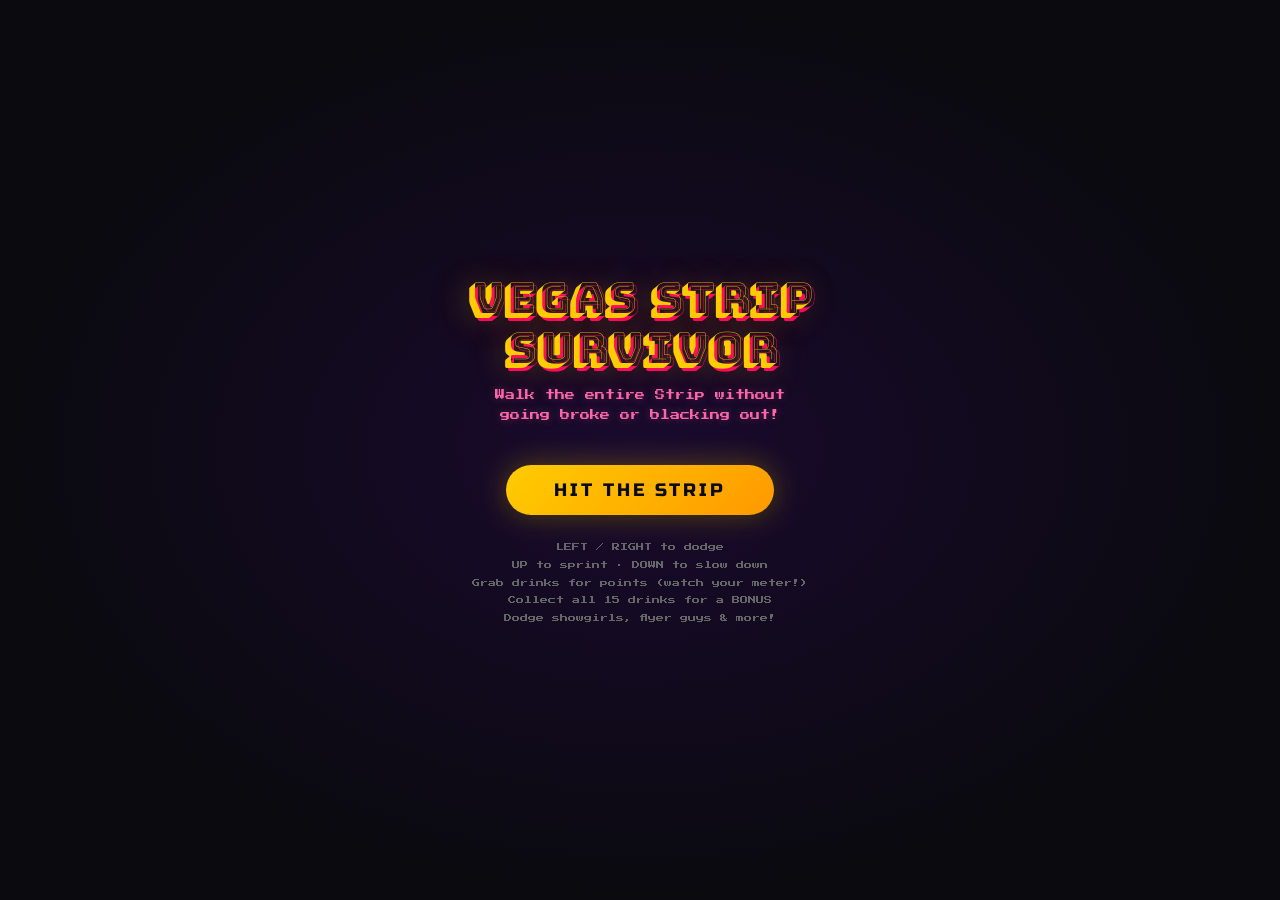
<file: vegas-strip-survivor.html>
<!DOCTYPE html>
<html lang="en">
<head>
<meta charset="UTF-8">
<meta name="viewport" content="width=device-width, initial-scale=1.0">
<title>Vegas Strip Survivor</title>
<style>
  @import url('https://fonts.googleapis.com/css2?family=Bungee+Shade&family=Russo+One&family=Press+Start+2P&display=swap');

  * { margin: 0; padding: 0; box-sizing: border-box; }

  body {
    background: #0a0a0f;
    overflow: hidden;
    display: flex;
    justify-content: center;
    align-items: center;
    height: 100vh;
    width: 100vw;
    font-family: 'Russo One', sans-serif;
  }

  canvas {
    display: block;
    width: 100vw;
    height: 100vh;
  }

  #ui-overlay {
    position: fixed;
    top: 0; left: 0;
    width: 100%; height: 100%;
    pointer-events: none;
    z-index: 2;
  }

  #drunk-meter {
    position: absolute;
    top: 16px; left: 16px;
    width: 220px;
  }

  #drunk-meter .label {
    font-family: 'Press Start 2P', monospace;
    font-size: 9px;
    color: #ffcc00;
    text-shadow: 0 0 8px #ffcc0080;
    margin-bottom: 4px;
    letter-spacing: 1px;
  }

  #drunk-meter .bar-bg {
    width: 100%;
    height: 18px;
    background: #1a1a2e;
    border: 2px solid #333;
    border-radius: 9px;
    overflow: hidden;
  }

  #drunk-meter .bar-fill {
    height: 100%;
    width: 0%;
    border-radius: 7px;
    transition: width 0.3s, background 0.3s;
    background: linear-gradient(90deg, #00ff88, #ffcc00, #ff4444);
  }

  #progress-bar {
    position: absolute;
    top: 16px; right: 16px;
    width: 220px;
  }

  #progress-bar .label {
    font-family: 'Press Start 2P', monospace;
    font-size: 9px;
    color: #00ccff;
    text-shadow: 0 0 8px #00ccff80;
    margin-bottom: 4px;
    letter-spacing: 1px;
    text-align: right;
  }

  #progress-bar .bar-bg {
    width: 100%;
    height: 18px;
    background: #1a1a2e;
    border: 2px solid #333;
    border-radius: 9px;
    overflow: hidden;
  }

  #progress-bar .bar-fill {
    height: 100%;
    width: 0%;
    border-radius: 7px;
    transition: width 0.3s;
    background: linear-gradient(90deg, #0066ff, #00ccff, #00ffcc);
  }

  #wallet-display {
    position: absolute;
    top: 50px; left: 16px;
    font-family: 'Press Start 2P', monospace;
    font-size: 11px;
    color: #00ff66;
    text-shadow: 0 0 8px #00ff6660;
  }

  #landmark-name {
    position: absolute;
    top: 60px; left: 50%;
    transform: translateX(-50%);
    font-family: 'Bungee Shade', cursive;
    font-size: 24px;
    color: #ffcc00;
    text-shadow: 0 0 20px #ffcc0080, 0 0 40px #ff660040;
    opacity: 0;
    transition: opacity 0.5s;
    white-space: nowrap;
  }

  #score-display {
    position: absolute;
    bottom: 16px; right: 16px;
    font-family: 'Press Start 2P', monospace;
    font-size: 11px;
    color: #ff66aa;
    text-shadow: 0 0 8px #ff66aa60;
  }

  #drink-tracker {
    position: absolute;
    bottom: 16px; left: 16px;
    font-family: 'Press Start 2P', monospace;
    font-size: 9px;
    color: #ffcc00;
    text-shadow: 0 0 8px #ffcc0060;
    line-height: 1.8;
  }

  #drink-icons {
    font-size: 14px;
    letter-spacing: 2px;
    margin-top: 4px;
  }

  #start-screen, #end-screen {
    position: fixed;
    top: 0; left: 0;
    width: 100%; height: 100%;
    display: flex;
    flex-direction: column;
    justify-content: center;
    align-items: center;
    background: radial-gradient(ellipse at center, #1a0a2e 0%, #0a0a0f 70%);
    z-index: 10;
    pointer-events: all;
  }

  #end-screen { display: none; }

  .title {
    font-family: 'Bungee Shade', cursive;
    font-size: 42px;
    color: #ffcc00;
    text-shadow: 0 0 30px #ffcc0060, 0 0 60px #ff660030, 3px 3px 0 #ff0066;
    margin-bottom: 12px;
    text-align: center;
    line-height: 1.2;
  }

  .subtitle {
    font-family: 'Press Start 2P', monospace;
    font-size: 10px;
    color: #ff66aa;
    text-shadow: 0 0 10px #ff66aa50;
    margin-bottom: 40px;
    text-align: center;
    line-height: 2;
    max-width: 500px;
  }

  .start-btn {
    font-family: 'Russo One', sans-serif;
    font-size: 18px;
    color: #0a0a0f;
    background: linear-gradient(135deg, #ffcc00, #ff9900);
    border: none;
    padding: 14px 48px;
    border-radius: 50px;
    cursor: pointer;
    pointer-events: all;
    text-transform: uppercase;
    letter-spacing: 3px;
    box-shadow: 0 0 30px #ffcc0050, 0 4px 15px #00000050;
    transition: all 0.2s;
  }

  .start-btn:hover {
    transform: scale(1.05);
    box-shadow: 0 0 50px #ffcc0070, 0 4px 20px #00000060;
  }

  .controls-info {
    font-family: 'Press Start 2P', monospace;
    font-size: 8px;
    color: #666;
    margin-top: 24px;
    text-align: center;
    line-height: 2.2;
  }

  .end-title {
    font-family: 'Bungee Shade', cursive;
    font-size: 36px;
    margin-bottom: 16px;
    text-align: center;
  }

  .end-stats {
    font-family: 'Press Start 2P', monospace;
    font-size: 10px;
    color: #ffcc00;
    margin-bottom: 24px;
    line-height: 2;
    text-align: center;
  }
</style>
</head>
<body>

<canvas id="game"></canvas>

<div id="ui-overlay">
  <div id="drunk-meter">
    <div class="label">DRUNK LEVEL</div>
    <div class="bar-bg"><div class="bar-fill" id="drunk-fill"></div></div>
  </div>
  <div id="progress-bar">
    <div class="label">THE STRIP</div>
    <div class="bar-bg"><div class="bar-fill" id="progress-fill"></div></div>
  </div>
  <div id="wallet-display">$500</div>
  <div id="landmark-name"></div>
  <div id="score-display">SCORE: 0</div>
  <div id="drink-tracker">
    <div>DRINKS: 0/15</div>
    <div id="drink-icons"></div>
  </div>
</div>

<div id="start-screen">
  <div class="title">VEGAS STRIP<br>SURVIVOR</div>
  <div class="subtitle">Walk the entire Strip without<br>going broke or blacking out!</div>
  <button class="start-btn" onclick="startGame()">HIT THE STRIP</button>
  <div class="controls-info">
    LEFT / RIGHT to dodge<br>
    UP to sprint &middot; DOWN to slow down<br>
    Grab drinks for points (watch your meter!)<br>
    Collect all 15 drinks for a BONUS<br>
    Dodge showgirls, flyer guys & more!
  </div>
</div>

<div id="end-screen">
  <div class="end-title" id="end-title"></div>
  <div class="end-stats" id="end-stats"></div>
  <button class="start-btn" onclick="startGame()">TRY AGAIN</button>
</div>

<script>
// ============================================================
// CANVAS SETUP
// ============================================================
const canvas = document.getElementById('game');
const ctx = canvas.getContext('2d');

function resizeCanvas() {
  canvas.width = window.innerWidth;
  canvas.height = window.innerHeight;
}
resizeCanvas();
window.addEventListener('resize', resizeCanvas);

// ============================================================
// CONSTANTS
// ============================================================
const LANE_COUNT = 5;
const LANE_POSITIONS = [-0.6, -0.3, 0, 0.3, 0.6];
const VIEW_DISTANCE = 120; // how many world units we can see ahead
const TOTAL_DISTANCE = 3000;
const SEGMENT_LENGTH = 2; // world units per road segment
// Player appears at t=0.88 on screen; this is the matching world depth for collisions
const PLAYER_Z = VIEW_DISTANCE * (1 - 0.88) + 1; // ~15.4

const LANDMARKS = [
  { dist: 0, name: "Mandalay Bay", color: "#FFD700" },
  { dist: 0.09, name: "Luxor", color: "#FF6600" },
  { dist: 0.18, name: "Excalibur", color: "#CC33FF" },
  { dist: 0.27, name: "MGM Grand", color: "#00CC66" },
  { dist: 0.36, name: "Bellagio", color: "#3399FF" },
  { dist: 0.45, name: "Caesars Palace", color: "#FFD700" },
  { dist: 0.55, name: "The Venetian", color: "#FF9966" },
  { dist: 0.64, name: "Treasure Island", color: "#FF3366" },
  { dist: 0.73, name: "Wynn", color: "#CC0000" },
  { dist: 0.82, name: "Circus Circus", color: "#FF66CC" },
  { dist: 1.0, name: "Stratosphere", color: "#00FFCC" },
];

// ============================================================
// DRINK TYPES (15 collectible drinks)
// ============================================================
const DRINK_TYPES = [
  { name: 'Seltzer',       emoji: '\u{1F95B}', points: 10,  drunk: 3,  color: '#aaddff', glassType: 'tall' },
  { name: 'Light Beer',    emoji: '\u{1F37A}', points: 15,  drunk: 5,  color: '#f5d76e', glassType: 'pint' },
  { name: 'Lager',         emoji: '\u{1F37A}', points: 20,  drunk: 6,  color: '#d4a017', glassType: 'pint' },
  { name: 'IPA',           emoji: '\u{1F37A}', points: 25,  drunk: 7,  color: '#cc8800', glassType: 'pint' },
  { name: 'Wine',          emoji: '\u{1F377}', points: 30,  drunk: 8,  color: '#8b0000', glassType: 'wine' },
  { name: 'Margarita',     emoji: '\u{1F378}', points: 35,  drunk: 9,  color: '#7fff00', glassType: 'cocktail' },
  { name: 'Mojito',        emoji: '\u{1F378}', points: 35,  drunk: 9,  color: '#00ff7f', glassType: 'cocktail' },
  { name: 'Tequila Shot',  emoji: '\u{1F943}', points: 40,  drunk: 10, color: '#ffcc00', glassType: 'shot' },
  { name: 'Daiquiri',      emoji: '\u{1F379}', points: 40,  drunk: 10, color: '#ff6699', glassType: 'cocktail' },
  { name: 'Old Fashioned', emoji: '\u{1F943}', points: 45,  drunk: 11, color: '#8b4513', glassType: 'rocks' },
  { name: 'Whiskey Sour',  emoji: '\u{1F943}', points: 50,  drunk: 12, color: '#daa520', glassType: 'rocks' },
  { name: 'Long Island',   emoji: '\u{1F378}', points: 60,  drunk: 14, color: '#cd853f', glassType: 'tall' },
  { name: 'Absinthe',      emoji: '\u{1F378}', points: 70,  drunk: 16, color: '#00ff00', glassType: 'cocktail' },
  { name: 'Martini',       emoji: '\u{1F378}', points: 80,  drunk: 18, color: '#e0e0e0', glassType: 'cocktail' },
  { name: 'Champagne',     emoji: '\u{1F37E}', points: 90,  drunk: 20, color: '#ffe4b5', glassType: 'flute' },
];

// ============================================================
// OBSTACLE TYPES (Vegas Traps)
// ============================================================
const OBSTACLE_TYPES = [
  { type: 'showgirl',     cost: 30, speed: 0.7, hitbox: 0.12, behavior: 'zigzag' },
  { type: 'costumed',     cost: 20, speed: 0.4, hitbox: 0.18, behavior: 'straight' },
  { type: 'flyerGuy',     cost: 15, speed: 1.2, hitbox: 0.10, behavior: 'homing' },
  { type: 'beggar',       cost: 10, speed: 0,   hitbox: 0.10, behavior: 'stationary' },
  { type: 'performer',    cost: 25, speed: 0.3, hitbox: 0.14, behavior: 'wander' },
  { type: 'drunkTourist', cost: 40, speed: 0.6, hitbox: 0.12, behavior: 'homing' },
];

const POWERUP_TYPES = [
  { name: 'Water',  drunk: -15, points: 10, color: '#00aaff', emoji: '\u{1F4A7}' },
  { name: 'Coffee', drunk: -10, points: 10, color: '#8b4513', emoji: '\u{2615}' },
  { name: 'Taco',   drunk: -8,  points: 15, color: '#ff8c00', emoji: '\u{1F32E}' },
  { name: 'Pizza',  drunk: -12, points: 15, color: '#ff6347', emoji: '\u{1F355}' },
];

// ============================================================
// GAME STATE
// ============================================================
let game = null;
let keys = {};
let keysJustPressed = {};
let animFrame = null;

function createGame() {
  return {
    player: { lane: 2, targetLane: 2, worldX: 0, bobble: 0, sprinting: false },
    camera: { z: 0, speed: 2.5 },
    drunkLevel: 0,
    maxDrunk: 100,
    wallet: 500,
    distance: 0,
    score: 0,
    obstacles: [],
    drinks: [],
    powerups: [],
    particles: [],
    buildings: generateBuildings(),
    stars: generateStars(),
    spawnTimer: 0,
    drinkTimer: 0,
    powerupTimer: 0,
    time: 0,
    state: 'playing',
    lastLandmark: -1,
    drinksCollected: new Set(),
    collectionBonuses: 0,
    flash: { active: false, color: '', alpha: 0 },
    combo: 0,
  };
}

function generateStars() {
  const stars = [];
  for (let i = 0; i < 120; i++) {
    stars.push({
      x: Math.random(),
      y: Math.random() * 0.3,
      size: Math.random() * 2 + 0.5,
      twinkle: Math.random() * Math.PI * 2,
      speed: Math.random() * 2 + 1,
    });
  }
  return stars;
}

function generateBuildings() {
  const buildings = [];
  const casinoNames = [
    'SLOTS', 'CASINO', 'BAR', 'LOUNGE', 'POKER', 'CLUB',
    'JACKPOT', 'LUCKY', 'NEON', 'ROYAL', 'ACE', 'GOLD',
    'STAR', 'DIAMOND', '777', 'WINS', 'PALACE', 'OASIS',
  ];
  for (let i = 0; i < 400; i++) {
    const side = i % 2 === 0 ? -1 : 1;
    buildings.push({
      worldZ: i * 2.5 + Math.random() * 1.5,
      side: side,
      height: 100 + Math.random() * 300,
      width: 60 + Math.random() * 80,
      color: `hsl(${Math.random() * 360}, 40%, ${10 + Math.random() * 8}%)`,
      neonColor: `hsl(${Math.random() * 360}, 100%, 60%)`,
      windowRows: Math.floor(Math.random() * 8) + 3,
      windowCols: Math.floor(Math.random() * 4) + 2,
      signText: Math.random() > 0.4 ? casinoNames[Math.floor(Math.random() * casinoNames.length)] : null,
      hasPalm: Math.random() > 0.65,
    });
  }
  return buildings;
}

// ============================================================
// PROJECTION — simple and correct pseudo-3D
// ============================================================
// relZ = distance ahead of camera (0 = at camera, VIEW_DISTANCE = horizon)
// worldX = lateral position (-1 to 1 range, 0 = center)
// Returns screen coordinates and a scale factor (1 = closest, 0 = horizon)
function project(worldX, relZ) {
  const W = canvas.width, H = canvas.height;
  const horizonY = H * 0.35;
  const groundY = H;
  const vanishX = W / 2;
  const roadHW = W * 0.28; // half-width of road at bottom of screen

  // Clamp to avoid division by zero or negative
  const z = Math.max(relZ, 0.5);
  // Scale: 1 at z=1, approaches 0 at z=VIEW_DISTANCE
  const scale = 10 / (z + 10);

  const sx = vanishX + worldX * roadHW * scale / 0.5; // /0.5 because scale=0.5 at z=10
  const sy = horizonY + (groundY - horizonY) * scale;
  return { sx, sy, scale };
}

// ============================================================
// SPAWNING
// ============================================================
function spawnObstacle() {
  const info = OBSTACLE_TYPES[Math.floor(Math.random() * OBSTACLE_TYPES.length)];
  const lane = Math.floor(Math.random() * LANE_COUNT);
  game.obstacles.push({
    ...info,
    lane: lane,
    worldX: LANE_POSITIONS[lane],
    worldZ: game.camera.z + VIEW_DISTANCE + Math.random() * 20,
    phase: Math.random() * Math.PI * 2,
    age: 0,
    costumeColor: `hsl(${Math.random() * 360}, 80%, 50%)`,
  });
}

function spawnDrink() {
  const uncollected = DRINK_TYPES.filter((_, i) => !game.drinksCollected.has(i));
  let drinkIndex;
  if (uncollected.length > 0 && Math.random() > 0.3) {
    const candidates = DRINK_TYPES.map((d, i) => i).filter(i => !game.drinksCollected.has(i));
    drinkIndex = candidates[Math.floor(Math.random() * candidates.length)];
  } else {
    drinkIndex = Math.floor(Math.random() * DRINK_TYPES.length);
  }
  const info = DRINK_TYPES[drinkIndex];
  const lane = Math.floor(Math.random() * LANE_COUNT);
  game.drinks.push({
    ...info,
    drinkIndex: drinkIndex,
    lane: lane,
    worldX: LANE_POSITIONS[lane],
    worldZ: game.camera.z + VIEW_DISTANCE + Math.random() * 15,
    bobble: Math.random() * Math.PI * 2,
  });
}

function spawnPowerup() {
  const info = POWERUP_TYPES[Math.floor(Math.random() * POWERUP_TYPES.length)];
  const lane = Math.floor(Math.random() * LANE_COUNT);
  game.powerups.push({
    ...info,
    lane: lane,
    worldX: LANE_POSITIONS[lane],
    worldZ: game.camera.z + VIEW_DISTANCE + Math.random() * 15,
    bobble: Math.random() * Math.PI * 2,
  });
}

function spawnParticles(sx, sy, color, count) {
  for (let i = 0; i < count; i++) {
    game.particles.push({
      x: sx, y: sy,
      vx: (Math.random() - 0.5) * 200,
      vy: (Math.random() - 0.5) * 200 - 100,
      life: 1,
      decay: 0.02 + Math.random() * 0.03,
      color: color,
      size: 2 + Math.random() * 4,
    });
  }
}

// ============================================================
// UPDATE
// ============================================================
function update(dt) {
  if (game.state !== 'playing') return;

  game.time += dt;
  game.spawnTimer += dt;
  game.drinkTimer += dt;
  game.powerupTimer += dt;

  const progress = game.distance / TOTAL_DISTANCE;
  const difficulty = 1 + progress * 2;
  const baseSpeed = 8 + progress * 6;

  // Sprint / slow
  let speedMult = 1;
  if (keys['ArrowUp'] || keys['KeyW']) { speedMult = 1.6; game.player.sprinting = true; }
  else if (keys['ArrowDown'] || keys['KeyS']) { speedMult = 0.5; game.player.sprinting = false; }
  else { game.player.sprinting = false; }

  game.camera.speed = baseSpeed * speedMult;
  game.camera.z += game.camera.speed * dt;
  game.distance = game.camera.z;

  // Lane input
  const drunkRatio = game.drunkLevel / game.maxDrunk;
  if (keysJustPressed['ArrowLeft'] || keysJustPressed['KeyA']) {
    let target = game.player.targetLane - 1;
    if (drunkRatio > 0.5 && Math.random() < (drunkRatio - 0.5) * 0.3) target = game.player.targetLane + 1;
    game.player.targetLane = Math.max(0, Math.min(LANE_COUNT - 1, target));
  }
  if (keysJustPressed['ArrowRight'] || keysJustPressed['KeyD']) {
    let target = game.player.targetLane + 1;
    if (drunkRatio > 0.5 && Math.random() < (drunkRatio - 0.5) * 0.3) target = game.player.targetLane - 1;
    game.player.targetLane = Math.max(0, Math.min(LANE_COUNT - 1, target));
  }
  keysJustPressed = {};

  // Random drunk drift
  if (drunkRatio > 0.4 && Math.random() < drunkRatio * 0.005) {
    game.player.targetLane += Math.random() > 0.5 ? 1 : -1;
    game.player.targetLane = Math.max(0, Math.min(LANE_COUNT - 1, game.player.targetLane));
  }

  // Smooth lane interpolation
  const targetX = LANE_POSITIONS[game.player.targetLane];
  const lerpSpeed = 8 - drunkRatio * 4;
  game.player.worldX += (targetX - game.player.worldX) * lerpSpeed * dt;
  game.player.bobble += dt * (game.player.sprinting ? 14 : 10);

  // Spawning
  const spawnRate = Math.max(0.4, 1.4 - difficulty * 0.2);
  if (game.spawnTimer > spawnRate) {
    spawnObstacle();
    if (difficulty > 1.5) spawnObstacle();
    game.spawnTimer = 0;
  }
  if (game.drinkTimer > 3.0) { spawnDrink(); game.drinkTimer = 0; }
  if (game.powerupTimer > 4.0) { spawnPowerup(); game.powerupTimer = 0; }

  // Update obstacles
  for (let i = game.obstacles.length - 1; i >= 0; i--) {
    const o = game.obstacles[i];
    o.age += dt;
    const relZ = o.worldZ - game.camera.z;

    switch (o.behavior) {
      case 'zigzag':
        o.worldX = LANE_POSITIONS[o.lane] + Math.sin(o.age * 2.5 + o.phase) * 0.25;
        break;
      case 'homing':
        o.worldX += (game.player.worldX - o.worldX) * o.speed * dt * 0.5;
        break;
      case 'wander':
        o.worldX = LANE_POSITIONS[o.lane] + Math.sin(o.age * 1.5 + o.phase) * 0.2;
        break;
    }

    const xDist = Math.abs(game.player.worldX - o.worldX);
    if (Math.abs(relZ - PLAYER_Z) < 4 && xDist < o.hitbox + 0.05) {
      game.wallet -= o.cost;
      game.score -= o.cost;
      game.combo = 0;
      const p = project(o.worldX, Math.max(relZ, 0.5));
      spawnParticles(p.sx, p.sy, '#ff4444', 10);
      game.flash = { active: true, color: 'rgba(255,0,0,0.15)', alpha: 0.4 };
      game.obstacles.splice(i, 1);
      continue;
    }
    if (relZ < -5) {
      game.score += 10;
      game.combo++;
      game.obstacles.splice(i, 1);
    }
  }

  // Update drinks
  for (let i = game.drinks.length - 1; i >= 0; i--) {
    const d = game.drinks[i];
    d.bobble += dt * 4;
    const relZ = d.worldZ - game.camera.z;
    const xDist = Math.abs(game.player.worldX - d.worldX);

    if (Math.abs(relZ - PLAYER_Z) < 4 && xDist < 0.15) {
      game.drunkLevel = Math.min(game.maxDrunk, game.drunkLevel + d.drunk);
      game.score += d.points;
      game.drinksCollected.add(d.drinkIndex);
      const p = project(d.worldX, Math.max(relZ, 0.5));
      spawnParticles(p.sx, p.sy, d.color, 12);
      game.flash = { active: true, color: 'rgba(255,204,0,0.12)', alpha: 0.3 };
      if (game.drinksCollected.size >= DRINK_TYPES.length) {
        game.score += 500;
        game.collectionBonuses++;
        game.drinksCollected.clear();
        game.flash = { active: true, color: 'rgba(255,215,0,0.3)', alpha: 0.6 };
      }
      game.drinks.splice(i, 1);
      continue;
    }
    if (relZ < -5) game.drinks.splice(i, 1);
  }

  // Update powerups
  for (let i = game.powerups.length - 1; i >= 0; i--) {
    const pu = game.powerups[i];
    pu.bobble += dt * 4;
    const relZ = pu.worldZ - game.camera.z;
    const xDist = Math.abs(game.player.worldX - pu.worldX);

    if (Math.abs(relZ - PLAYER_Z) < 4 && xDist < 0.16) {
      game.drunkLevel = Math.max(0, game.drunkLevel + pu.drunk);
      game.score += pu.points;
      const p = project(pu.worldX, Math.max(relZ, 0.5));
      spawnParticles(p.sx, p.sy, '#00ff88', 12);
      game.flash = { active: true, color: 'rgba(0,255,136,0.12)', alpha: 0.3 };
      game.powerups.splice(i, 1);
      continue;
    }
    if (relZ < -5) game.powerups.splice(i, 1);
  }

  // Particles
  for (let i = game.particles.length - 1; i >= 0; i--) {
    const p = game.particles[i];
    p.x += p.vx * dt;
    p.y += p.vy * dt;
    p.vy += 300 * dt;
    p.life -= p.decay;
    if (p.life <= 0) game.particles.splice(i, 1);
  }

  // Flash
  if (game.flash.active) {
    game.flash.alpha -= dt * 2;
    if (game.flash.alpha <= 0) game.flash.active = false;
  }

  // Drunk decay
  game.drunkLevel = Math.max(0, game.drunkLevel - dt * 1.5);

  // Landmarks
  for (let i = 0; i < LANDMARKS.length; i++) {
    if (progress >= LANDMARKS[i].dist && i > game.lastLandmark) {
      game.lastLandmark = i;
      showLandmark(LANDMARKS[i].name, LANDMARKS[i].color);
    }
  }

  // Win/lose
  if (game.wallet <= 0) { game.state = 'broke'; showEndScreen('broke'); }
  if (game.drunkLevel >= game.maxDrunk) { game.state = 'blackout'; showEndScreen('blackout'); }
  if (game.distance >= TOTAL_DISTANCE) { game.state = 'won'; showEndScreen('won'); }

  updateUI();
}

function updateUI() {
  document.getElementById('drunk-fill').style.width = (game.drunkLevel / game.maxDrunk * 100) + '%';
  document.getElementById('progress-fill').style.width = Math.min(100, game.distance / TOTAL_DISTANCE * 100) + '%';
  document.getElementById('wallet-display').textContent = `$${Math.max(0, game.wallet)}`;
  document.getElementById('score-display').textContent = `SCORE: ${Math.max(0, Math.floor(game.score))}`;
  const collected = game.drinksCollected.size;
  document.getElementById('drink-tracker').innerHTML =
    `<div>DRINKS: ${collected}/15</div><div id="drink-icons">${DRINK_TYPES.map((d, i) =>
      `<span style="opacity:${game.drinksCollected.has(i) ? '1' : '0.25'}">${d.emoji}</span>`
    ).join('')}</div>`;
}

function showLandmark(name, color) {
  const el = document.getElementById('landmark-name');
  el.textContent = name;
  el.style.color = color;
  el.style.textShadow = `0 0 20px ${color}80, 0 0 40px ${color}40`;
  el.style.opacity = 1;
  setTimeout(() => el.style.opacity = 0, 2500);
}

function showEndScreen(result) {
  const screen = document.getElementById('end-screen');
  const title = document.getElementById('end-title');
  const stats = document.getElementById('end-stats');
  screen.style.display = 'flex';
  const landmarkName = game.lastLandmark >= 0 ? LANDMARKS[game.lastLandmark].name : 'the start';
  if (result === 'won') {
    title.textContent = 'YOU MADE IT!';
    title.style.color = '#00ffcc';
    title.style.textShadow = '0 0 30px #00ffcc60, 3px 3px 0 #0066ff';
    stats.innerHTML = `SCORE: ${Math.floor(game.score)}<br>WALLET: $${game.wallet}<br>DRINKS: ${game.drinksCollected.size}/15<br>BONUSES: ${game.collectionBonuses}`;
  } else if (result === 'blackout') {
    title.textContent = 'BLACKED OUT!';
    title.style.color = '#ff4444';
    title.style.textShadow = '0 0 30px #ff444460, 3px 3px 0 #990000';
    stats.innerHTML = `Made it to ${landmarkName}<br>SCORE: ${Math.floor(game.score)}`;
  } else {
    title.textContent = 'WENT BROKE!';
    title.style.color = '#ff8800';
    title.style.textShadow = '0 0 30px #ff880060, 3px 3px 0 #884400';
    stats.innerHTML = `Made it to ${landmarkName}<br>SCORE: ${Math.floor(game.score)}`;
  }
}

// ============================================================
// DRAWING
// ============================================================
function draw() {
  const W = canvas.width, H = canvas.height;
  const horizonY = H * 0.35;
  const vanishX = W / 2;
  const roadHW = W * 0.28;
  const drunkRatio = game ? game.drunkLevel / game.maxDrunk : 0;

  ctx.save();

  // Drunk camera sway
  if (game && drunkRatio > 0.2) {
    const intensity = (drunkRatio - 0.2) * 20;
    ctx.translate(Math.sin(game.time * 1.5) * intensity, Math.cos(game.time * 1.1) * intensity * 0.4);
  }

  // ---- SKY ----
  const skyGrad = ctx.createLinearGradient(0, 0, 0, horizonY);
  skyGrad.addColorStop(0, '#030308');
  skyGrad.addColorStop(0.4, '#0a0a25');
  skyGrad.addColorStop(0.8, '#15102a');
  skyGrad.addColorStop(1, '#201535');
  ctx.fillStyle = skyGrad;
  ctx.fillRect(0, 0, W, horizonY + 5);

  // City glow at horizon
  const glowGrad = ctx.createRadialGradient(vanishX, horizonY, 0, vanishX, horizonY, W * 0.5);
  glowGrad.addColorStop(0, 'rgba(255, 100, 50, 0.2)');
  glowGrad.addColorStop(0.3, 'rgba(255, 60, 100, 0.1)');
  glowGrad.addColorStop(1, 'transparent');
  ctx.fillStyle = glowGrad;
  ctx.fillRect(0, horizonY - 60, W, 80);

  // Stars
  if (game) {
    game.stars.forEach(s => {
      s.twinkle += 0.015 * s.speed;
      const alpha = 0.3 + Math.sin(s.twinkle) * 0.4;
      ctx.fillStyle = `rgba(255, 255, 220, ${Math.max(0, alpha)})`;
      ctx.beginPath();
      ctx.arc(s.x * W, s.y * H, s.size, 0, Math.PI * 2);
      ctx.fill();
    });
  }

  // ---- GROUND (everything below horizon) ----
  // Fill entire ground area first with a dark base
  ctx.fillStyle = '#0f0f18';
  ctx.fillRect(0, horizonY, W, H - horizonY);

  // ---- ROAD (scanline rendering) ----
  const camZ = game ? game.camera.z : 0;
  const stripH = 2;

  for (let screenY = Math.floor(horizonY); screenY < H; screenY += stripH) {
    const t = (screenY - horizonY) / (H - horizonY);
    if (t <= 0.001) continue;

    const depth = VIEW_DISTANCE * (1 - t) + 1;
    const worldZ = depth + camZ;
    const seg = Math.floor(worldZ / SEGMENT_LENGTH);

    const scale = t;
    const rw = roadHW * scale;
    const sidewalkW = rw * 1.4;

    // Sidewalk - concrete gray, subtle alternation
    ctx.fillStyle = seg % 2 === 0 ? '#252530' : '#222228';
    ctx.fillRect(vanishX - sidewalkW, screenY, sidewalkW * 2, stripH);

    // Road surface - dark asphalt
    ctx.fillStyle = seg % 2 === 0 ? '#2a2a33' : '#252530';
    ctx.fillRect(vanishX - rw, screenY, rw * 2, stripH);

    // Center stripe (dashed yellow)
    if (seg % 3 === 0) {
      ctx.fillStyle = '#ffcc0050';
      const sw = Math.max(1, rw * 0.015);
      ctx.fillRect(vanishX - sw, screenY, sw * 2, stripH);
    }

    // Lane dividers
    if (seg % 4 === 0) {
      ctx.fillStyle = '#ffffff12';
      for (let l = 0; l < LANE_COUNT; l++) {
        const laneX = vanishX + LANE_POSITIONS[l] * rw / 0.7;
        ctx.fillRect(laneX - 0.5, screenY, 1, stripH);
      }
    }

    // Curb edges (bright line)
    const curbW = Math.max(1, 2 * scale);
    ctx.fillStyle = '#666660';
    ctx.fillRect(vanishX - rw - curbW, screenY, curbW, stripH);
    ctx.fillRect(vanishX + rw, screenY, curbW, stripH);
  }

  // ---- BUILDINGS (drawn on both sides) ----
  if (game) {
    const visBuildings = [];
    for (const b of game.buildings) {
      const relZ = b.worldZ - camZ;
      if (relZ > 0.5 && relZ < VIEW_DISTANCE) visBuildings.push({ b, relZ });
    }
    visBuildings.sort((a, b) => b.relZ - a.relZ);

    for (const { b, relZ } of visBuildings) {
      const t = 1 - (relZ - 1) / (VIEW_DISTANCE - 1);
      if (t <= 0 || t > 1) continue;

      const scale = t;
      const screenY = horizonY + (H - horizonY) * t;
      const rw = roadHW * scale;
      const sidewalkW = rw * 1.4;
      const bw = b.width * scale;
      const bh = b.height * scale;

      let bx;
      if (b.side < 0) {
        bx = vanishX - sidewalkW - bw * 0.3;
      } else {
        bx = vanishX + sidewalkW - bw * 0.7;
      }
      const by = screenY - bh;
      if (bw < 2 || bh < 2) continue;

      // Building body - darker base with gradient
      ctx.fillStyle = b.color;
      ctx.fillRect(bx, by, bw, bh);

      // Lighter face edge for 3D effect
      ctx.fillStyle = 'rgba(255,255,255,0.03)';
      ctx.fillRect(bx, by, bw * 0.15, bh);

      // Roof line
      ctx.fillStyle = 'rgba(255,255,255,0.06)';
      ctx.fillRect(bx, by, bw, Math.max(1, 2 * scale));

      // Neon outline - SUBTLE, no shadowBlur (prevents color bleeding)
      const pulse = 0.5 + Math.sin(game.time * 3 + b.worldZ * 0.1) * 0.3;
      ctx.strokeStyle = b.neonColor + '40';
      ctx.lineWidth = Math.max(0.5, scale * 1.5);
      ctx.strokeRect(bx, by, bw, bh);

      // Small neon accent line at top of building (instead of full glow)
      ctx.fillStyle = b.neonColor + '60';
      ctx.fillRect(bx, by - Math.max(1, 2 * scale), bw, Math.max(1, 2 * scale));

      // Windows
      if (bw > 8 && bh > 12) {
        const wCols = b.windowCols;
        const wRows = Math.min(b.windowRows, Math.floor(bh / 6));
        const ww = bw / (wCols * 2 + 1);
        const wh = bh / (wRows * 2 + 1);
        if (ww > 1.5 && wh > 1.5) {
          for (let r = 0; r < wRows; r++) {
            for (let c = 0; c < wCols; c++) {
              const wx = bx + ww * (c * 2 + 1);
              const wy = by + wh * (r * 2 + 1);
              const lit = Math.sin(game.time * 0.5 + b.worldZ * 0.3 + r + c * 3) > -0.3;
              ctx.fillStyle = lit ? '#ffee8855' : '#ffffff08';
              ctx.fillRect(wx, wy, Math.max(1, ww * 0.8), Math.max(1, wh * 0.6));
            }
          }
        }
      }

      // Awning / entrance at ground level (for closer buildings)
      if (scale > 0.25 && bw > 20) {
        ctx.fillStyle = 'rgba(0,0,0,0.4)';
        const awH = Math.max(3, 8 * scale);
        ctx.fillRect(bx + bw * 0.15, screenY - awH, bw * 0.7, awH);
        ctx.fillStyle = b.neonColor + '30';
        ctx.fillRect(bx + bw * 0.15, screenY - awH, bw * 0.7, Math.max(1, 1.5 * scale));
      }

      // Neon sign text - use save/restore to isolate shadowBlur
      if (b.signText && scale > 0.1 && bw > 20) {
        ctx.save();
        const fontSize = Math.max(7, Math.floor(14 * scale));
        ctx.font = `bold ${fontSize}px 'Press Start 2P', monospace`;
        ctx.textAlign = 'center';
        ctx.shadowColor = b.neonColor;
        ctx.shadowBlur = Math.min(8, 6 * pulse * scale);
        ctx.fillStyle = b.neonColor;
        if (Math.sin(game.time * 13 + b.worldZ) < 0.9) {
          ctx.fillText(b.signText, bx + bw / 2, by - 4 * scale);
        }
        ctx.restore(); // clears shadowBlur completely
      }

      // Palm tree
      if (b.hasPalm && scale > 0.08) {
        const palmX = b.side < 0 ? bx + bw + 6 * scale : bx - 6 * scale;
        drawPalmTree(ctx, palmX, screenY, scale, game.time);
      }

      // Street lamp between some buildings
      if (!b.hasPalm && scale > 0.15 && Math.floor(b.worldZ) % 7 === 0) {
        const lampX = b.side < 0 ? vanishX - rw - 3 * scale : vanishX + rw + 3 * scale;
        const lampH = 40 * scale;
        ctx.strokeStyle = '#555';
        ctx.lineWidth = Math.max(1, 2 * scale);
        ctx.beginPath();
        ctx.moveTo(lampX, screenY);
        ctx.lineTo(lampX, screenY - lampH);
        ctx.stroke();
        // Lamp glow
        ctx.save();
        ctx.shadowColor = '#ffdd88';
        ctx.shadowBlur = Math.min(10, 8 * scale);
        ctx.fillStyle = '#ffdd88';
        ctx.beginPath();
        ctx.arc(lampX, screenY - lampH, Math.max(1, 2 * scale), 0, Math.PI * 2);
        ctx.fill();
        ctx.restore();
        // Light pool on ground
        ctx.fillStyle = 'rgba(255, 220, 130, 0.04)';
        ctx.beginPath();
        ctx.ellipse(lampX, screenY, 15 * scale, 4 * scale, 0, 0, Math.PI * 2);
        ctx.fill();
      }
    }
  }

  // ---- WORLD OBJECTS (obstacles, drinks, powerups) ----
  if (game) {
    const worldObjects = [];

    game.obstacles.forEach(o => {
      const relZ = o.worldZ - game.camera.z;
      if (relZ > 0.5 && relZ < VIEW_DISTANCE) worldObjects.push({ kind: 'obstacle', data: o, relZ });
    });
    game.drinks.forEach(d => {
      const relZ = d.worldZ - game.camera.z;
      if (relZ > 0.5 && relZ < VIEW_DISTANCE) worldObjects.push({ kind: 'drink', data: d, relZ });
    });
    game.powerups.forEach(p => {
      const relZ = p.worldZ - game.camera.z;
      if (relZ > 0.5 && relZ < VIEW_DISTANCE) worldObjects.push({ kind: 'powerup', data: p, relZ });
    });

    // Sort far to near
    worldObjects.sort((a, b) => b.relZ - a.relZ);

    for (const obj of worldObjects) {
      // Use same projection as road
      const t = 1 - (obj.relZ - 1) / (VIEW_DISTANCE - 1);
      if (t <= 0 || t > 1) continue;
      const scale = t;
      const screenY = horizonY + (H - horizonY) * t;
      const rw = roadHW * scale;
      const sx = vanishX + obj.data.worldX * rw / 0.7;
      const sz = scale * 180; // size for drawing (bigger when closer)

      if (sz < 3) continue;

      if (obj.kind === 'obstacle') {
        drawObstacle(ctx, obj.data, sx, screenY, sz, game.time);
      } else if (obj.kind === 'drink') {
        drawDrink(ctx, obj.data, sx, screenY, sz, game.time);
      } else {
        drawPowerup(ctx, obj.data, sx, screenY, sz, game.time);
      }
    }
  }

  // ---- PLAYER ----
  if (game && game.state === 'playing') {
    const playerT = 0.88; // matches PLAYER_Z
    const playerScale = playerT;
    const playerY = horizonY + (H - horizonY) * playerT;
    const playerRW = roadHW * playerScale;
    const playerSX = vanishX + game.player.worldX * playerRW / 0.7;
    drawPlayer(ctx, playerSX, playerY, playerScale * 180, game.time, drunkRatio);
  }

  // ---- PARTICLES ----
  if (game) {
    for (const p of game.particles) {
      ctx.globalAlpha = Math.max(0, p.life);
      ctx.fillStyle = p.color;
      ctx.beginPath();
      ctx.arc(p.x, p.y, p.size * p.life, 0, Math.PI * 2);
      ctx.fill();
    }
    ctx.globalAlpha = 1;
  }

  // ---- DRUNK EFFECTS ----
  if (game && drunkRatio > 0.2) {
    const vigRadius = Math.min(W, H) * (0.8 - drunkRatio * 0.3);
    const vigGrad = ctx.createRadialGradient(W / 2, H / 2, vigRadius * 0.5, W / 2, H / 2, vigRadius);
    vigGrad.addColorStop(0, 'transparent');
    vigGrad.addColorStop(1, `rgba(0, 0, 0, ${drunkRatio * 0.6})`);
    ctx.fillStyle = vigGrad;
    ctx.fillRect(0, 0, W, H);
  }
  if (game && drunkRatio > 0.5) {
    ctx.fillStyle = `rgba(80, 0, 120, ${(drunkRatio - 0.5) * 0.15})`;
    ctx.fillRect(0, 0, W, H);
  }

  // Screen flash
  if (game && game.flash.active) {
    ctx.globalAlpha = game.flash.alpha;
    ctx.fillStyle = game.flash.color;
    ctx.fillRect(0, 0, W, H);
    ctx.globalAlpha = 1;
  }

  // Combo display
  if (game && game.combo >= 5) {
    ctx.font = '20px "Russo One", sans-serif';
    ctx.textAlign = 'center';
    ctx.shadowColor = '#ffcc00';
    ctx.shadowBlur = 15;
    ctx.fillStyle = '#ffcc00';
    ctx.fillText(`x${game.combo} COMBO`, W / 2, H - 80);
    ctx.shadowBlur = 0;
  }

  ctx.restore();
}

// ============================================================
// DRAW HELPERS
// ============================================================
function drawPalmTree(ctx, x, baseY, scale, time) {
  const h = 60 * scale;
  if (h < 4) return;
  ctx.strokeStyle = '#5c3d2e';
  ctx.lineWidth = Math.max(1, 3 * scale);
  ctx.beginPath();
  ctx.moveTo(x, baseY);
  ctx.quadraticCurveTo(x + 3 * scale, baseY - h * 0.6, x + 1 * scale, baseY - h);
  ctx.stroke();

  const topX = x + 1 * scale, topY = baseY - h;
  for (let i = 0; i < 6; i++) {
    const angle = (i / 6) * Math.PI * 2 + Math.sin(time * 1.2) * 0.08;
    const len = 18 * scale;
    ctx.strokeStyle = '#228B22';
    ctx.lineWidth = Math.max(1, 1.5 * scale);
    ctx.beginPath();
    ctx.moveTo(topX, topY);
    const ex = topX + Math.cos(angle) * len;
    const ey = topY + Math.sin(angle) * len * 0.4 + len * 0.15;
    ctx.quadraticCurveTo(topX + Math.cos(angle) * len * 0.6, topY + Math.sin(angle) * len * 0.15, ex, ey);
    ctx.stroke();
  }
}

function drawPlayer(ctx, sx, sy, s, time, drunkRatio) {
  if (s < 5) return;
  const bob = Math.sin(game.player.bobble) * s * 0.03;
  ctx.save();
  if (drunkRatio > 0.4) {
    ctx.translate(sx, sy);
    ctx.rotate(Math.sin(time * 2) * drunkRatio * 0.12);
    ctx.translate(-sx, -sy);
  }

  // Shadow
  ctx.fillStyle = '#00000050';
  ctx.beginPath();
  ctx.ellipse(sx, sy + 2, s * 0.15, s * 0.04, 0, 0, Math.PI * 2);
  ctx.fill();

  // Legs
  const legSwing = Math.sin(game.player.bobble) * s * 0.06;
  ctx.strokeStyle = '#1a1a3a';
  ctx.lineWidth = Math.max(2, s * 0.05);
  ctx.beginPath();
  ctx.moveTo(sx - s * 0.04, sy - s * 0.12 + bob);
  ctx.lineTo(sx - s * 0.05 + legSwing, sy);
  ctx.stroke();
  ctx.beginPath();
  ctx.moveTo(sx + s * 0.04, sy - s * 0.12 + bob);
  ctx.lineTo(sx + s * 0.05 - legSwing, sy);
  ctx.stroke();

  // Hawaiian shirt body
  ctx.fillStyle = '#ff6633';
  const bodyW = s * 0.18, bodyH = s * 0.17;
  ctx.fillRect(sx - bodyW / 2, sy - s * 0.3 + bob, bodyW, bodyH);
  // Shirt flowers
  ctx.fillStyle = '#ffcc00';
  for (let i = 0; i < 3; i++) {
    ctx.beginPath();
    ctx.arc(sx - s * 0.04 + i * s * 0.04, sy - s * 0.24 + bob, s * 0.012, 0, Math.PI * 2);
    ctx.fill();
  }

  // Arms
  const armSwing = Math.sin(game.player.bobble + 0.5) * s * 0.05;
  ctx.strokeStyle = '#FFDAB9';
  ctx.lineWidth = Math.max(2, s * 0.035);
  ctx.beginPath();
  ctx.moveTo(sx - bodyW / 2, sy - s * 0.26 + bob);
  ctx.lineTo(sx - bodyW / 2 - s * 0.05 - armSwing, sy - s * 0.15 + bob);
  ctx.stroke();
  ctx.beginPath();
  ctx.moveTo(sx + bodyW / 2, sy - s * 0.26 + bob);
  ctx.lineTo(sx + bodyW / 2 + s * 0.05 + armSwing, sy - s * 0.15 + bob);
  ctx.stroke();

  // Head
  ctx.fillStyle = '#FFDAB9';
  ctx.beginPath();
  ctx.arc(sx, sy - s * 0.37 + bob, s * 0.06, 0, Math.PI * 2);
  ctx.fill();

  // Cap
  ctx.fillStyle = '#cc0000';
  ctx.beginPath();
  ctx.arc(sx, sy - s * 0.39 + bob, s * 0.06, Math.PI, 0);
  ctx.fill();
  ctx.fillRect(sx, sy - s * 0.41 + bob, s * 0.07, s * 0.015);

  ctx.restore();
}

function drawObstacle(ctx, ob, sx, sy, s, time) {
  // Shadow
  ctx.fillStyle = '#00000030';
  ctx.beginPath();
  ctx.ellipse(sx, sy + 2, s * 0.12, s * 0.03, 0, 0, Math.PI * 2);
  ctx.fill();

  switch (ob.type) {
    case 'showgirl': drawShowgirl(ctx, sx, sy, s, time); break;
    case 'costumed': drawCostumed(ctx, sx, sy, s, time, ob.costumeColor); break;
    case 'flyerGuy': drawFlyerGuy(ctx, sx, sy, s, time); break;
    case 'beggar': drawBeggar(ctx, sx, sy, s, time); break;
    case 'performer': drawPerformer(ctx, sx, sy, s, time); break;
    case 'drunkTourist': drawDrunkTourist(ctx, sx, sy, s, time); break;
  }
}

function drawShowgirl(ctx, sx, sy, s, time) {
  // High heels / legs
  ctx.strokeStyle = '#FFD700';
  ctx.lineWidth = Math.max(1, s * 0.035);
  ctx.beginPath();
  ctx.moveTo(sx - s * 0.05, sy);
  ctx.lineTo(sx - s * 0.025, sy - s * 0.25);
  ctx.moveTo(sx + s * 0.05, sy);
  ctx.lineTo(sx + s * 0.025, sy - s * 0.25);
  ctx.stroke();

  // Sparkly dress (pink trapezoid)
  ctx.fillStyle = '#FF1493';
  ctx.beginPath();
  ctx.moveTo(sx - s * 0.1, sy - s * 0.25);
  ctx.lineTo(sx + s * 0.1, sy - s * 0.25);
  ctx.lineTo(sx + s * 0.06, sy - s * 0.5);
  ctx.lineTo(sx - s * 0.06, sy - s * 0.5);
  ctx.closePath();
  ctx.fill();

  // Sparkles
  ctx.fillStyle = '#FFD700';
  for (let i = 0; i < 5; i++) {
    const spX = sx + Math.sin(time * 4 + i * 1.3) * s * 0.06;
    const spY = sy - s * 0.28 - i * s * 0.04;
    ctx.beginPath();
    ctx.arc(spX, spY, Math.max(1, s * 0.01), 0, Math.PI * 2);
    ctx.fill();
  }

  // Head
  ctx.fillStyle = '#FFDAB9';
  ctx.beginPath();
  ctx.arc(sx, sy - s * 0.56, s * 0.045, 0, Math.PI * 2);
  ctx.fill();

  // Feather headdress (big and colorful!)
  const colors = ['#FF1493', '#FFD700', '#00CED1', '#FF6347', '#9400D3', '#00FF7F'];
  for (let i = -4; i <= 4; i++) {
    const angle = -Math.PI / 2 + i * 0.18;
    const len = s * 0.16 + Math.sin(time * 2.5 + i) * s * 0.015;
    ctx.strokeStyle = colors[Math.abs(i) % colors.length];
    ctx.lineWidth = Math.max(1, s * 0.015);
    ctx.beginPath();
    ctx.moveTo(sx, sy - s * 0.6);
    ctx.lineTo(sx + Math.cos(angle) * len, sy - s * 0.6 + Math.sin(angle) * len);
    ctx.stroke();
    // Feather tip dot
    ctx.fillStyle = colors[Math.abs(i) % colors.length];
    ctx.beginPath();
    ctx.arc(sx + Math.cos(angle) * len, sy - s * 0.6 + Math.sin(angle) * len, Math.max(1, s * 0.008), 0, Math.PI * 2);
    ctx.fill();
  }
}

function drawCostumed(ctx, sx, sy, s, time, color) {
  // Big blocky body
  const bw = s * 0.25, bh = s * 0.35;
  ctx.fillStyle = color;
  ctx.fillRect(sx - bw / 2, sy - bh - s * 0.05, bw, bh);

  // Shoulder armor
  ctx.beginPath();
  ctx.moveTo(sx - bw / 2, sy - bh - s * 0.05);
  ctx.lineTo(sx - bw / 2 - s * 0.06, sy - bh + s * 0.05);
  ctx.lineTo(sx - bw / 2, sy - bh + s * 0.12);
  ctx.fill();
  ctx.beginPath();
  ctx.moveTo(sx + bw / 2, sy - bh - s * 0.05);
  ctx.lineTo(sx + bw / 2 + s * 0.06, sy - bh + s * 0.05);
  ctx.lineTo(sx + bw / 2, sy - bh + s * 0.12);
  ctx.fill();

  // Head (helmet)
  ctx.fillStyle = '#555';
  const headH = s * 0.1;
  ctx.fillRect(sx - s * 0.06, sy - bh - s * 0.05 - headH, s * 0.12, headH);

  // Glowing eyes
  ctx.fillStyle = '#00ffff';
  ctx.shadowColor = '#00ffff';
  ctx.shadowBlur = 5;
  ctx.fillRect(sx - s * 0.04, sy - bh - s * 0.1, s * 0.02, s * 0.02);
  ctx.fillRect(sx + s * 0.02, sy - bh - s * 0.1, s * 0.02, s * 0.02);
  ctx.shadowBlur = 0;

  // Legs
  ctx.fillStyle = color;
  ctx.fillRect(sx - s * 0.08, sy - s * 0.05, s * 0.06, s * 0.05);
  ctx.fillRect(sx + s * 0.02, sy - s * 0.05, s * 0.06, s * 0.05);
}

function drawFlyerGuy(ctx, sx, sy, s, time) {
  // Dark body
  ctx.fillStyle = '#1a1a1a';
  ctx.fillRect(sx - s * 0.04, sy - s * 0.35, s * 0.08, s * 0.25);

  // Head
  ctx.fillStyle = '#8B7355';
  ctx.beginPath();
  ctx.arc(sx, sy - s * 0.4, s * 0.04, 0, Math.PI * 2);
  ctx.fill();

  // Sunglasses
  ctx.fillStyle = '#000';
  ctx.fillRect(sx - s * 0.035, sy - s * 0.41, s * 0.03, s * 0.012);
  ctx.fillRect(sx + s * 0.005, sy - s * 0.41, s * 0.03, s * 0.012);

  // Extended arm with FLYER
  ctx.strokeStyle = '#8B7355';
  ctx.lineWidth = Math.max(1, s * 0.025);
  ctx.beginPath();
  ctx.moveTo(sx + s * 0.04, sy - s * 0.28);
  ctx.lineTo(sx + s * 0.18, sy - s * 0.32);
  ctx.stroke();

  // Flyer card (bright pink, pulsing)
  const pulse = 0.7 + Math.sin(time * 6) * 0.3;
  ctx.fillStyle = `rgba(255, 0, 128, ${pulse})`;
  ctx.shadowColor = '#ff0080';
  ctx.shadowBlur = 8;
  ctx.fillRect(sx + s * 0.15, sy - s * 0.37, s * 0.07, s * 0.1);
  ctx.shadowBlur = 0;
  // Text on flyer
  if (s > 30) {
    ctx.fillStyle = '#fff';
    ctx.font = `${Math.max(5, s * 0.025)}px Arial`;
    ctx.textAlign = 'center';
    ctx.fillText('HOT', sx + s * 0.185, sy - s * 0.3);
  }

  // Legs
  ctx.strokeStyle = '#1a1a1a';
  ctx.lineWidth = Math.max(1, s * 0.025);
  ctx.beginPath();
  ctx.moveTo(sx - s * 0.02, sy - s * 0.1);
  ctx.lineTo(sx - s * 0.03, sy);
  ctx.moveTo(sx + s * 0.02, sy - s * 0.1);
  ctx.lineTo(sx + s * 0.03, sy);
  ctx.stroke();
}

function drawBeggar(ctx, sx, sy, s, time) {
  // Blanket
  ctx.fillStyle = '#3a3a2a';
  ctx.fillRect(sx - s * 0.12, sy - s * 0.04, s * 0.24, s * 0.05);

  // Seated hunched body
  ctx.fillStyle = '#555544';
  ctx.beginPath();
  ctx.moveTo(sx - s * 0.06, sy - s * 0.04);
  ctx.lineTo(sx + s * 0.06, sy - s * 0.04);
  ctx.lineTo(sx + s * 0.04, sy - s * 0.18);
  ctx.lineTo(sx - s * 0.04, sy - s * 0.18);
  ctx.closePath();
  ctx.fill();

  // Head
  ctx.fillStyle = '#8B7355';
  ctx.beginPath();
  ctx.arc(sx, sy - s * 0.22, s * 0.035, 0, Math.PI * 2);
  ctx.fill();

  // Beanie
  ctx.fillStyle = '#333';
  ctx.beginPath();
  ctx.arc(sx, sy - s * 0.24, s * 0.035, Math.PI, 0);
  ctx.fill();

  // Cup
  ctx.fillStyle = '#aaa';
  ctx.fillRect(sx + s * 0.08, sy - s * 0.1, s * 0.03, s * 0.05);

  // Cardboard sign
  ctx.fillStyle = '#8B7355';
  ctx.fillRect(sx - s * 0.15, sy - s * 0.16, s * 0.07, s * 0.1);
  if (s > 25) {
    ctx.fillStyle = '#333';
    ctx.font = `${Math.max(4, s * 0.02)}px Arial`;
    ctx.textAlign = 'center';
    ctx.fillText('HELP', sx - s * 0.115, sy - s * 0.1);
  }
}

function drawPerformer(ctx, sx, sy, s, time) {
  // Body (purple vest)
  ctx.fillStyle = '#4a0080';
  ctx.fillRect(sx - s * 0.05, sy - s * 0.35, s * 0.1, s * 0.2);

  // Head
  ctx.fillStyle = '#FFDAB9';
  ctx.beginPath();
  ctx.arc(sx, sy - s * 0.4, s * 0.04, 0, Math.PI * 2);
  ctx.fill();

  // Fedora
  ctx.fillStyle = '#222';
  ctx.fillRect(sx - s * 0.06, sy - s * 0.44, s * 0.12, s * 0.015);
  ctx.fillRect(sx - s * 0.035, sy - s * 0.48, s * 0.07, s * 0.04);

  // Guitar
  ctx.fillStyle = '#8B4513';
  ctx.fillRect(sx + s * 0.05, sy - s * 0.32, s * 0.025, s * 0.18);
  ctx.beginPath();
  ctx.ellipse(sx + s * 0.063, sy - s * 0.14, s * 0.04, s * 0.03, 0, 0, Math.PI * 2);
  ctx.fill();

  // Guitar strings
  ctx.strokeStyle = '#ddd';
  ctx.lineWidth = 0.5;
  ctx.beginPath();
  ctx.moveTo(sx + s * 0.058, sy - s * 0.32);
  ctx.lineTo(sx + s * 0.058, sy - s * 0.14);
  ctx.moveTo(sx + s * 0.068, sy - s * 0.32);
  ctx.lineTo(sx + s * 0.068, sy - s * 0.14);
  ctx.stroke();

  // Juggling balls (orbiting above)
  for (let i = 0; i < 3; i++) {
    const angle = time * 3 + i * (Math.PI * 2 / 3);
    const jx = sx + Math.cos(angle) * s * 0.1;
    const jy = sy - s * 0.5 + Math.sin(angle) * s * 0.04;
    ctx.fillStyle = ['#ff3333', '#33ff33', '#ffff33'][i];
    ctx.beginPath();
    ctx.arc(jx, jy, Math.max(1.5, s * 0.018), 0, Math.PI * 2);
    ctx.fill();
  }

  // Tip jar
  ctx.fillStyle = '#888';
  ctx.fillRect(sx - s * 0.09, sy - s * 0.03, s * 0.04, s * 0.03);

  // Legs
  ctx.strokeStyle = '#1a1a3a';
  ctx.lineWidth = Math.max(1, s * 0.025);
  ctx.beginPath();
  ctx.moveTo(sx - s * 0.02, sy - s * 0.15);
  ctx.lineTo(sx - s * 0.03, sy);
  ctx.moveTo(sx + s * 0.02, sy - s * 0.15);
  ctx.lineTo(sx + s * 0.03, sy);
  ctx.stroke();
}

function drawDrunkTourist(ctx, sx, sy, s, time) {
  ctx.save();
  ctx.translate(sx, sy);
  ctx.rotate(Math.sin(time * 3) * 0.2);
  ctx.translate(-sx, -sy);

  // Loud shirt body
  ctx.fillStyle = '#00cc88';
  ctx.fillRect(sx - s * 0.06, sy - s * 0.33, s * 0.12, s * 0.2);
  // Pattern
  ctx.fillStyle = '#ffff00';
  ctx.beginPath();
  ctx.arc(sx - s * 0.02, sy - s * 0.26, s * 0.01, 0, Math.PI * 2);
  ctx.arc(sx + s * 0.03, sy - s * 0.22, s * 0.01, 0, Math.PI * 2);
  ctx.fill();

  // Head
  ctx.fillStyle = '#FFB6A0';
  ctx.beginPath();
  ctx.arc(sx, sy - s * 0.39, s * 0.045, 0, Math.PI * 2);
  ctx.fill();

  // Sunglasses
  ctx.fillStyle = '#111';
  ctx.fillRect(sx - s * 0.04, sy - s * 0.4, s * 0.03, s * 0.015);
  ctx.fillRect(sx + s * 0.01, sy - s * 0.4, s * 0.03, s * 0.015);

  // Drink in hand
  ctx.fillStyle = '#ffcc00';
  ctx.fillRect(sx + s * 0.08, sy - s * 0.28, s * 0.025, s * 0.07);

  // Stumbling legs
  const stumble = Math.sin(time * 4) * s * 0.04;
  ctx.strokeStyle = '#1a1a3a';
  ctx.lineWidth = Math.max(1, s * 0.03);
  ctx.beginPath();
  ctx.moveTo(sx - s * 0.03, sy - s * 0.13);
  ctx.lineTo(sx - s * 0.05 + stumble, sy);
  ctx.moveTo(sx + s * 0.03, sy - s * 0.13);
  ctx.lineTo(sx + s * 0.05 - stumble, sy);
  ctx.stroke();

  ctx.restore();
}

function drawDrink(ctx, d, sx, sy, s, time) {
  const bob = Math.sin(d.bobble) * s * 0.04;
  const gs = s * 0.1; // glass size

  // Glow
  ctx.shadowColor = d.color;
  ctx.shadowBlur = 10;
  ctx.fillStyle = d.color;

  switch (d.glassType) {
    case 'cocktail':
      ctx.beginPath();
      ctx.moveTo(sx - gs, sy - gs * 0.5 + bob);
      ctx.lineTo(sx + gs, sy - gs * 0.5 + bob);
      ctx.lineTo(sx, sy + gs + bob);
      ctx.closePath();
      ctx.fill();
      ctx.strokeStyle = '#ccc';
      ctx.lineWidth = 1;
      ctx.beginPath();
      ctx.moveTo(sx, sy + gs + bob);
      ctx.lineTo(sx, sy + gs * 1.6 + bob);
      ctx.stroke();
      ctx.fillRect(sx - gs * 0.4, sy + gs * 1.5 + bob, gs * 0.8, gs * 0.15);
      break;
    case 'pint':
      ctx.fillRect(sx - gs * 0.6, sy - gs * 0.8 + bob, gs * 1.2, gs * 1.8);
      ctx.fillStyle = '#fffde0';
      ctx.fillRect(sx - gs * 0.6, sy - gs * 0.8 + bob, gs * 1.2, gs * 0.35);
      break;
    case 'wine':
      ctx.beginPath();
      ctx.ellipse(sx, sy - gs * 0.2 + bob, gs * 0.6, gs * 0.8, 0, 0, Math.PI * 2);
      ctx.fill();
      ctx.strokeStyle = '#ccc';
      ctx.lineWidth = 1;
      ctx.beginPath();
      ctx.moveTo(sx, sy + gs * 0.6 + bob);
      ctx.lineTo(sx, sy + gs * 1.4 + bob);
      ctx.stroke();
      ctx.fillStyle = '#ccc';
      ctx.fillRect(sx - gs * 0.3, sy + gs * 1.3 + bob, gs * 0.6, gs * 0.12);
      break;
    case 'shot':
      ctx.fillRect(sx - gs * 0.35, sy - gs * 0.2 + bob, gs * 0.7, gs * 0.9);
      break;
    case 'rocks':
      ctx.fillRect(sx - gs * 0.5, sy - gs * 0.4 + bob, gs * 1, gs * 1.1);
      ctx.fillStyle = '#ffffff30';
      ctx.fillRect(sx - gs * 0.15, sy - gs * 0.25 + bob, gs * 0.3, gs * 0.25);
      break;
    case 'tall':
      ctx.fillRect(sx - gs * 0.4, sy - gs * 1 + bob, gs * 0.8, gs * 2);
      break;
    case 'flute':
      ctx.fillRect(sx - gs * 0.25, sy - gs * 1.2 + bob, gs * 0.5, gs * 1.8);
      ctx.fillStyle = '#ffffff50';
      for (let i = 0; i < 3; i++) {
        ctx.beginPath();
        ctx.arc(sx + (Math.random() - 0.5) * gs * 0.2, sy - gs * 0.3 + bob - i * gs * 0.25, Math.max(1, gs * 0.06), 0, Math.PI * 2);
        ctx.fill();
      }
      break;
  }
  ctx.shadowBlur = 0;

  // Name label
  if (s > 25) {
    ctx.font = `${Math.max(6, Math.floor(s * 0.055))}px 'Press Start 2P', monospace`;
    ctx.textAlign = 'center';
    ctx.fillStyle = '#fff';
    ctx.shadowColor = d.color;
    ctx.shadowBlur = 6;
    ctx.fillText(d.name, sx, sy + gs * 2.2 + bob);
    ctx.shadowBlur = 0;
  }
}

function drawPowerup(ctx, p, sx, sy, s, time) {
  const bob = Math.sin(p.bobble) * s * 0.04;
  const r = s * 0.1;

  // Glow ring
  ctx.strokeStyle = p.color + '60';
  ctx.lineWidth = Math.max(1, s * 0.015);
  ctx.beginPath();
  ctx.arc(sx, sy + bob, r + Math.sin(time * 4) * r * 0.15, 0, Math.PI * 2);
  ctx.stroke();

  // Emoji
  const fontSize = Math.max(12, Math.floor(s * 0.18));
  ctx.font = `${fontSize}px Arial`;
  ctx.textAlign = 'center';
  ctx.shadowColor = p.color;
  ctx.shadowBlur = 10;
  ctx.fillText(p.emoji, sx, sy + bob + fontSize * 0.3);
  ctx.shadowBlur = 0;
}

// ============================================================
// GAME LOOP
// ============================================================
let lastTime = 0;

function gameLoop(timestamp) {
  const dt = Math.min((timestamp - lastTime) / 1000, 0.05);
  lastTime = timestamp;

  if (game && game.state === 'playing') update(dt);
  if (game) draw();

  animFrame = requestAnimationFrame(gameLoop);
}

function startGame() {
  document.getElementById('start-screen').style.display = 'none';
  document.getElementById('end-screen').style.display = 'none';
  game = createGame();
  lastTime = performance.now();
  if (!animFrame) animFrame = requestAnimationFrame(gameLoop);
}

// ============================================================
// INPUT
// ============================================================
document.addEventListener('keydown', e => {
  if (!keys[e.code]) keysJustPressed[e.code] = true;
  keys[e.code] = true;
  if (['ArrowUp', 'ArrowDown', 'ArrowLeft', 'ArrowRight', 'Space'].includes(e.code)) e.preventDefault();
});
document.addEventListener('keyup', e => { keys[e.code] = false; });
window.addEventListener('keydown', e => {
  if (['ArrowUp', 'ArrowDown', 'ArrowLeft', 'ArrowRight', 'Space'].includes(e.code)) e.preventDefault();
}, { passive: false });
</script>
</body>
</html>
</file>
<file: redesign-ui.css>
/* Illustrated edition: warm marquee light, quiet panels, readable playfield. */
:root {
  --neon-pink: #f18b78;
  --neon-cyan: #83ded6;
  --neon-gold: #f5cf8b;
  --panel: rgba(10, 25, 44, .91);
  --ink: #0c172a;
}
body { color: #eee4cf; }
#hud { visibility: hidden; }
#hud.on { visibility: visible; }
#game:focus { outline: none; }
.screen {
  background: linear-gradient(90deg, #081426f5 0%, #081426d9 43%, #08142635 100%),
    url('assets/strip-panorama.png') center / cover;
  overflow-y: auto;
  justify-content: safe center;
}
.screen.hidden { visibility: hidden; }
#start-screen { align-items: flex-start; text-align: left; padding: clamp(24px, 5vw, 76px); }
.intro-copy { max-width: 650px; position: relative; z-index: 1; }
.intro-kicker { color: #9ee1d8; font-size: 13px; letter-spacing: 4px; font-weight: 700; }
.intro-title {
  margin: 18px 0 12px;
  font-family: 'Barlow Condensed', 'Arial Narrow', sans-serif;
  font-size: clamp(60px, 8vw, 114px); line-height: .87;
  font-weight: 700; letter-spacing: -2px; text-transform: uppercase;
  color: #fff0d0; text-shadow: 0 4px 0 #754a46, 0 10px 35px #0005;
}
.intro-title span { color: #f39078; }
.intro-desc { max-width: 490px; margin-top: 24px; color: #c3d1da; font-size: 20px; line-height: 1.4; }
.intro-loop { display: flex; flex-wrap: wrap; gap: 8px; margin: 23px 0 5px; }
.intro-loop span { background: #17344abf; border: 1px solid #7da8b044; border-radius: 7px; padding: 9px 13px; font-size: 15px; color: #dbe8e3; }
.intro-loop b { color: #f5cf8b; }
.music-settings { display: flex; flex-wrap: wrap; gap: 14px 22px; margin-top: 20px; align-items: end; }
.music-settings label { display: grid; gap: 7px; font-size: 10px; letter-spacing: 2px; color: #a6c4cd; }
.music-settings select { font: 600 15px 'Barlow Condensed', sans-serif; border: 1px solid #82b4bd66; border-radius: 6px; background: #10253b; color: #f4e5c9; padding: 7px 28px 7px 10px; }
.music-settings input { width: 120px; height: 32px; accent-color: #efc680; }
.music-settings :focus-visible { outline: 2px solid #9eeee3; outline-offset: 3px; }
#hud-actions { flex-wrap: wrap; justify-content: flex-end; max-width: 260px; }
#music-btn { flex-basis: 100%; }
.intro-character {
  position: absolute; width: min(32vw, 415px); aspect-ratio: 1;
  right: 6%; bottom: 8%; pointer-events: none;
  background: url('assets/tourist-walk.png') 0 0 / 300% 200% no-repeat;
  filter: drop-shadow(0 20px 18px #0007);
}
.btn { background: #f6ca83; color: #192736; box-shadow: 0 5px 0 #987249, 0 12px 30px #0004; border-radius: 8px; letter-spacing: 2px; }
.btn:hover { transform: translateY(-2px); box-shadow: 0 7px 0 #987249, 0 15px 30px #0005; }
.btn:focus-visible, summary:focus-visible, .hud-button:focus-visible { outline: 3px solid #9eeee3; outline-offset: 5px; }
.controls { font-size: 14px; letter-spacing: .3px; line-height: 1.9; max-width: 580px; color: #b4c7d4; }
.how-to { margin-top: 23px; color: #b9d3db; max-width: 600px; }
.how-to summary { cursor: pointer; font-size: 16px; padding: 6px 0; }
.how-to p { font-size: 16px; line-height: 1.5; margin: 12px 0; color: #c0cbd5; }
.how-to b { color: #f5cf8b; }
#best-line { color: #f6ca83; font-size: 16px; margin-top: 16px; }
.meter-panel { min-width: 250px; border: 1px solid #89b9c343; border-radius: 12px; box-shadow: 0 6px 22px #02091855; }
.meter .lbl { letter-spacing: 1px; font-size: 12px; }
.meter .track { height: 9px; }
#drunk-fill { background: linear-gradient(90deg, #e8be79, #eb7e72); box-shadow: none; }
#hyd-fill { background: linear-gradient(90deg, #397f91, #8be2d9); box-shadow: none; }
#blad-fill { background: linear-gradient(90deg, #9a804e, #e9c787); box-shadow: none; }
.meter-value { font-variant-numeric: tabular-nums; margin-left: 8px; opacity: .8; }
#score-panel { border: 1px solid #ddbb813d; border-radius: 12px; min-width: 145px; }
#score-val { text-shadow: none; }
#cash-val { color: #a3d6b0; text-shadow: none; }
#cash-val.low { animation: none; color: #f2ae86; text-shadow: none; }
#combo-val { text-shadow: none; }
#hud-actions { position: absolute; top: 190px; right: 14px; display: flex; gap: 6px; pointer-events: auto; }
.hud-button { font: 700 12px 'Barlow Condensed', sans-serif; color: #c3dce1; padding: 7px 10px; border: 1px solid #8bbab84a; background: #0c1d32db; border-radius: 6px; cursor: pointer; }
#zone-card { top: 32px; padding: 10px 24px; background: #0b1b307d; border: 1px solid #d5bf9130; border-radius: 9px; }
#zone-card .eyebrow { font-size: 10px; letter-spacing: 4px; }
#zone-card .name { font-family: 'Barlow Condensed', sans-serif; font-size: clamp(22px, 3vw, 38px); font-weight: 700; letter-spacing: 2px; }
#progress { bottom: 11px; width: min(460px, 48vw); }
#progress .rail { height: 3px; }
#progress .tick { width: 7px; height: 7px; border-width: 1px; }
#zone-now { font-size: 11px; letter-spacing: 2px; margin-top: 6px; }
#hint { left: 15px; right: auto; bottom: 16px; width: 23vw; color: #bed0d5; font-size: 10px; line-height: 1.5; letter-spacing: .6px; }
#sick-banner, #buzz-banner { top: 135px; font-size: 18px; letter-spacing: 2px; background: #0b1b30de; border-radius: 7px; padding: 7px 12px; white-space: nowrap; }
#buzz-banner { top: 176px; }
#slot-panel { border-color: #d4b175; background: linear-gradient(#27364b, #101f35); box-shadow: 0 20px 90px #0009; }
#slot-marquee { font-family: 'Barlow Condensed', sans-serif; font-size: 42px; font-weight: 700; letter-spacing: 4px; text-shadow: none; }
#slot-screen { background: #071322c9; backdrop-filter: blur(5px); }
#slot-btns .btn { letter-spacing: 1px; }
#slot-clock { color: #f4ce8c; margin-top: 8px; font-size: 13px; letter-spacing: 2px; }
#end-title { font-family: 'Barlow Condensed', sans-serif; font-size: 65px; font-weight: 700; }
#end-stats { min-width: min(350px, 90vw); padding: 14px 24px; }
#end-stats .row { font-size: 15px; padding: 3px 0; }
#end-screen { padding-block: 40px; }
@media (max-width: 900px) {
  .intro-character { right: 0; opacity: .65; bottom: 5%; width: 30vw; }
  .intro-copy { max-width: 75%; }
  .intro-title { font-size: clamp(60px, 10vw, 90px); }
  #zone-card { top: 192px; padding: 7px 14px; }
  #zone-card .name { font-size: 24px; }
  #sick-banner { top: 245px; }
  #buzz-banner { top: 282px; }
}
@media (max-width: 600px) {
  #start-screen { padding: 28px 22px; background-position: 45% center; }
  .intro-copy { max-width: 100%; }
  .intro-character { display: none; }
  .intro-title { font-size: 66px; }
  .intro-desc { font-size: 18px; }
  .intro-kicker { font-size: 10px; letter-spacing: 2px; }
  .intro-loop { gap: 5px; }
  .intro-loop span { font-size: 12px; padding: 8px; }
  .meter-panel { top: 9px; left: 9px; min-width: 0; width: 55vw; padding: 9px 10px; }
  .meter .lbl { font-size: 10px; letter-spacing: 0; }
  .meter .lbl .warn { font-size: 8px; }
  #score-panel { top: 9px; right: 9px; min-width: 0; width: 37vw; padding: 9px; }
  #score-val { font-size: 24px; }
  #score-panel .sub { font-size: 9px; }
  #cash-val { font-size: 18px; }
  #tally { font-size: 11px; }
  #lastcall-val { font-size: 10px; letter-spacing: 0; }
  #hud-actions { top: 170px; right: 9px; }
  #hud-actions { width: 37vw; }
  #music-btn { font-size: 10px; }
  #zone-card { top: 207px; max-width: 95vw; }
  #zone-card .name { font-size: 22px; }
  #sick-banner, #buzz-banner { font-size: 13px; }
  #hint { display: none; }
  #progress { width: 80vw; }
  #slot-panel { padding: 20px 14px; }
  #slot-btns { gap: 8px; }
  #slot-btns .btn { padding: 10px 14px; font-size: 14px; }
}
@media (max-height: 550px) and (min-width: 601px) {
  #start-screen { padding: 24px 40px; }
  .intro-title { font-size: 62px; }
  .intro-desc { font-size: 16px; margin-top: 16px; }
  .intro-loop { margin-top: 12px; }
  .btn { margin-top: 14px; }
  .how-to { margin-top: 12px; }
  .intro-character { width: 28vw; }
  #zone-card { top: 20px; }
  #sick-banner { top: 130px; }
  #buzz-banner { top: 170px; }
}
@media (prefers-reduced-motion: reduce) {
  *, *::before, *::after { animation: none !important; transition: none !important; }
}
</file>
<file: vegas-detours.css>
#detour-screen {
  z-index: 20; padding: 26px; background: #06101de8; backdrop-filter: blur(8px);
  overflow-y: auto; justify-content: safe center;
}
#detour-panel {
  --detour-accent: #f59cba;
  display: grid; grid-template-columns: minmax(280px, .92fr) minmax(360px, 1fr);
  width: min(1060px, 100%); text-align: left; background: #112236;
  border: 1px solid #c0a6b755; border-radius: 18px; overflow: hidden;
  box-shadow: 0 24px 100px #0009;
}
.detour-art-wrap { position: relative; min-height: 100%; background: #1c1734; }
#detour-art {
  position: absolute; left: 0; right: 0; top: 50%; transform: translateY(-50%);
  aspect-ratio: 1; background-image: url('assets/vegas-detours.png');
  background-size: 300% 200%; background-position: 0 0; background-repeat: no-repeat;
}
.detour-art-wrap::after { content: ''; position: absolute; inset: 0; pointer-events: none; background: linear-gradient(0deg, #0b1b30a8, transparent 30%, transparent 75%, #0b1b3055); }
.detour-art-caption { position: absolute; bottom: 22px; left: 24px; color: #ffebc7; z-index: 1; font-size: 11px; letter-spacing: 4px; }
.detour-content { padding: clamp(22px, 3vw, 38px); }
#detour-tag { font-size: 10px; letter-spacing: 2.5px; color: var(--detour-accent); font-weight: 700; margin-bottom: 13px; }
#detour-title { font-family: 'Barlow Condensed', sans-serif; color: #fff0d1; font-size: clamp(30px, 4vw, 49px); line-height: 1; margin: 0; outline: none; }
#detour-story { margin: 17px 0; font-size: 18px; line-height: 1.45; color: #c4d4df; }
.detour-meters { display: grid; grid-template-columns: repeat(4, 1fr); gap: 7px; padding: 12px 0; border-block: 1px solid #789caf33; margin: 20px 0 16px; }
.detour-meters div { display: grid; gap: 4px; }
.detour-meters span { font-size: 9px; letter-spacing: 1px; color: #8dafc2; }
.detour-meters b { color: #f5dba8; font-size: 19px; font-variant-numeric: tabular-nums; }
#detour-note { color: #9db5c5; font-size: 13px; line-height: 1.35; margin: 12px 0; }
.detour-choice {
  display: grid; gap: 5px; width: 100%; text-align: left;
  font-family: 'Barlow Condensed', sans-serif; padding: 13px 15px; margin-top: 9px;
  background: #1a3349; border: 1px solid #84b0bd66; border-radius: 9px; cursor: pointer;
}
.detour-choice:hover { background: #28445a; border-color: var(--detour-accent); }
.detour-choice:disabled { opacity: .45; cursor: not-allowed; }
.detour-choice > b { font-size: 18px; color: #f6e3be; font-weight: 700; }
.detour-choice > span { font-size: 13px; color: #bfd5de; line-height: 1.35; }
.detour-choice > em { font-style: normal; color: #ffa992; font-size: 13px; font-weight: 700; }
.detour-choice > em:empty { display: none; }
.detour-choice:focus-visible, #detour-continue:focus-visible { outline: 3px solid var(--detour-accent); outline-offset: 3px; }
#detour-souvenir { margin-top: 20px; padding: 12px; border: 1px solid #d9bd7544; background: #eec9880d; color: #f7d894; letter-spacing: 1px; font-size: 15px; border-radius: 7px; }
#detour-souvenir:empty { display: none; }
#detour-summary { color: #aac7ce; font-size: 15px; margin-top: 15px; }
#detour-continue { font-size: 17px; padding: 13px 20px; margin-top: 22px; }
.detour-key-help { font-size: 11px; letter-spacing: .5px; color: #86a6b9; margin-top: 14px; }
#detour-status { position: absolute; bottom: 57px; left: 50%; transform: translateX(-50%); background: #143449e8; border: 1px solid #83e2df66; padding: 7px 13px; border-radius: 20px; color: #abf0e8; font-size: 12px; text-align: center; white-space: nowrap; }
#souvenir-line { color: #8fb4c0; font-size: 12px; max-width: 530px; margin-top: 13px; line-height: 1.5; letter-spacing: .5px; }
#detour-screen [hidden], #detour-status[hidden] { display: none !important; }
.is-kicked #detour-art { animation: bounced-out .45s ease-out; }
@keyframes bounced-out { 0% { transform: translate(15px, -50%) rotate(2deg); } 65% { transform: translate(-6px, -50%) rotate(-1deg); } 100% { transform: translate(0, -50%); } }
@media (max-width: 760px) {
  #detour-screen { padding: 14px; }
  #detour-panel { grid-template-columns: 1fr; max-width: 510px; }
  .detour-art-wrap { min-height: 0; aspect-ratio: 1.6; overflow: hidden; }
  #detour-art { width: 100%; }
  .detour-art-caption { bottom: 12px; font-size: 9px; }
  .detour-content { padding: 22px; }
  #detour-title { font-size: 33px; }
  #detour-story { font-size: 16px; margin-block: 13px; }
  .detour-meters { margin-top: 14px; }
  #detour-status { font-size: 10px; max-width: 94vw; white-space: normal; }
}
@media (max-height: 600px) and (min-width: 761px) {
  #detour-screen { padding: 14px; }
  .detour-content { padding: 21px; }
  #detour-title { font-size: 33px; }
  #detour-story { font-size: 15px; }
  .detour-choice { padding: 9px 12px; }
}
@media (prefers-reduced-motion: reduce) { .is-kicked #detour-art { animation: none; } }
</file>
<file: vegas-rides.css>
#ride-preview { position:absolute; top:50%; left:0; width:100%; height:auto; aspect-ratio:1; transform:translateY(-50%); }
#ride-skip { font-size:16px; padding:13px 20px; margin-top:20px; }
#ride-skip:focus-visible { outline:3px solid var(--detour-accent); outline-offset:3px; }

.has-attraction .detour-art-caption { display:none; }
@media (max-width:760px) { .has-attraction .detour-art-wrap { aspect-ratio:1; } }
</file>
<file: vegas-viewport-3d.css>
/* Keep the 3D game, menus, and HUD inside the browser's visible viewport. */
:root {
  --view-width:100vw; --view-height:100dvh;
  --view-left:0px; --view-top:0px;
  --play-height:calc(100dvh - max(48px, calc(36px + env(safe-area-inset-bottom, 0px))));
}
#viewport-footer-size {
  position:fixed; width:1px;
  height:max(48px, calc(36px + env(safe-area-inset-bottom, 0px)));
  visibility:hidden; pointer-events:none;
}
#game, #hud, .screen {
  position:fixed; inset:auto;
  left:var(--view-left); top:var(--view-top);
  width:var(--view-width); height:var(--view-height);
}
#game { height:var(--play-height); }
#progress { bottom:max(11px, calc(9px + env(safe-area-inset-bottom, 0px))); }
#hint { bottom:max(16px, calc(12px + env(safe-area-inset-bottom, 0px))); }
#detour-status { bottom:max(57px, calc(45px + env(safe-area-inset-bottom, 0px))); }
.screen {
  padding-bottom:max(24px, calc(16px + env(safe-area-inset-bottom, 0px)));
  padding-top:max(24px, env(safe-area-inset-top, 0px));
  overscroll-behavior:contain;
}
@media (max-width:600px) {
  .meter-panel, #score-panel { top:max(9px, env(safe-area-inset-top, 0px)); }
}
</file>
